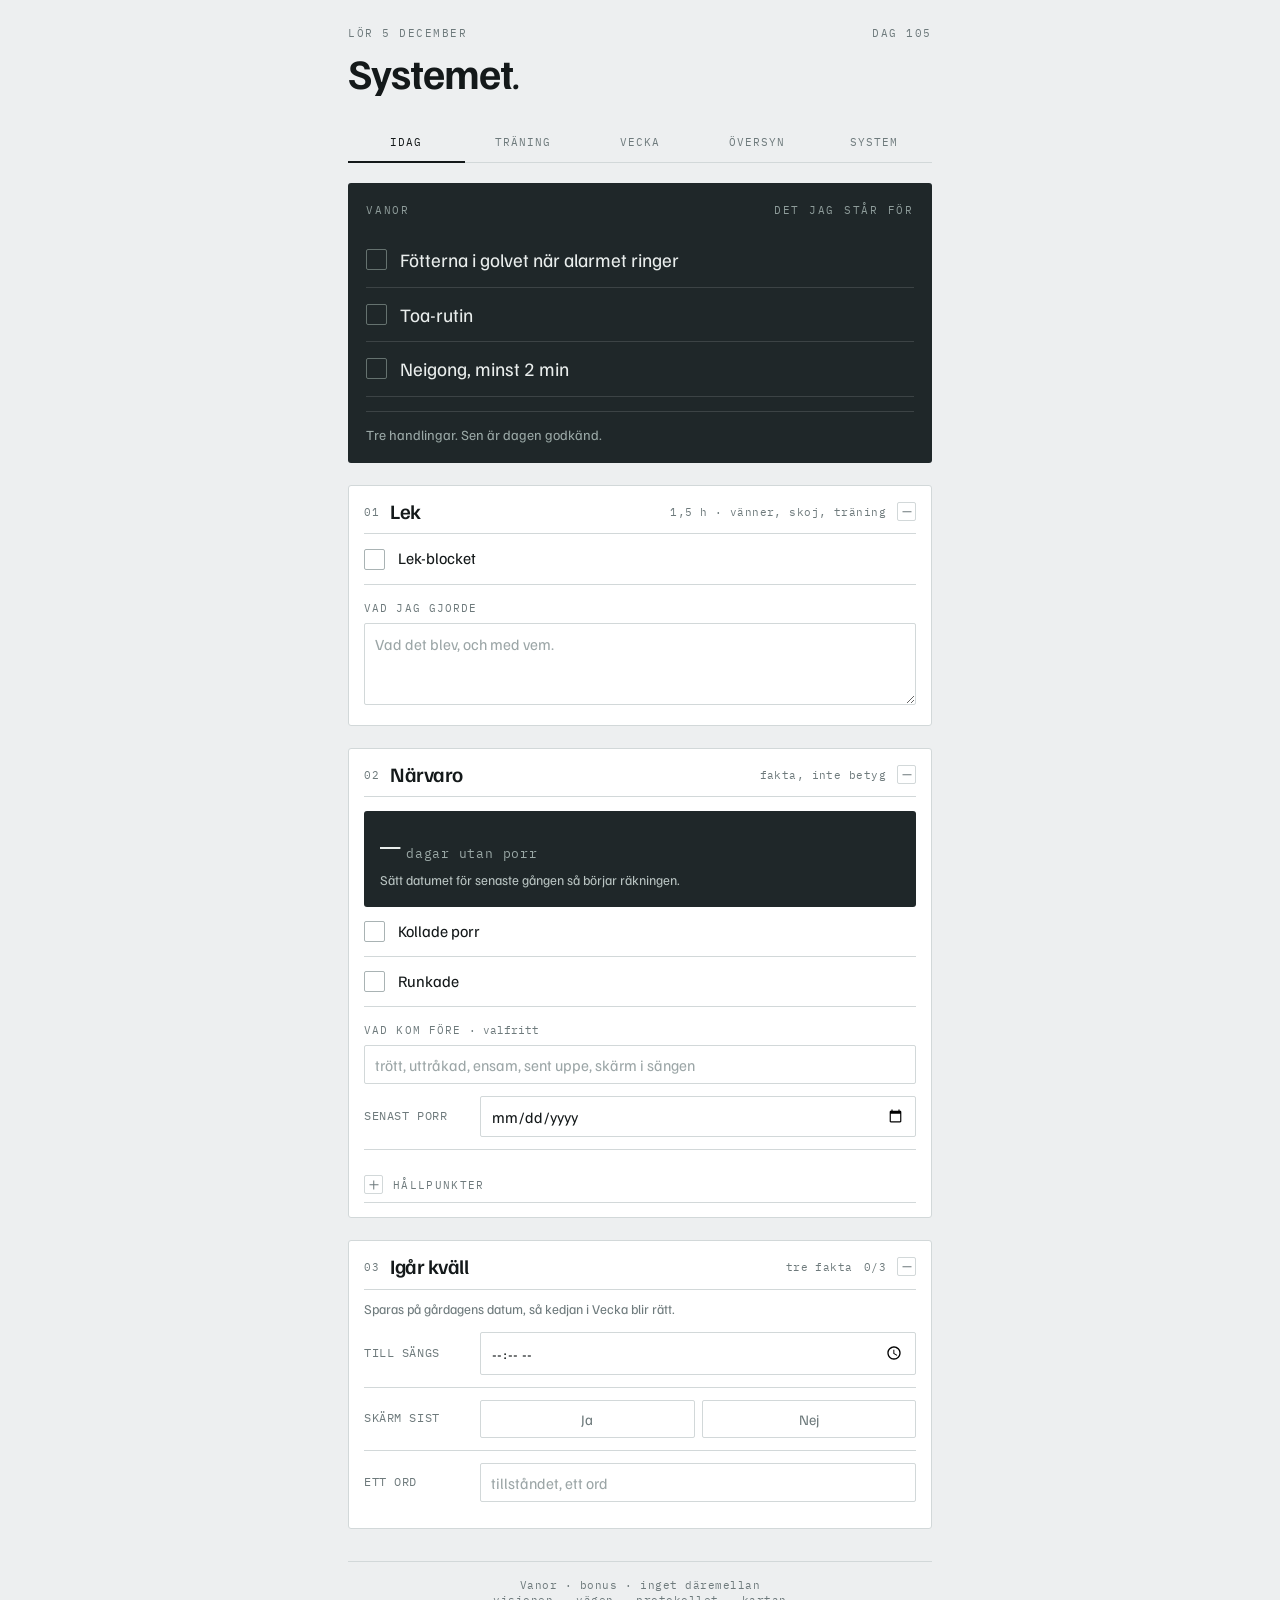
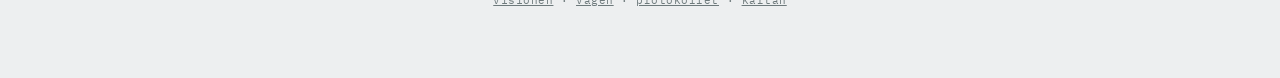
<file: index.html>
<!DOCTYPE html>
<html lang="sv">
<head>
<meta charset="utf-8">
<meta name="viewport" content="width=device-width, initial-scale=1, viewport-fit=cover">
<title>Systemet · enkel</title>
<meta name="apple-mobile-web-app-capable" content="yes">
<meta name="apple-mobile-web-app-status-bar-style" content="default">
<meta name="apple-mobile-web-app-title" content="Systemet">
<meta name="theme-color" content="#EDEFF0">
<link rel="apple-touch-icon" href="ikon-180.png">
<link rel="icon" href="ikon-180.png">
<link rel="manifest" href="manifest.json">
<link rel="preconnect" href="https://fonts.googleapis.com">
<link rel="preconnect" href="https://fonts.gstatic.com" crossorigin>
<link href="https://fonts.googleapis.com/css2?family=Familjen+Grotesk:ital,wght@0,400..700;1,400..700&family=IBM+Plex+Mono:wght@400;500&display=swap" rel="stylesheet">
<style>
:root{--paper:#EDEFF0;--ground:#1F2729;--ink:#14191A;--muted:#6E7A7C;
  --line:#D2D8D9;--pine:#2F5A4C;--pine-lit:#5FA98E}
*{box-sizing:border-box;-webkit-tap-highlight-color:transparent}
html,body{margin:0;padding:0}
body{background:var(--paper);color:var(--ink);font-family:"Familjen Grotesk",system-ui,sans-serif;
  font-size:16px;line-height:1.45;padding-bottom:60px;-webkit-font-smoothing:antialiased}
.wrap{max-width:620px;margin:0 auto;padding:0 18px}
header{padding:26px 0 12px}
.eyebrow{font-family:"IBM Plex Mono",monospace;font-size:11px;letter-spacing:.14em;text-transform:uppercase;
  color:var(--muted);display:flex;justify-content:space-between;align-items:baseline}
h1{font-size:clamp(30px,9vw,42px);line-height:.98;margin:10px 0 0;font-weight:700;letter-spacing:-.025em}
h1 em{font-style:italic;font-weight:400}
nav{display:flex;border-bottom:1px solid var(--line);margin-top:18px}
nav button{flex:1;background:none;border:0;padding:12px 2px;cursor:pointer;font-family:"IBM Plex Mono",monospace;
  font-size:11px;letter-spacing:.09em;text-transform:uppercase;color:var(--muted);
  border-bottom:2px solid transparent;margin-bottom:-1px}
nav button[aria-selected="true"]{color:var(--ink);border-bottom-color:var(--ink)}
body{transition:background-color .2s ease}
body.flik-trana nav button[aria-selected="true"]{color:#1E54C2;border-bottom-color:#1E54C2}
nav button:focus-visible{outline:2px solid var(--pine);outline-offset:-2px}

.golv{background:var(--ground);color:#E9EDEC;margin:20px 0 0;padding:20px 18px 18px;border-radius:3px;
  transition:box-shadow .35s ease}
.golv.klart{box-shadow:0 10px 0 -4px rgba(47,90,76,.55)}
.golv-lbl{font-family:"IBM Plex Mono",monospace;font-size:11px;letter-spacing:.16em;text-transform:uppercase;
  color:#8E9C9A;margin-bottom:14px;display:flex;justify-content:space-between}
.golv .item{border-color:rgba(255,255,255,.13)}
.golv .item label{color:#E9EDEC;font-size:19px}
.golv .box{border-color:#65726F}
.golv .item.on .box{background:var(--pine-lit);border-color:var(--pine-lit)}
.golv .item.on .box:after{border-color:var(--ground)}
.golv-status{margin-top:14px;padding-top:13px;border-top:1px solid rgba(255,255,255,.13);font-size:14px;color:#9AA8A6}
.golv-status.klart{color:var(--pine-lit)}
.golv-note{margin-top:8px;font-size:13.5px;color:#B9C4C2;line-height:1.4}

.block{margin-top:26px}
#tab-idag{counter-reset:blk}
#tab-idag .block{counter-increment:blk;background:#fff;border:1px solid var(--line);border-radius:3px;
  padding:0 15px 14px;margin-top:22px}
#tab-idag .block[data-open="false"]{padding-bottom:0;background:#F5F7F7}
.blk-h{display:flex;justify-content:space-between;align-items:baseline;padding-bottom:7px;
  border-bottom:1px solid var(--line);font-family:"IBM Plex Mono",monospace;font-size:11px;
  letter-spacing:.14em;text-transform:uppercase;color:var(--muted)}
button.blk-h{width:100%;background:none;border:0;border-bottom:1px solid var(--line);cursor:pointer;
  text-align:left;padding:15px 0 11px;align-items:center}
button.blk-h:focus-visible{outline:2px solid var(--pine);outline-offset:2px}
#tab-idag .block[data-open="false"] button.blk-h{border-bottom-color:transparent}
.blk-h .t{font-family:"Familjen Grotesk",sans-serif;font-size:20.5px;font-weight:600;letter-spacing:-.025em;
  text-transform:none;color:var(--ink);line-height:1.05}
#tab-idag .blk-h .t:before{content:counter(blk,decimal-leading-zero);font-family:"IBM Plex Mono",monospace;
  font-size:11px;font-weight:400;letter-spacing:.1em;color:var(--muted);margin-right:10px;vertical-align:3px}
.blk-h .meta{display:flex;align-items:center;gap:11px;flex:none}
.blk-h .note{letter-spacing:.04em;text-transform:none;font-size:11px}
.blurb{font-size:13.5px;color:var(--muted);margin:9px 0 2px;line-height:1.45}

.fold-h{display:flex;align-items:center;gap:10px;width:100%;background:none;border:0;padding:11px 0 8px;
  cursor:pointer;text-align:left;border-bottom:1px solid var(--line);font-family:"IBM Plex Mono",monospace;
  font-size:11px;letter-spacing:.12em;text-transform:uppercase;color:var(--muted)}
.pm{flex:none;width:19px;height:19px;border:1px solid var(--line);border-radius:2px;position:relative;background:#fff}
.pm:before,.pm:after{content:"";position:absolute;background:var(--muted);left:50%;top:50%;
  transform:translate(-50%,-50%)}
.pm:before{width:9px;height:1.5px}
.pm:after{width:1.5px;height:9px;transition:opacity .15s ease}
[aria-expanded="true"] .pm:after{opacity:0}
.fold-h .spc{flex:1}
.cnt{letter-spacing:.04em;text-transform:none;font-family:"IBM Plex Mono",monospace;font-size:11px;color:var(--muted)}
.fold-h:focus-visible{outline:2px solid var(--pine);outline-offset:2px}

.item{display:flex;align-items:center;gap:13px;padding:13px 0;border-bottom:1px solid var(--line);
  cursor:pointer;min-height:48px}
.item:last-child{border-bottom:0}
.box{flex:none;width:21px;height:21px;border:1.5px solid #A9B3B4;border-radius:2px;position:relative;
  transition:background .12s ease,border-color .12s ease}
.box:after{content:"";position:absolute;left:6.5px;top:2.5px;width:5px;height:10px;border:solid #fff;
  border-width:0 2px 2px 0;transform:rotate(42deg) scale(.5);opacity:0;
  transition:opacity .12s ease,transform .12s ease}
.item.on .box{background:var(--ink);border-color:var(--ink)}
.item.on .box:after{opacity:1;transform:rotate(42deg) scale(1)}
.item label{flex:1;cursor:pointer;font-size:16px}
.item.on label{color:var(--muted)}
.item:focus-visible{outline:2px solid var(--pine);outline-offset:2px}
.cap{font-family:"IBM Plex Mono",monospace;font-size:11px;color:var(--muted)}

.field{display:flex;align-items:center;gap:12px;padding:12px 0;border-bottom:1px solid var(--line)}
.field:last-child{border-bottom:0}
.field .lbl{flex:none;width:104px;font-family:"IBM Plex Mono",monospace;font-size:11.5px;letter-spacing:.05em;
  text-transform:uppercase;color:var(--muted)}
input[type=text],input[type=time],input[type=date],input[type=password],textarea{flex:1;width:100%;
  font-family:"Familjen Grotesk",sans-serif;font-size:15.5px;color:var(--ink);background:#fff;
  border:1px solid var(--line);border-radius:2px;padding:9px 10px}
textarea{resize:vertical;min-height:82px;line-height:1.45}
input:focus,textarea:focus{outline:0;border-color:var(--ink)}
input::placeholder,textarea::placeholder{color:#9CA6A7}
.obs{margin-top:16px}
.obs-l{font-family:"IBM Plex Mono",monospace;font-size:11px;letter-spacing:.1em;text-transform:uppercase;
  color:var(--muted);margin-bottom:6px}

.pair{display:flex;gap:7px;flex:1}
.pair button{flex:1;padding:9px 4px;border:1px solid var(--line);background:#fff;border-radius:2px;
  font-family:"Familjen Grotesk",sans-serif;font-size:14.5px;color:var(--muted);cursor:pointer}
.pair button[aria-pressed="true"]{background:var(--ink);border-color:var(--ink);color:#fff}

.chain{margin-top:8px;overflow-x:auto;-webkit-overflow-scrolling:touch}
table.wk{border-collapse:collapse;width:100%;min-width:400px}
table.wk th,table.wk td{font-family:"IBM Plex Mono",monospace;font-size:11px;text-align:center;padding:7px 2px;
  border-bottom:1px solid var(--line)}
table.wk th{color:var(--muted);font-weight:400;letter-spacing:.06em}
table.wk td.row-lbl,table.wk th.row-lbl{text-align:left;width:104px;color:var(--muted);letter-spacing:.04em;
  text-transform:uppercase;font-size:10px}
table.wk td.idag{background:rgba(47,90,76,.07)}
.dot{display:inline-block;width:11px;height:11px;border-radius:50%;border:1.5px solid #B4BDBE}
.dot.fill{background:var(--pine);border-color:var(--pine)}
.chain-key{font-size:12.5px;color:var(--muted);margin-top:11px;line-height:1.5}

.streck{background:var(--ground);color:#E9EDEC;border-radius:3px;padding:17px 16px;margin-top:14px}
.streck .n{font-family:"IBM Plex Mono",monospace;font-size:34px;letter-spacing:-.03em;line-height:1}
.streck .n small{font-size:13px;letter-spacing:.06em;color:#9AA8A6;margin-left:7px}
.streck .nasta{font-size:13.5px;color:#B9C4C2;margin-top:8px;line-height:1.45}
.fira{background:var(--pine);color:#fff;border-radius:3px;padding:13px 15px;margin-top:12px;font-size:15px;line-height:1.4}
.fira b{font-weight:600}
.mil{display:flex;gap:11px;padding:9px 0;border-bottom:1px solid var(--line);align-items:flex-start}
.mil:last-child{border-bottom:0}
.mil .d{font-family:"IBM Plex Mono",monospace;font-size:11px;color:var(--muted);flex:none;width:62px;padding-top:3px}
.mil .k{flex:none;width:14px;padding-top:2px;color:var(--pine)}
.mil .txt{flex:1;font-size:14px;line-height:1.45}
.mil .txt b{font-weight:600}
.mil.passerad .txt{color:var(--muted)}

.q{margin-top:20px}
.q-n{font-family:"IBM Plex Mono",monospace;font-size:11px;letter-spacing:.1em;color:var(--muted);text-transform:uppercase}
.q-t{font-size:16.5px;margin:4px 0 8px;line-height:1.35}
.btn{display:inline-block;width:100%;padding:13px;border:1px solid var(--ink);background:var(--ink);color:#fff;
  border-radius:2px;cursor:pointer;font-family:"Familjen Grotesk",sans-serif;font-size:15px}
.btn.ghost{background:none;color:var(--ink)}
.btn:active{opacity:.82}
.saved{font-family:"IBM Plex Mono",monospace;font-size:11px;color:var(--pine);text-align:center;margin-top:9px;
  min-height:15px;letter-spacing:.06em}
.princip{border-left:2px solid var(--ink);padding:2px 0 2px 14px;margin:16px 0;font-size:14.5px;line-height:1.5}
.princip b{font-weight:600}
.synkstat{margin-top:12px;padding-top:11px;border-top:1px solid var(--line);font-size:13px;
  color:var(--muted);line-height:1.5}
.synkstat b{font-weight:600;color:var(--ink)}
.logg{border:1px solid var(--line);background:#fff;border-radius:2px;padding:12px 13px;margin-top:11px}
.logg .dt{font-family:"IBM Plex Mono",monospace;font-size:10.5px;letter-spacing:.08em;color:var(--muted);
  text-transform:uppercase}
.logg p{margin:6px 0 0;font-size:14px;line-height:1.5;white-space:pre-wrap}
.hidden{display:none}
.lankknapp{display:block;margin:12px auto 0;background:none;border:0;padding:4px;cursor:pointer;font-family:"Familjen Grotesk",sans-serif;
  font-size:13px;color:var(--muted);text-decoration:underline;text-underline-offset:3px}
.err{font-size:13px;color:#8A4A3C;background:#F6E9E6;border:1px solid #E4CBC5;padding:10px 12px;border-radius:2px;
  margin-top:14px;line-height:1.45}
footer{margin-top:32px;padding-top:16px;border-top:1px solid var(--line);font-family:"IBM Plex Mono",monospace;
  font-size:10.5px;color:var(--muted);letter-spacing:.05em;text-align:center;padding-bottom:10px}
@media (prefers-reduced-motion:reduce){*{transition:none!important}}
</style>
<link rel="stylesheet" href="trana.css?v=3">
</head>
<body>
<div class="wrap">

<header>
  <div class="eyebrow"><span id="datum">—</span><span id="dagnr">—</span></div>
  <h1>Systemet<em>.</em></h1>
</header>

<nav role="tablist">
  <button role="tab" aria-selected="true" data-tab="idag">Idag</button>
  <button role="tab" aria-selected="false" data-tab="trana">Träning</button>
  <button role="tab" aria-selected="false" data-tab="vecka">Vecka</button>
  <button role="tab" aria-selected="false" data-tab="oversyn">Översyn</button>
  <button role="tab" aria-selected="false" data-tab="sys">System</button>
</nav>

<div id="fel" class="err hidden"></div>

<div id="tab-idag">

  <div class="golv" id="golvBox">
    <div class="golv-lbl"><span>Vanor</span><span>det jag står för</span></div>
    <div class="item" data-k="fotter" tabindex="0" role="checkbox" aria-checked="false">
      <span class="box"></span><label>Fötterna i golvet när alarmet ringer</label></div>
    <div class="item" data-k="toa" tabindex="0" role="checkbox" aria-checked="false">
      <span class="box"></span><label>Toa-rutin</label></div>
    <div class="item" data-k="neigong" tabindex="0" role="checkbox" aria-checked="false">
      <span class="box"></span><label>Neigong, minst 2 min</label></div>
    <div class="golv-status" id="golvStatus">Tre handlingar. Sen är dagen godkänd.</div>
    <div class="golv-note hidden" id="golvNote"></div>
  </div>

  <div class="block" data-blk="bLek">
    <button class="blk-h" data-fold="bLek" aria-expanded="true">
      <span class="t">Lek</span>
      <span class="meta"><span class="note">1,5 h · vänner, skoj, träning</span><span class="pm"></span></span></button>
    <div data-fold-body="bLek">
      <div class="item" data-k="lek" tabindex="0" role="checkbox" aria-checked="false">
        <span class="box"></span><label>Lek-blocket</label></div>
      <div class="obs"><div class="obs-l">Vad jag gjorde</div>
        <textarea id="lekVad" placeholder="Vad det blev, och med vem."></textarea></div>
    </div>
  </div>

  <div class="block" data-blk="bNarvaro">
    <button class="blk-h" data-fold="bNarvaro" aria-expanded="true">
      <span class="t">Närvaro</span>
      <span class="meta"><span class="note">fakta, inte betyg</span><span class="pm"></span></span></button>
    <div data-fold-body="bNarvaro">

      <div class="streck">
        <div class="n" id="streckN">—<small>dagar utan porr</small></div>
        <div class="nasta" id="streckNasta">Sätt datumet för senaste gången så börjar räkningen.</div>
      </div>
      <div class="fira hidden" id="fira"></div>

      <div class="item" data-k="porr" tabindex="0" role="checkbox" aria-checked="false">
        <span class="box"></span><label>Kollade porr</label></div>
      <div class="item" data-k="runk" tabindex="0" role="checkbox" aria-checked="false">
        <span class="box"></span><label>Runkade</label></div>
      <div class="field" id="narvRad"><span class="lbl">Hur</span><span class="pair">
        <button type="button" id="narvJa" aria-pressed="false">Närvarande</button>
        <button type="button" id="narvNej" aria-pressed="false">Ej närvarande</button></span></div>
      <div class="obs"><div class="obs-l">Vad kom före <span style="text-transform:none;letter-spacing:0">· valfritt</span></div>
        <input type="text" id="notering" placeholder="trött, uttråkad, ensam, sent uppe, skärm i sängen"></div>
      <div class="field"><span class="lbl">Senast porr</span><input type="date" id="porrSenast"></div>

      <button class="fold-h" data-fold="milstolpar" aria-expanded="false" style="margin-top:14px">
        <span class="pm"></span><span class="spc">Hållpunkter</span><span class="cnt" id="cntMil"></span></button>
      <div data-fold-body="milstolpar" class="hidden">
        <div id="milLista"></div>
        <div class="blurb" style="margin-top:12px">Det som cirkulerar som exakta veckoscheman över dopaminreceptorer
          är inte belagt hos människor. Det som är väl beskrivet är att sug, sömn och humör förändras över veckor,
          och att hållpunkter hjälper. Siffrorna här är något att fira, inte hjärnavbildning.</div>
      </div>
    </div>
  </div>

  <div class="block" data-blk="bFakta">
    <button class="blk-h" data-fold="bFakta" aria-expanded="true">
      <span class="t">Igår kväll</span>
      <span class="meta"><span class="note">tre fakta</span>
        <span class="cnt" id="cntFakta"></span><span class="pm"></span></span></button>
    <div data-fold-body="bFakta">
      <div class="blurb">Sparas på gårdagens datum, så kedjan i Vecka blir rätt.</div>
      <div class="field"><span class="lbl">Till sängs</span><input type="time" id="sang"></div>
      <div class="field"><span class="lbl">Skärm sist</span><span class="pair">
        <button type="button" id="skarmJa" aria-pressed="false">Ja</button>
        <button type="button" id="skarmNej" aria-pressed="false">Nej</button></span></div>
      <div class="field"><span class="lbl">Ett ord</span>
        <input type="text" id="ord" maxlength="24" placeholder="tillståndet, ett ord"></div>
    </div>
  </div>
</div>

<div id="tab-trana" class="hidden"></div>

<div id="tab-vecka" class="hidden">
  <div class="block" style="margin-top:22px">
    <div class="blk-h"><span>Kedjan</span><span class="note">kväll → morgon</span></div>
    <div class="blurb">Den enda korrelationen som betyder något just nu: vad kvällen gjorde med fötterna i golvet.</div>
    <div class="chain"><table class="wk" id="kedja"></table></div>
    <div class="chain-key">Fylld prick = gjort. Tom = inte gjort. Punkt = ingen data den dagen.</div>
  </div>
</div>

<div id="tab-oversyn" class="hidden">
  <div class="block" style="margin-top:22px">
    <div class="blk-h"><span>Översyn</span><span class="note" id="nastaText">—</span></div>
    <div class="blurb">Var fjortonde dag. Den enda platsen där något ändras — inte i stunden, inte en trög morgon.</div>

    <div class="q"><div class="q-n">01 · Hur gick det</div>
      <div class="q-t">Vad hände de här två veckorna?</div>
      <textarea id="o1" placeholder="Beskriv, betygsätt inte. Vad gjordes, vad gled, vad var lättare än väntat."></textarea></div>

    <div class="q"><div class="q-n">02 · Justering</div>
      <div class="q-t">Vad ska justeras, och hur testar du det?</div>
      <textarea id="o2" placeholder="Exempel: varannan morgon glömde jag borsta tänderna → jag lägger en påminnelse på telefonen kl 07:00 och testar en vecka.&#10;&#10;En justering i taget. Den ska vara en konkret handling, inte en föresats."></textarea>
      <div class="field" style="margin-top:10px"><span class="lbl">Testar till</span><input type="date" id="oTest"></div></div>

    <div class="q"><div class="q-n">03 · Lägga till</div>
      <div class="q-t">Ska något nytt in?</div>
      <textarea id="o3" placeholder="En ny vana i taget, under två minuter, staplad på ett befintligt ankare. Eller: nej, inget den här gången — det är ett lika bra svar."></textarea></div>

    <div class="princip"><b>Missen är information om en designbrist, inte en dom över dig.</b>
      Snoozet visade sig vara en vana utan definierad minsta handling. Leta efter samma sak här.</div>

    <div class="field" style="margin-top:16px"><span class="lbl">Nästa översyn</span><input type="date" id="nastaDatum"></div>
    <button class="btn" id="sparaOversyn" style="margin-top:14px">Spara översyn</button>
    <div class="saved" id="oSaved"></div>
  </div>

  <div class="block">
    <button class="fold-h" data-fold="logg" aria-expanded="false">
      <span class="pm"></span><span class="spc">Tidigare översyner</span><span class="cnt" id="cntLogg"></span></button>
    <div data-fold-body="logg" class="hidden"><div id="loggLista"></div></div>
  </div>
</div>

<div id="tab-sys" class="hidden">
  <div class="block" style="margin-top:22px">
    <div class="blk-h"><span>Principerna</span></div>
    <div class="princip"><b>Två kategorier, aldrig tre.</b> Allt är antingen en vana med en definierad minsta
      handling, eller äkta bonus. Så fort något känns som ett krav utan minsta handling — ge det en, eller släpp det.</div>
    <div class="princip"><b>Observera dagligen, ändra varannan vecka.</b> En dag är brus. Mönster syns först över tid.</div>
    <div class="princip"><b>Missa aldrig två gånger.</b> En dag är data. Två i rad är en riktning.</div>
  </div>

  <div class="block">
    <div class="blk-h"><span>Synk</span><span class="note">telefon ↔ dator</span></div>
    <div class="blurb">Fyll i samma adress och lösenord på varje enhet en gång. Sedan synkar appen av sig själv —
      ändringar slås ihop fält för fält, så inget behöver laddas upp eller ner. Datan krypteras här innan den skickas
      till din egen Google Drive, och lösenordet lämnar aldrig enheten. Lämnar du fälten tomma sparas allt bara lokalt.</div>
    <div class="field"><span class="lbl">Adress</span><input type="text" id="synkUrl" placeholder="https://script.google.com/macros/s/…/exec"></div>
    <div class="field"><span class="lbl">Lösenord</span><input type="password" id="synkFras" placeholder="samma på alla enheter"></div>
    <button class="btn ghost" id="synkNu" style="margin-top:12px">Synka nu</button>
    <div class="saved" id="synkSaved"></div>
    <div class="synkstat" id="synkStat"></div>
    <button class="lankknapp" id="synkErsatt">Fel i molnkopian? Ersätt den med den här enheten</button>
  </div>

  <div class="block">
    <div class="blk-h"><span>Inställningar</span></div>
    <div class="field"><span class="lbl">Dag 1 var</span><input type="date" id="startDatum"></div>
    <button class="btn ghost" id="sparaInst" style="margin-top:12px">Spara inställningar</button>
    <div class="saved" id="instSaved"></div>
  </div>

  <div class="block">
    <div class="blk-h"><span>Backup</span><span class="note">på den här enheten</span></div>
    <div class="blurb">CSV är för att titta på. JSON är den som kan läsas tillbaka.</div>
    <button class="btn" id="exportBtn" style="margin-top:8px">Ladda ner all data som CSV</button>
    <button class="btn ghost" id="jsonBtn" style="margin-top:8px">Ladda ner backup (JSON)</button>
    <button class="btn ghost" id="jsonImp" style="margin-top:8px">Läs tillbaka en backup</button>
    <input type="file" id="jsonFil" accept="application/json,.json" class="hidden">
    <div class="saved" id="expSaved"></div>
  </div>
</div>

<footer>Vanor · bonus · inget däremellan<br>
<a href="vision.html" style="color:var(--muted)">visionen</a> ·
<a href="vagen.html" style="color:var(--muted)">vägen</a> ·
<a href="protokoll.html" style="color:var(--muted)">protokollet</a> ·
<a href="karta.html" style="color:var(--muted)">kartan</a></footer>
</div>

<script src="trana.js?v=4"></script>
<script>
/* ---------- lagring ---------- */
const mem={},NYCK='enkel:';
const LS=(function(){try{const t=NYCK+'__probe';localStorage.setItem(t,'1');localStorage.removeItem(t);return localStorage;}catch(e){return null;}})();
const S={
  get(k){if(LS){const v=LS.getItem(NYCK+k);return v===null?null:v;}return mem[k]!==undefined?mem[k]:null;},
  set(k,v){mem[k]=v;if(LS){try{LS.setItem(NYCK+k,v);}catch(e){visaFel('Webbläsaren låter inte sidan spara.');}}else visaFel('Webbläsaren låter inte sidan spara.');},
  keys(p){if(LS){const o=[];for(let i=0;i<LS.length;i++){const k=LS.key(i);
    if(k&&k.indexOf(NYCK)===0&&k.slice(NYCK.length).indexOf(p)===0)o.push(k.slice(NYCK.length));}return o;}
    return Object.keys(mem).filter(x=>x.indexOf(p)===0);}
};
function visaFel(t){const f=document.getElementById('fel');
  f.textContent=t+' Det du skriver finns kvar på skärmen men försvinner vid omladdning. Prova ett vanligt fönster i stället för privat läge.';
  f.classList.remove('hidden');}

/* ---------- datum ---------- */
const idag=new Date();
const nk=d=>d.getFullYear()+'-'+String(d.getMonth()+1).padStart(2,'0')+'-'+String(d.getDate()).padStart(2,'0');
const IDAG=nk(idag);
const igarD=new Date(idag);igarD.setDate(igarD.getDate()-1);
const IGAR=nk(igarD);
const VD=['sön','mån','tis','ons','tor','fre','lör'];
const MN=['januari','februari','mars','april','maj','juni','juli','augusti','september','oktober','november','december'];
const dagarMellan=(a,b)=>Math.round((Date.parse(b+'T00:00:00Z')-Date.parse(a+'T00:00:00Z'))/86400000);

/* ---------- hållpunkter ---------- */
const MILSTOLPAR=[
 {d:3,t:'Tre dagar',s:'Brantast här. Sug och irritation brukar vara som mest påtagliga de första dygnen.'},
 {d:7,t:'En vecka',s:'Första riktiga hållpunkten. Sömnen är det som oftast märks först.'},
 {d:14,t:'Två veckor',s:'Impulsen kommer fortfarande. Det som brukar ändras är mellanrummet mellan impuls och handling.'},
 {d:21,t:'Tre veckor',s:'Ungefär här slutar det vara en pågående ansträngning och börjar bli en vardag.'},
 {d:30,t:'30 dagar',s:'Många beskriver en svacka runt den här punkten — lägre lust överlag, inte bara mot porr. Den brukar gå över. Det är inte ett tecken på att något gått sönder.'},
 {d:60,t:'60 dagar',s:'Tillräckligt långt för att du ska ha data: du vet nu vilka situationer som faktiskt drar.'},
 {d:90,t:'90 dagar',s:'Siffran som oftast nämns som "reboot". Den är folklore snarare än mätt neurovetenskap — men det är en bra sträcka att sikta mot.'},
 {d:180,t:'Ett halvår',s:'Här är det inte längre ett projekt.'},
 {d:365,t:'Ett år',s:''}
];

/* ---------- modell ---------- */
const TOM={fotter:false,toa:false,neigong:false,lek:false,lekVad:'',
  porr:false,runk:false,narvaro:null,notering:'',sang:'',skarm:null,ord:''};
const kopia=o=>JSON.parse(JSON.stringify(o));
let dag=kopia(TOM),igar=kopia(TOM);
let sys={start:'2026-08-23',porrSenast:'',forePorr:'',oversyn:{o1:'',o2:'',o3:'',test:''},logg:[],nasta:'',
  fold:{bLek:true,bNarvaro:true,bFakta:true,milstolpar:false,logg:false},synk:{url:'',fras:''}};
let igarVanor=null;
const esc=s=>String(s).replace(/[&<>"]/g,c=>({'&':'&amp;','<':'&lt;','>':'&gt;','"':'&quot;'}[c]));

function synkFranLank(){
  const m=(location.hash||'').match(/synk=([A-Za-z0-9_\-=]+)/);
  if(!m)return null;
  try{return atob(m[1].replace(/-/g,'+').replace(/_/g,'/'));}catch(e){return null;}}

function ladda(){
  const s=S.get('system');
  if(s){try{const q=JSON.parse(s);const f=Object.assign({},sys.fold,q.fold||{});
    sys=Object.assign(sys,q);sys.fold=f;sys.synk=Object.assign({url:'',fras:''},q.synk||{});
    if(!Array.isArray(sys.logg))sys.logg=[];}catch(e){}}
  const d=S.get('day:'+IDAG);dag=kopia(TOM);
  if(d){try{dag=Object.assign(kopia(TOM),JSON.parse(d));}catch(e){}}
  const g=S.get('day:'+IGAR);igar=kopia(TOM);
  if(g){try{igar=Object.assign(kopia(TOM),JSON.parse(g));}catch(e){}}
  igarVanor=g?!!(igar.fotter&&igar.toa&&igar.neigong):null;
  if(!sys.nasta){const n=new Date(idag);n.setDate(n.getDate()+14);sys.nasta=nk(n);}
  const franLank=synkFranLank();
  if(franLank&&franLank!==sys.synk.url){sys.synk.url=franLank;S.set('system',JSON.stringify(sys));}
  if(franLank)history.replaceState(null,'',location.pathname);
}

/* ---------- fällning ---------- */
function satt(f,open){
  const h=document.querySelector('[data-fold="'+f+'"]'),b=document.querySelector('[data-fold-body="'+f+'"]');
  if(!h||!b)return;
  h.setAttribute('aria-expanded',open?'true':'false');
  b.classList.toggle('hidden',!open);
  const blk=h.closest('.block');if(blk&&blk.dataset.blk===f)blk.dataset.open=open?'true':'false';}
document.querySelectorAll('[data-fold]').forEach(h=>{
  h.onclick=()=>{const f=h.dataset.fold,open=h.getAttribute('aria-expanded')!=='true';
    satt(f,open);sys.fold[f]=open;sparaSys(false);};});

/* ---------- sparning ---------- */
let t1=null,t2=null;
function rort(){S.set('meta',JSON.stringify({uppdaterad:Date.now()}));upptack();synkaSenare();}
function sparaDag(){clearTimeout(t1);t1=setTimeout(()=>{t1=null;S.set('day:'+IDAG,JSON.stringify(dag));rort();},250);}
function sparaIgar(){clearTimeout(t2);t2=setTimeout(()=>{t2=null;S.set('day:'+IGAR,JSON.stringify(igar));rort();},250);}
// skriver direkt det som väntar på att sparas, så synken alltid ser det senaste
function sparaPagaende(){
  if(t1){clearTimeout(t1);t1=null;S.set('day:'+IDAG,JSON.stringify(dag));}
  if(t2){clearTimeout(t2);t2=null;S.set('day:'+IGAR,JSON.stringify(igar));}}
function sparaSys(rorDatan){S.set('system',JSON.stringify(sys));if(rorDatan!==false)rort();}
function kvittera(id,t){const e=document.getElementById(id);e.textContent=t;setTimeout(()=>{if(e.textContent===t)e.textContent='';},2800);}

/* ---------- rita ---------- */
function rita(){
  const dnr=dagarMellan(sys.start,IDAG)+1;
  document.getElementById('datum').textContent=VD[idag.getDay()]+' '+idag.getDate()+' '+MN[idag.getMonth()];
  document.getElementById('dagnr').textContent=(isNaN(dnr)||dnr<1)?'':'dag '+dnr;
  document.querySelectorAll('.item[data-k]').forEach(el=>{
    const on=!!dag[el.dataset.k];el.classList.toggle('on',on);el.setAttribute('aria-checked',on?'true':'false');});
  const klart=dag.fotter&&dag.toa&&dag.neigong;
  document.getElementById('golvBox').classList.toggle('klart',klart);
  const st=document.getElementById('golvStatus');
  st.classList.toggle('klart',klart);
  st.textContent=klart?'Dagen är godkänd. Allt härifrån är bonus.':'Tre handlingar. Sen är dagen godkänd.';
  const note=document.getElementById('golvNote');
  if(igarVanor===false&&!klart){
    note.textContent='Igår blev vanorna inte gjorda. Då är idag den som räknas — missa aldrig två gånger.';
    note.classList.remove('hidden');}else note.classList.add('hidden');

  document.getElementById('lekVad').value=dag.lekVad||'';
  document.getElementById('notering').value=dag.notering||'';
  document.getElementById('narvRad').classList.toggle('hidden',!dag.runk);
  document.getElementById('narvJa').setAttribute('aria-pressed',dag.narvaro===true?'true':'false');
  document.getElementById('narvNej').setAttribute('aria-pressed',dag.narvaro===false?'true':'false');
  document.getElementById('porrSenast').value=sys.porrSenast||'';
  document.getElementById('sang').value=igar.sang||'';
  document.getElementById('ord').value=igar.ord||'';
  document.getElementById('skarmJa').setAttribute('aria-pressed',igar.skarm===true?'true':'false');
  document.getElementById('skarmNej').setAttribute('aria-pressed',igar.skarm===false?'true':'false');
  document.getElementById('cntFakta').textContent=[igar.sang,igar.skarm!=null?'x':'',igar.ord].filter(Boolean).length+'/3';
  ritaStreck();
}

function ritaStreck(){
  const n=document.getElementById('streckN'),nasta=document.getElementById('streckNasta'),
        fira=document.getElementById('fira'),lista=document.getElementById('milLista');
  let d=null;
  if(sys.porrSenast){const x=dagarMellan(sys.porrSenast,IDAG);if(!isNaN(x)&&x>=0)d=x;}
  if(d===null){
    n.innerHTML='—<small>dagar utan porr</small>';
    nasta.textContent='Sätt datumet för senaste gången så börjar räkningen.';
    fira.classList.add('hidden');
    document.getElementById('cntMil').textContent='';
  }else{
    n.innerHTML=d+'<small>'+(d===1?'dag':'dagar')+' utan porr</small>';
    const nm=MILSTOLPAR.find(m=>m.d>d);
    nasta.textContent=nm?('Nästa hållpunkt: '+nm.t.toLowerCase()+', om '+(nm.d-d)+' '+((nm.d-d)===1?'dag':'dagar')+'.')
      :'Bortom sista hållpunkten.';
    const traff=MILSTOLPAR.find(m=>m.d===d);
    if(traff){fira.innerHTML='<b>Idag: '+esc(traff.t)+'.</b> '+esc(traff.s||'Fira det.');fira.classList.remove('hidden');}
    else fira.classList.add('hidden');
    document.getElementById('cntMil').textContent=MILSTOLPAR.filter(m=>m.d<=d).length+'/'+MILSTOLPAR.length;
  }
  lista.innerHTML=MILSTOLPAR.map(m=>{
    const passerad=(d!==null&&d>=m.d);
    return '<div class="mil'+(passerad?' passerad':'')+'"><span class="d">'+m.d+' d</span>'+
      '<span class="k">'+(passerad?'✓':'')+'</span>'+
      '<span class="txt"><b>'+esc(m.t)+'</b>'+(m.s?' — '+esc(m.s):'')+'</span></div>';}).join('');
}

/* ---------- interaktion ---------- */
document.querySelectorAll('.item[data-k]').forEach(el=>{
  const v=()=>{
    const k=el.dataset.k;
    dag[k]=!dag[k];
    if(k==='porr'){
      if(dag.porr){sys.forePorr=sys.porrSenast;sys.porrSenast=IDAG;}
      else if(sys.porrSenast===IDAG){sys.porrSenast=sys.forePorr||'';}
      sparaSys();
    }
    if(k==='runk'&&!dag.runk)dag.narvaro=null;
    sparaDag();rita();};
  el.addEventListener('click',v);
  el.addEventListener('keydown',e=>{if(e.key===' '||e.key==='Enter'){e.preventDefault();v();}});});

['lekVad','notering'].forEach(id=>{
  document.getElementById(id).oninput=e=>{dag[id]=e.target.value;sparaDag();};});
document.getElementById('narvJa').onclick=()=>{dag.narvaro=dag.narvaro===true?null:true;sparaDag();rita();};
document.getElementById('narvNej').onclick=()=>{dag.narvaro=dag.narvaro===false?null:false;sparaDag();rita();};
document.getElementById('porrSenast').onchange=e=>{sys.porrSenast=e.target.value;sparaSys();ritaStreck();};
document.getElementById('sang').oninput=e=>{igar.sang=e.target.value;sparaIgar();rita();};
document.getElementById('ord').oninput=e=>{igar.ord=e.target.value;sparaIgar();rita();};
document.getElementById('skarmJa').onclick=()=>{igar.skarm=igar.skarm===true?null:true;sparaIgar();rita();};
document.getElementById('skarmNej').onclick=()=>{igar.skarm=igar.skarm===false?null:false;sparaIgar();rita();};

document.querySelectorAll('nav button').forEach(b=>{
  b.onclick=()=>{document.querySelectorAll('nav button').forEach(x=>x.setAttribute('aria-selected','false'));
    b.setAttribute('aria-selected','true');
    ['idag','trana','vecka','oversyn','sys'].forEach(t=>
      document.getElementById('tab-'+t).classList.toggle('hidden',t!==b.dataset.tab));
    document.body.classList.toggle('flik-trana',b.dataset.tab==='trana');   // Träning har egen färg
    if(b.dataset.tab==='trana'&&window.Trana)Trana.rita();
    if(b.dataset.tab==='vecka')ritaVecka();
    if(b.dataset.tab==='oversyn')ritaOversyn();
    if(b.dataset.tab==='sys')ritaSys();
    window.scrollTo(0,0);};});

/* ---------- vecka ---------- */
function ritaVecka(){
  const dagar=[];
  for(let i=6;i>=0;i--){
    const d=new Date(idag);d.setDate(d.getDate()-i);const k=nk(d);
    let data=k===IDAG?dag:(k===IGAR?igar:null);
    if(!data){const r=S.get('day:'+k);if(r){try{data=JSON.parse(r);}catch(e){}}}
    dagar.push({d,k,data});}
  const huvud='<tr><th class="row-lbl"></th>'+dagar.map(x=>
    '<th'+(x.k===IDAG?' class="idag"':'')+'>'+VD[x.d.getDay()]+'<br>'+x.d.getDate()+'</th>').join('')+'</tr>';
  const rad=(l,fn)=>'<tr><td class="row-lbl">'+l+'</td>'+dagar.map(x=>
    '<td'+(x.k===IDAG?' class="idag"':'')+'>'+(x.data?fn(x.data):'·')+'</td>').join('')+'</tr>';
  const prick=v=>'<span class="dot'+(v?' fill':'')+'"></span>';
  document.getElementById('kedja').innerHTML=huvud
    +rad('Till sängs',d=>d.sang||'·')
    +rad('Skärm sist',d=>d.skarm===true?'ja':(d.skarm===false?'nej':'·'))
    +rad('Fötterna i golvet',d=>prick(d.fotter))
    +rad('Toa-rutin',d=>prick(d.toa))
    +rad('Neigong',d=>prick(d.neigong))
    +rad('Lek',d=>prick(d.lek))
    +'<tr><td class="row-lbl">Träning</td>'+dagar.map(x=>'<td'+(x.k===IDAG?' class="idag"':'')+'>'+
      ((window.Trana&&Trana.passPa(x.k))||'—')+'</td>').join('')+'</tr>'
    +rad('Porr',d=>d.porr?'ja':'—')
    +rad('Runk',d=>d.runk?(d.narvaro===false?'ej närv':'närv'):'—')
    +rad('Ett ord',d=>d.ord?esc(d.ord):'·');
}

/* ---------- översyn ---------- */
function ritaOversyn(){
  document.getElementById('o1').value=sys.oversyn.o1||'';
  document.getElementById('o2').value=sys.oversyn.o2||'';
  document.getElementById('o3').value=sys.oversyn.o3||'';
  document.getElementById('oTest').value=sys.oversyn.test||'';
  document.getElementById('nastaDatum').value=sys.nasta||'';
  const kvar=dagarMellan(IDAG,sys.nasta);
  document.getElementById('nastaText').textContent=isNaN(kvar)?'':
    (kvar>0?kvar+' dagar kvar':(kvar===0?'idag':'försenad '+(-kvar)+' d'));
  document.getElementById('cntLogg').textContent=sys.logg.length?sys.logg.length+' st':'';
  document.getElementById('loggLista').innerHTML=sys.logg.length?sys.logg.slice().reverse().map(l=>
    '<div class="logg"><div class="dt">'+esc(l.datum)+(l.test?' · testar till '+esc(l.test):'')+'</div>'+
    (l.o1?'<p>'+esc(l.o1)+'</p>':'')+(l.o2?'<p><b>Justering:</b> '+esc(l.o2)+'</p>':'')+
    (l.o3?'<p><b>Nytt:</b> '+esc(l.o3)+'</p>':'')+'</div>').join('')
    :'<div class="blurb">Inga sparade översyner än.</div>';
}
document.getElementById('sparaOversyn').onclick=()=>{
  const o={o1:document.getElementById('o1').value,o2:document.getElementById('o2').value,
           o3:document.getElementById('o3').value,test:document.getElementById('oTest').value};
  sys.oversyn=o;
  const n=document.getElementById('nastaDatum').value;if(n)sys.nasta=n;
  if(o.o1.trim()||o.o2.trim()||o.o3.trim())
    sys.logg.push({datum:IDAG,o1:o.o1,o2:o.o2,o3:o.o3,test:o.test});
  sparaSys();ritaOversyn();kvittera('oSaved','Sparad i loggen');};

/* ---------- system ---------- */
function noteraSynk(vad,info){
  S.set('synkstatus',JSON.stringify({tid:Date.now(),vad:vad,info:info||''}));}
function tidText(t){
  const d=new Date(t);
  const idagD=nk(d)===nk(new Date());
  return (idagD?'idag':VD[d.getDay()]+' '+d.getDate()+' '+MN[d.getMonth()].slice(0,3))+' '+
    String(d.getHours()).padStart(2,'0')+':'+String(d.getMinutes()).padStart(2,'0');}

function ritaSys(){
  document.getElementById('startDatum').value=sys.start;
  document.getElementById('synkUrl').value=sys.synk.url||'';
  document.getElementById('synkFras').value=sys.synk.fras||'';
  ritaSynkStatus();
}
// Bara statusraden — fälten rörs inte, så inget du håller på att skriva skrivs över.
function ritaSynkStatus(){
  const el=document.getElementById('synkStat');if(!el)return;
  const dagar=S.keys('day:').length;
  let st=null;try{st=JSON.parse(S.get('synkstatus')||'null');}catch(e){}
  let rad='<b>'+dagar+'</b> '+(dagar===1?'dag':'dagar')+' finns i appen på den här enheten.';
  if(!sys.synk.url&&!sys.synk.fras)rad+='<br>Synken är av — allt sparas bara här.';
  else if(!sys.synk.fras)rad+='<br><b>Adressen är ifylld.</b> Skriv lösenordet så synkar appen av sig själv.';
  else if(!sys.synk.url)rad+='<br>Fyll i adressen så synkar appen av sig själv.';
  else if(st&&st.tid&&st.vad!=='fel')rad+='<br>Synkad '+tidText(st.tid)+'. Ändringar skickas och hämtas av sig själva.';
  else if(st&&st.tid&&st.info==='losen')rad+='<br><b>Kan inte läsa molnkopian</b> ('+tidText(st.tid)+
    '). Är lösenordet samma som på dina andra enheter?';
  else if(st&&st.tid)rad+='<br>Ingen kontakt med molnet '+tidText(st.tid)+
    '. Allt sparas här och skickas när nätet är tillbaka.';
  else rad+='<br>Synkar…';
  el.innerHTML=rad;
}
document.getElementById('sparaInst').onclick=()=>{
  const sd=document.getElementById('startDatum').value;if(sd)sys.start=sd;
  sparaSys();rita();kvittera('instSaved','Sparade');};

/* ---------- kryptering ---------- */
const b64=b=>{let s='';const a=new Uint8Array(b);for(let i=0;i<a.length;i++)s+=String.fromCharCode(a[i]);return btoa(s);};
const ab=s=>{const t=atob(s),a=new Uint8Array(t.length);for(let i=0;i<t.length;i++)a[i]=t.charCodeAt(i);return a;};
async function nyckel(fras,salt){
  const km=await crypto.subtle.importKey('raw',new TextEncoder().encode(fras),'PBKDF2',false,['deriveKey']);
  return crypto.subtle.deriveKey({name:'PBKDF2',salt,iterations:150000,hash:'SHA-256'},km,
    {name:'AES-GCM',length:256},false,['encrypt','decrypt']);}
// Nyckeln tar en stund att räkna fram, så den sparas i minnet medan sidan är öppen.
const nycklar=new Map();
async function nyckelFor(fras,salt64){
  const k=fras+'|'+salt64;
  if(!nycklar.has(k))nycklar.set(k,await nyckel(fras,ab(salt64)));
  return nycklar.get(k);}
let minSalt=null;
async function kryptera(txt,fras){
  if(!minSalt||minSalt.fras!==fras)minSalt={fras,s:b64(crypto.getRandomValues(new Uint8Array(16)))};
  const iv=crypto.getRandomValues(new Uint8Array(12));
  const k=await nyckelFor(fras,minSalt.s);
  const ct=await crypto.subtle.encrypt({name:'AES-GCM',iv},k,new TextEncoder().encode(txt));
  return minSalt.s+'.'+b64(iv)+'.'+b64(ct);}
async function dekryptera(str,fras){
  const p=str.split('.');if(p.length!==3)throw new Error('format');
  const k=await nyckelFor(fras,p[0]);
  const pt=await crypto.subtle.decrypt({name:'AES-GCM',iv:ab(p[1])},k,ab(p[2]));
  return new TextDecoder().decode(pt);}

/* ---------- backup ---------- */
function helaState(){
  // synk-inställningarna följer aldrig med upp — lösenordet stannar på enheten
  let sysUt=S.get('system');
  try{const q=JSON.parse(sysUt||'{}');delete q.synk;sysUt=JSON.stringify(q);}catch(e){}
  const ut={uppdaterad:Date.now(),system:sysUt,dagar:{}};
  try{const m=JSON.parse(S.get('meta')||'{}');if(m.uppdaterad)ut.uppdaterad=m.uppdaterad;}catch(e){}
  S.keys('day:').forEach(k=>{ut.dagar[k]=S.get(k);});
  const tr=S.get('trana');if(tr)ut.trana=tr;
  return ut;}
function skrivState(o){
  if(o.system){
    // fält för fält, så en delvis fil bara ändrar det den nämner
    let q=null;try{q=JSON.parse(o.system);}catch(e){}
    if(q){let lokal={};try{lokal=JSON.parse(S.get('system')||'{}');}catch(e){}
      const ny=Object.assign(lokal,q);
      ny.synk=sys.synk;              // synk-inställningarna är alltid enhetens egna
      S.set('system',JSON.stringify(ny));}
    else S.set('system',o.system);}
  for(const k in o.dagar){if(/^day:\d{4}-\d{2}-\d{2}$/.test(k))S.set(k,o.dagar[k]);}
  if(typeof o.trana==='string'){
    // träningen har egen tidsstämpel — den nyaste versionen vinner, inte den som kom sist
    const lokal=S.get('trana');
    const ny=window.Trana?Trana.valjNyast(lokal,o.trana):(lokal||o.trana);
    if(ny&&ny!==lokal)S.set('trana',ny);}
  S.set('meta',JSON.stringify({uppdaterad:o.uppdaterad||Date.now()}));}

/* ---------- synk: automatisk, fält för fält ---------- */
// Varje fält på varje dag, varje fält i System och träningen är egna "poster" med en
// tidsstämpel för när de senast ändrades. Vid synk vinner den nyaste versionen av varje
// post. Inget skrivs över i klump, så ingen enhet behöver fråga — det sker av sig självt.
// Kryssar du en vana på telefonen och skriver en anteckning på datorn samma dag blir
// båda kvar.
const SYSFALT=['start','porrSenast','forePorr','oversyn','nasta','logg'];
const SYSDEF={start:'2026-08-23',porrSenast:'',forePorr:'',oversyn:{o1:'',o2:'',o3:'',test:''},logg:[]};
const DAGNYCKEL=/^day:\d{4}-\d{2}-\d{2}$/;
const hash=s=>{let h=5381;for(let i=0;i<s.length;i++)h=((h<<5)+h+s.charCodeAt(i))|0;
  return (h>>>0).toString(36)+'.'+s.length.toString(36);};

// Ett fält som bara har sitt grundvärde räknas inte som en ändring. Annars skulle en ny
// dag på datorn (allt tomt) kunna vinna över det du kryssade i på telefonen.
function arStandard(k,v){
  const i=k.indexOf('|');
  if(i>0){const f=k.slice(i+1);return Object.prototype.hasOwnProperty.call(TOM,f)&&JSON.stringify(TOM[f])===v;}
  if(k==='sys.nasta')return true;   // räknas fram automatiskt när den saknas
  if(k.indexOf('sys.')===0){const f=k.slice(4);return Object.prototype.hasOwnProperty.call(SYSDEF,f)&&JSON.stringify(SYSDEF[f])===v;}
  return false;}

function lokalaPoster(){
  const p={};
  S.keys('day:').forEach(k=>{
    if(!DAGNYCKEL.test(k))return;
    let o=null;try{o=JSON.parse(S.get(k));}catch(e){}
    if(o&&typeof o==='object')for(const f in o)p[k+'|'+f]=JSON.stringify(o[f]);});
  const tr=S.get('trana');if(tr)p.trana=tr;
  let q={};try{q=JSON.parse(S.get('system')||'{}')||{};}catch(e){}
  SYSFALT.forEach(f=>{if(q[f]!==undefined)p['sys.'+f]=JSON.stringify(q[f]);});
  return p;}

// Jämför med de senast kända versionerna. Det som ändrats här får tidsstämpel nu.
let kanda=null;
function upptack(){
  const p=lokalaPoster(),nu=Date.now();let andrat=false;
  if(!kanda){try{kanda=JSON.parse(S.get('synkkanda')||'null');}catch(e){kanda=null;}}
  if(!kanda){
    // Första gången med automatisk synk: spara en orörd kopia av allt, och ge det som
    // redan finns tiden för den senaste ändringen på den här enheten.
    let bas=0;try{bas=JSON.parse(S.get('meta')||'{}').uppdaterad||0;}catch(e){}
    if(!S.get('fore-autosynk'))S.set('fore-autosynk',JSON.stringify(helaState()));
    kanda={};for(const k in p)kanda[k]={t:arStandard(k,p[k])?0:bas,h:hash(p[k])};
    andrat=true;
  }else{
    for(const k in p){
      const h=hash(p[k]);
      if(!kanda[k]){kanda[k]={t:arStandard(k,p[k])?0:nu,h};andrat=true;}
      else if(kanda[k].h!==h){kanda[k]={t:nu,h};andrat=true;}}
  }
  if(andrat)S.set('synkkanda',JSON.stringify(kanda));
  return p;}

// Molnkopian, både det nya formatet (med tidsstämplar) och det gamla.
function fjarrPoster(o){
  const p={},st=o.stamplar||{},bas=o.uppdaterad||0;
  const tid=(k,v)=>typeof st[k]==='number'?st[k]:(arStandard(k,v)?0:bas);
  for(const k in (o.dagar||{})){
    if(!DAGNYCKEL.test(k))continue;
    let d=null;try{d=JSON.parse(o.dagar[k]);}catch(e){}
    if(d&&typeof d==='object')for(const f in d){const kk=k+'|'+f,v=JSON.stringify(d[f]);p[kk]={v,t:tid(kk,v)};}}
  if(typeof o.trana==='string')p.trana={v:o.trana,t:tid('trana',o.trana)};
  let q=null;try{q=o.system?JSON.parse(o.system):null;}catch(e){}
  if(q)SYSFALT.forEach(f=>{if(q[f]!==undefined){const kk='sys.'+f,v=JSON.stringify(q[f]);p[kk]={v,t:tid(kk,v)};}});
  return p;}

// Samma form som förut, så att en äldre flik som ligger öppen fortfarande kan läsa den.
function byggMoln(p){
  const ut={v:2,uppdaterad:Date.now(),dagar:{},stamplar:{}},dagar={},sysUt={};
  for(const k in p){
    ut.stamplar[k]=kanda[k]?kanda[k].t:0;
    const i=k.indexOf('|');
    if(i>0){const d=k.slice(0,i);(dagar[d]=dagar[d]||{})[k.slice(i+1)]=JSON.parse(p[k]);}
    else if(k==='trana')ut.trana=p[k];
    else if(k.indexOf('sys.')===0)sysUt[k.slice(4)]=JSON.parse(p[k]);}
  for(const d in dagar)ut.dagar[d]=JSON.stringify(dagar[d]);
  ut.system=JSON.stringify(sysUt);
  return ut;}

function skrivPost(k,v){
  const i=k.indexOf('|');
  if(i>0){const d=k.slice(0,i);let o={};try{o=JSON.parse(S.get(d)||'{}')||{};}catch(e){}
    o[k.slice(i+1)]=JSON.parse(v);S.set(d,JSON.stringify(o));return;}
  if(k==='trana'){S.set('trana',v);return;}
  let q={};try{q=JSON.parse(S.get('system')||'{}')||{};}catch(e){}
  q[k.slice(4)]=JSON.parse(v);S.set('system',JSON.stringify(q));}

// Översynerna slås ihop i stället för att den ena listan vinner.
function slaIhopLogg(a,b){
  let x=[],y=[];try{x=JSON.parse(a)||[];}catch(e){}try{y=JSON.parse(b)||[];}catch(e){}
  const sett=new Set(),ut=[];
  x.concat(y).forEach(l=>{const s=JSON.stringify(l);if(!sett.has(s)){sett.add(s);ut.push(l);}});
  ut.sort((m,n)=>String(m.datum||'').localeCompare(String(n.datum||'')));
  return JSON.stringify(ut);}

// Avgör post för post vad den här enheten ska ta emot, och om molnet behöver det här.
function slaIhop(lok,fj){
  const ny={};let upp=false;
  new Set(Object.keys(lok).concat(Object.keys(fj))).forEach(k=>{
    const L=lok[k],R=fj[k],Lt=kanda[k]?kanda[k].t:0;
    if(R===undefined){upp=true;return;}
    if(L===undefined){ny[k]=R;return;}
    if(L===R.v){if(R.t>Lt)kanda[k].t=R.t;return;}
    if(k==='sys.logg'){const u=slaIhopLogg(L,R.v);if(u!==L)ny[k]={v:u,t:Math.max(Lt,R.t)};if(u!==R.v)upp=true;return;}
    if(R.t>Lt)ny[k]=R;else upp=true;});
  return {ny,upp};}

// Det som kom från molnet visas direkt — ingen omladdning.
function ritaOm(nya){
  ladda();rita();
  const vald=document.querySelector('nav button[aria-selected="true"]'),flik=vald?vald.dataset.tab:'';
  if(flik==='vecka')ritaVecka();
  const iOversyn=document.activeElement&&document.getElementById('tab-oversyn').contains(document.activeElement);
  if(flik==='oversyn'&&!iOversyn&&nya.some(k=>k.indexOf('sys.')===0))ritaOversyn();
  if(nya.indexOf('trana')>=0&&window.Trana&&Trana.lasOm)Trana.lasOm();}

function natt(url,init){
  const c=new AbortController(),t=setTimeout(()=>c.abort(),20000);
  return fetch(url,Object.assign({signal:c.signal,cache:'no-store'},init||{})).finally(()=>clearTimeout(t));}
async function skickaMoln(p){
  const data=await kryptera(JSON.stringify(byggMoln(p)),sys.synk.fras);
  let r;try{r=await natt(sys.synk.url,{method:'POST',headers:{'Content-Type':'text/plain;charset=utf-8'},
    body:JSON.stringify({data})});}catch(e){throw 'natt';}
  if(!r.ok)throw 'natt';}

let synkPagar=false,synkIgen=false,synkTimer=null;
async function synka(manuell){
  if(!sys.synk.url||!sys.synk.fras){if(manuell)synkSaknas();return;}
  if(!window.crypto||!crypto.subtle){if(manuell)kvittera('synkSaved','Kryptering kräver https');return;}
  if(synkPagar){synkIgen=true;return;}
  synkPagar=true;clearTimeout(synkTimer);
  try{
    let o=null;
    try{const j=await (await natt(sys.synk.url)).json();
      if(j&&j.data){try{o=JSON.parse(await dekryptera(j.data,sys.synk.fras));}catch(e){throw 'losen';}}
    }catch(e){throw e==='losen'?e:'natt';}
    // Härifrån till uppskicket finns ingen väntan, så inget du skriver hinner komma emellan.
    sparaPagaende();
    const lok=upptack(),{ny,upp}=slaIhop(lok,o?fjarrPoster(o):{}),nya=Object.keys(ny);
    nya.forEach(k=>{skrivPost(k,ny[k].v);kanda[k]={t:ny[k].t,h:hash(ny[k].v)};});
    S.set('synkkanda',JSON.stringify(kanda));
    if(nya.length)ritaOm(nya);
    if(upp)await skickaMoln(lokalaPoster());
    noteraSynk('ok');
    if(manuell)kvittera('synkSaved',upp||nya.length?'Synkad':'Allt var redan synkat');
  }catch(e){
    noteraSynk('fel',e==='losen'?'losen':'natt');
    if(manuell)kvittera('synkSaved',e==='losen'?'Kan inte läsa molnet — fel lösenord?':'Ingen kontakt med molnet just nu');
  }finally{
    synkPagar=false;ritaSynkStatus();
    if(synkIgen){synkIgen=false;synkaSenare(300);}
  }
}
function synkaSenare(ms){
  if(!sys.synk.url||!sys.synk.fras)return;
  clearTimeout(synkTimer);synkTimer=setTimeout(()=>synka(false),ms==null?1500:ms);}

function lasSynkFalt(){
  const u=document.getElementById('synkUrl'),f=document.getElementById('synkFras');
  if(!u||!f)return;
  const nu=u.value.trim(),nf=f.value;
  if(nu!==sys.synk.url||nf!==sys.synk.fras){sys.synk.url=nu;sys.synk.fras=nf;sparaSys(false);}}
function synkSaknas(){
  if(!sys.synk.url){kvittera('synkSaved','Fyll i adressen först');return true;}
  if(!sys.synk.fras){kvittera('synkSaved','Fyll i lösenordet först');return true;}
  return false;}

document.getElementById('synkNu').onclick=()=>{lasSynkFalt();if(!synkSaknas())synka(true);};
// Nödutgång: den här enhetens version gäller, t.ex. efter byte av lösenord.
document.getElementById('synkErsatt').onclick=async()=>{
  lasSynkFalt();if(synkSaknas())return;
  if(!confirm('Den här enhetens data blir den som gäller och ersätter det som ligger uppe. '+
    'Dina andra enheter hämtar den sedan. Fortsätta?'))return;
  sparaPagaende();
  const p=upptack(),nu=Date.now();
  for(const k in p)kanda[k]={t:nu,h:hash(p[k])};
  S.set('synkkanda',JSON.stringify(kanda));
  try{await skickaMoln(p);noteraSynk('ok');kvittera('synkSaved','Molnkopian är ersatt');}
  catch(e){kvittera('synkSaved','Kunde inte skicka upp — försök igen');}
  ritaSynkStatus();};

// Fyller du i båda fälten börjar appen synka av sig själv. Ingen knapp att komma ihåg.
let autoTimer=null,senastProvad='';
function kanskeAutoSynka(){
  const u=document.getElementById('synkUrl').value.trim(),f=document.getElementById('synkFras').value;
  if(!/^https:\/\/script\.google\.com\/macros\/s\/.+\/exec$/.test(u)||!f)return;
  const kombo=u+'|'+f;
  if(kombo===senastProvad)return;
  clearTimeout(autoTimer);
  autoTimer=setTimeout(()=>{senastProvad=kombo;lasSynkFalt();synka(false);},1200);}
['synkUrl','synkFras'].forEach(id=>{
  document.getElementById(id).addEventListener('input',kanskeAutoSynka);});

/* ---------- export ---------- */
function laddaNer(namn,innehall,typ){
  const blob=new Blob([innehall],{type:typ});
  const a=document.createElement('a');a.href=URL.createObjectURL(blob);
  a.download=namn;document.body.appendChild(a);a.click();a.remove();
  setTimeout(()=>URL.revokeObjectURL(a.href),1500);}

const KOL=[['datum','datum'],['fotter','vana_fotterna'],['toa','vana_toarutin'],['neigong','vana_neigong'],
  ['lek','lek'],['lekVad','lek_vad'],
  ['porr','porr'],['runk','runk'],['narvaro','runk_narvarande'],['notering','vad_kom_fore'],
  ['sang','till_sangs'],['skarm','skarm_sist'],['ord','ett_ord']];

document.getElementById('exportBtn').onclick=()=>{
  S.set('day:'+IDAG,JSON.stringify(dag));S.set('day:'+IGAR,JSON.stringify(igar));
  const keys=S.keys('day:').sort();
  const rader=[KOL.map(k=>k[1]).join(',')];
  keys.forEach(key=>{
    let o;try{o=JSON.parse(S.get(key));}catch(e){return;}
    o.datum=key.replace('day:','');
    rader.push(KOL.map(k=>{let v=o[k[0]];
      if(v===true)v='ja';else if(v===false)v='nej';else if(v==null)v='';
      return '"'+String(v).replace(/"/g,'""')+'"';}).join(','));});
  laddaNer('systemet-enkel-'+IDAG+'.csv',"﻿"+rader.join('\n'),'text/csv;charset=utf-8');
  kvittera('expSaved',(rader.length-1)+' dagar exporterade');};

document.getElementById('jsonBtn').onclick=()=>{
  S.set('day:'+IDAG,JSON.stringify(dag));S.set('day:'+IGAR,JSON.stringify(igar));
  const ut=helaState();ut.v=1;
  laddaNer('systemet-enkel-backup-'+IDAG+'.json',JSON.stringify(ut,null,1),'application/json');
  kvittera('expSaved',Object.keys(ut.dagar).length+' dagar säkrade');};
document.getElementById('jsonImp').onclick=()=>document.getElementById('jsonFil').click();
document.getElementById('jsonFil').onchange=e=>{
  const f=e.target.files&&e.target.files[0];e.target.value='';if(!f)return;
  const rd=new FileReader();
  rd.onload=()=>{
    let o;try{o=JSON.parse(rd.result);}catch(err){kvittera('expSaved','Filen gick inte att läsa');return;}
    if(!o||!o.dagar){kvittera('expSaved','Fel filformat');return;}
    const n=Object.keys(o.dagar).length;
    if(!confirm('Läser tillbaka '+n+' dagar. Dagar med samma datum skrivs över. Fortsätt?'))return;
    skrivState(o);kvittera('expSaved',n+' dagar inlästa — laddar om');
    setTimeout(()=>location.reload(),900);};
  rd.readAsText(f);};

/* ---------- start ---------- */
ladda();
upptack();   // tidsstämplar för det som finns, innan något hinner ändras
Object.keys(sys.fold).forEach(f=>satt(f,sys.fold[f]));
rita();ritaSys();
if(window.Trana)Trana.mount({rot:document.getElementById('tab-trana'),
  las:()=>S.get('trana'),skriv:v=>{S.set('trana',v);rort();},
  vidImport:()=>document.querySelector('nav button[data-tab="trana"]').click()});
else document.getElementById('tab-trana').innerHTML='<div class="err">Träningsdelen kunde inte laddas. Kontrollera nätet och ladda om sidan.</div>';

// Synken sköter sig själv: när appen öppnas, strax efter varje ändring, varje minut
// medan den syns, när nätet kommer tillbaka, och när du lägger undan den.
synka(false);
setInterval(()=>{if(document.visibilityState==='visible')synka(false);},60000);
window.addEventListener('online',()=>synka(false));
window.addEventListener('pagehide',()=>synka(false));
document.addEventListener('visibilitychange',()=>{
  if(document.visibilityState!=='visible'){synka(false);return;}
  if(nk(new Date())!==IDAG){location.reload();return;}   // dygnet har vänt
  synka(false);});
</script>
</body>
</html>
</file>
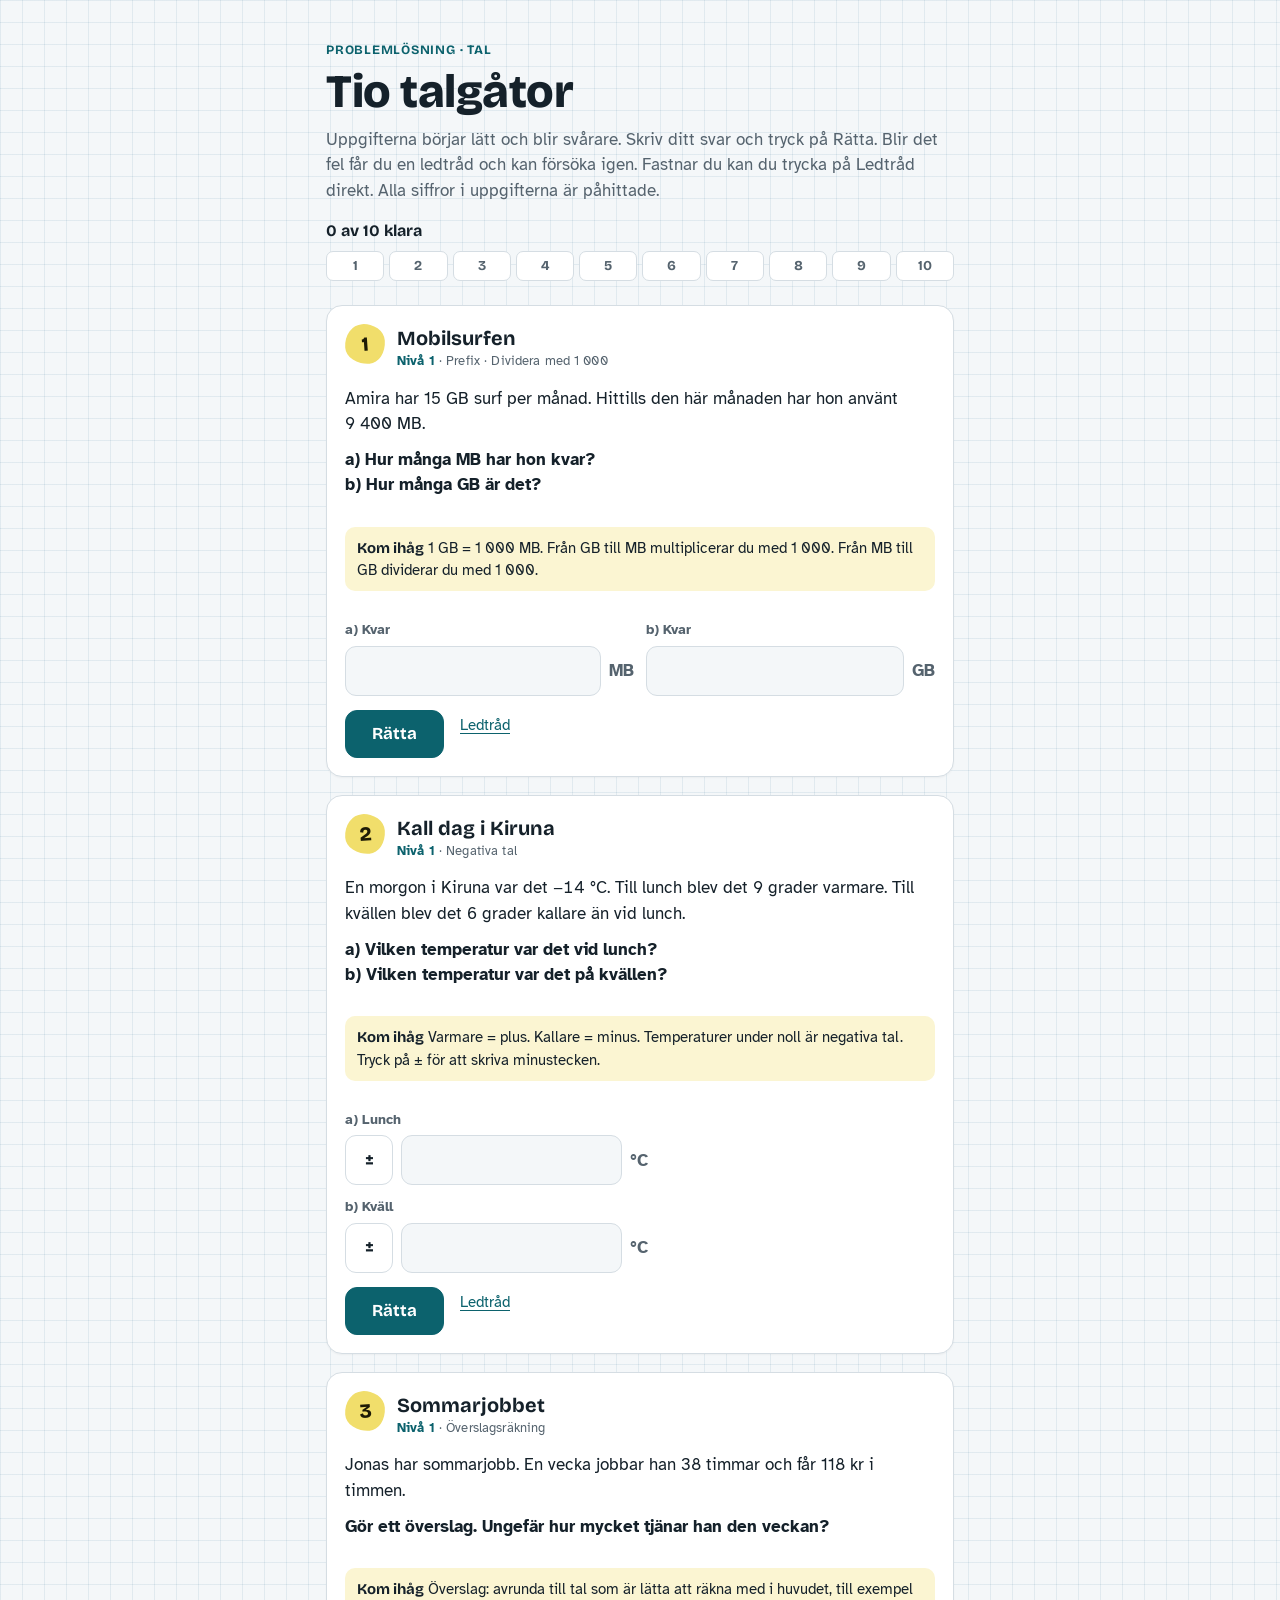
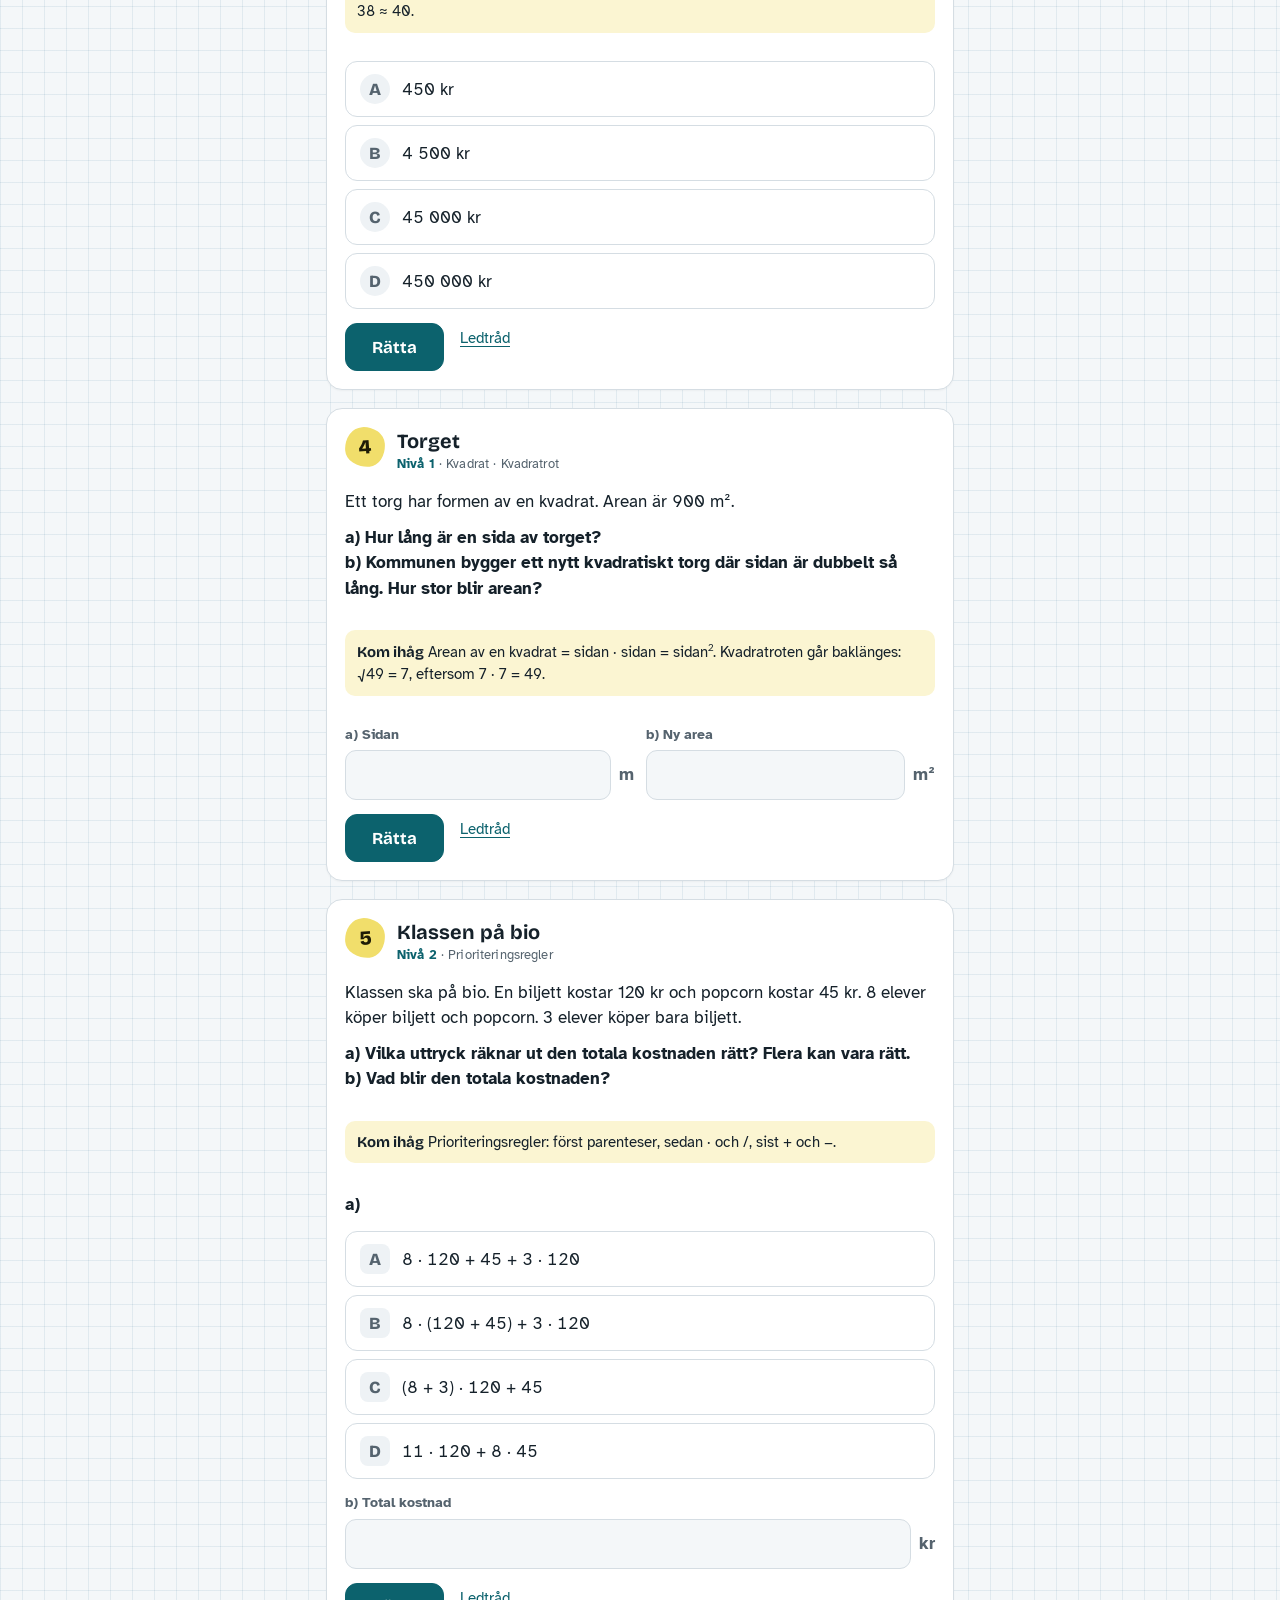
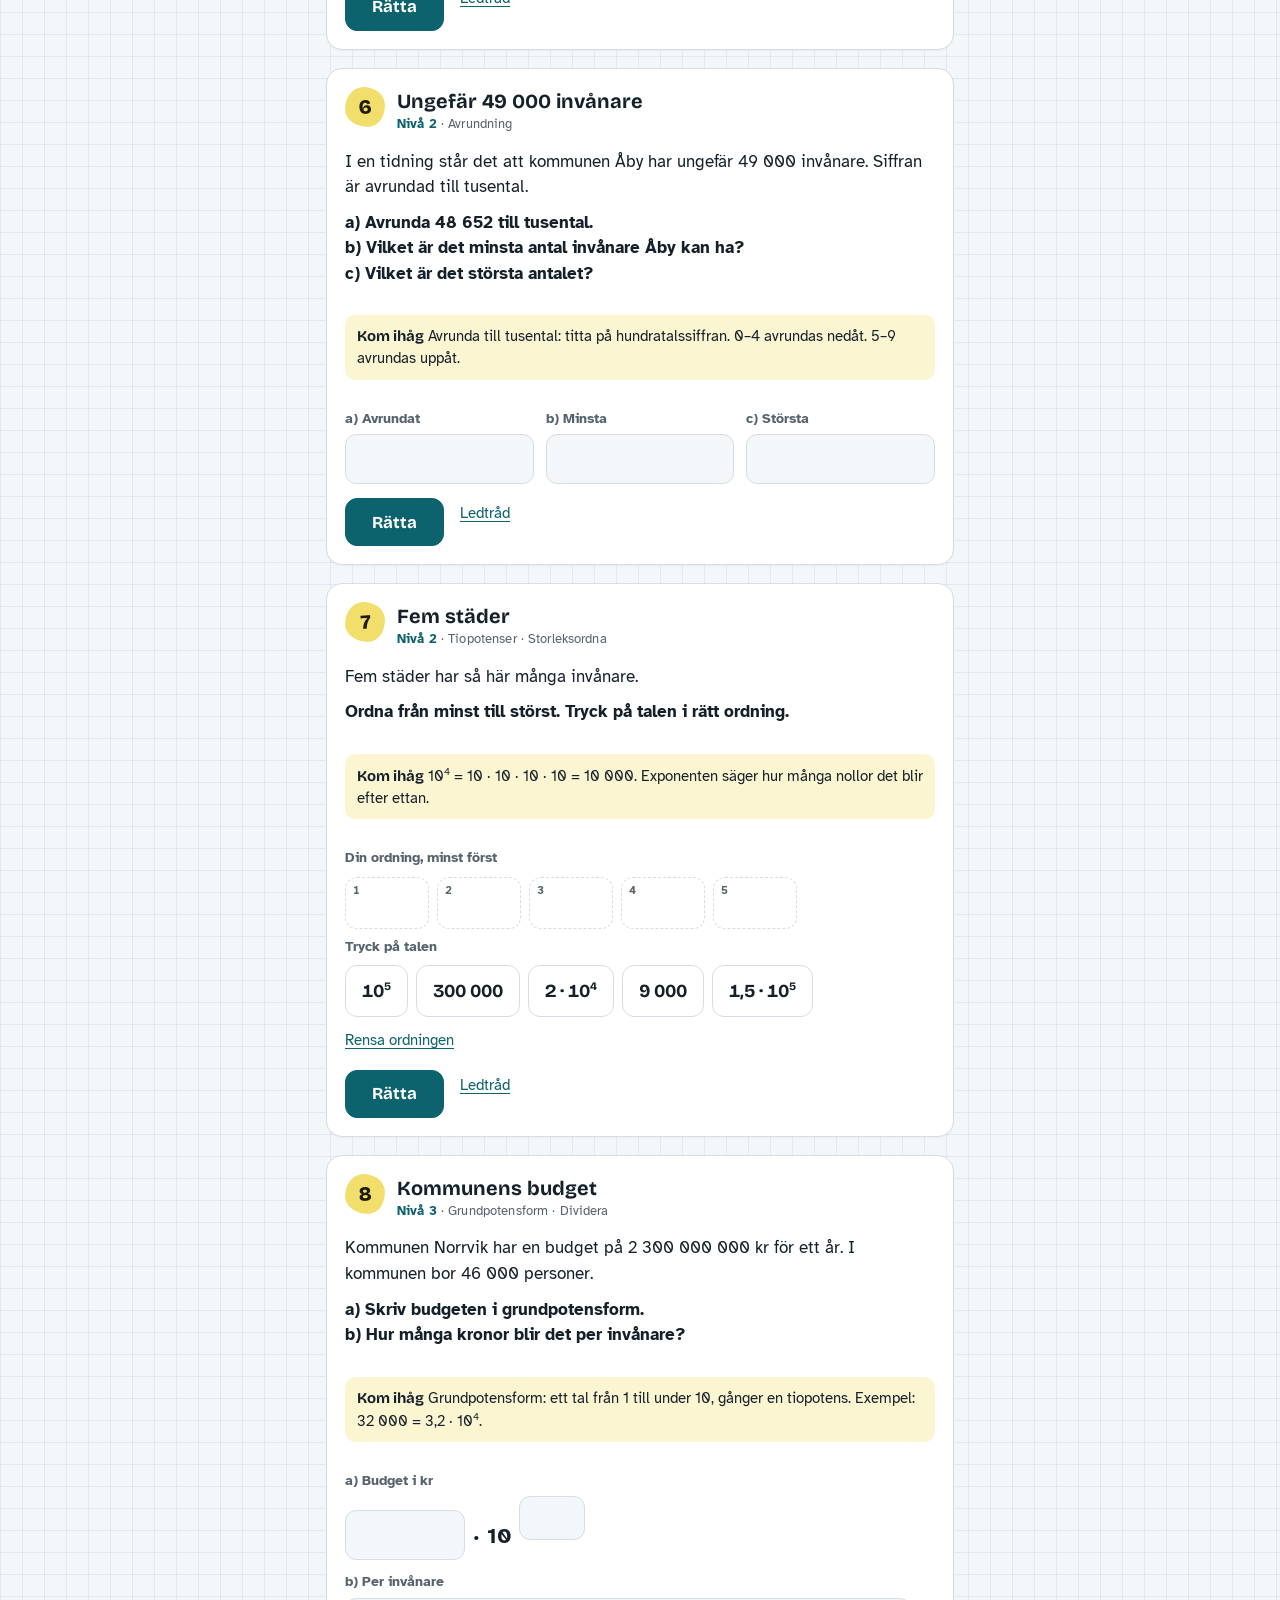
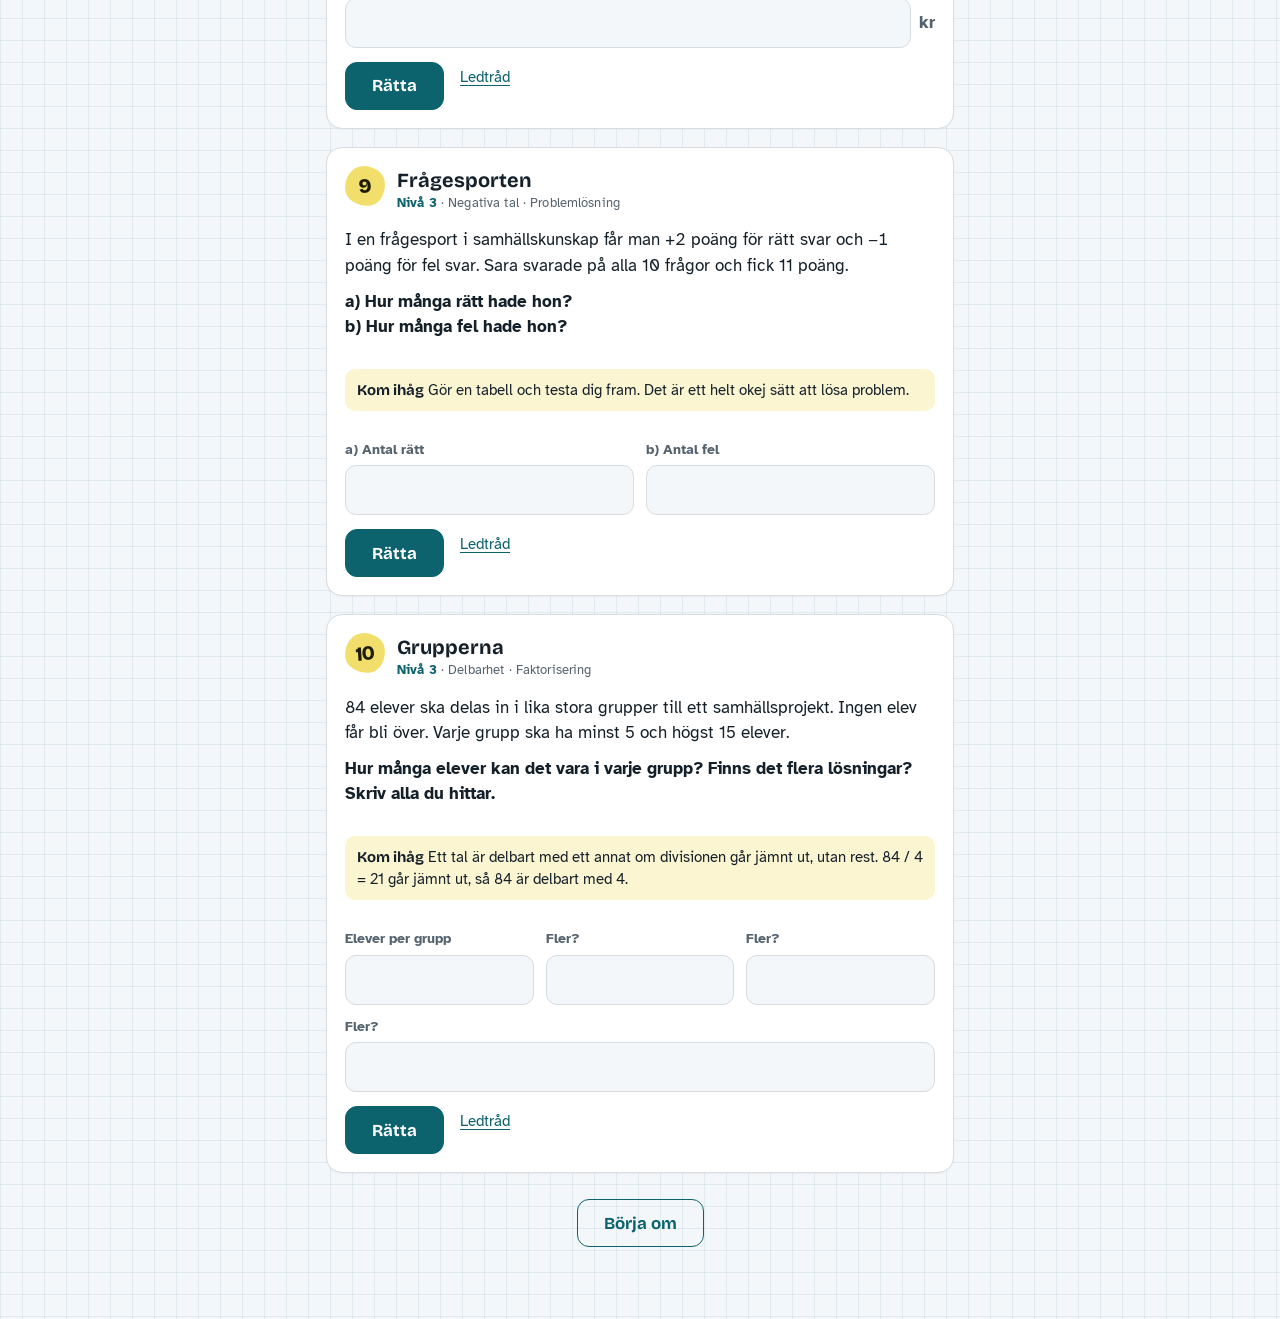
<file: matte/index.html>
<!doctype html>
<html lang="sv">
<head>
<meta charset="utf-8">
<meta name="viewport" content="width=device-width,initial-scale=1,viewport-fit=cover">
<meta name="robots" content="noindex">
<title>Tio talgåtor</title>
<link rel="preconnect" href="https://fonts.googleapis.com">
<link rel="preconnect" href="https://fonts.gstatic.com" crossorigin>
<link rel="stylesheet" href="https://fonts.googleapis.com/css2?family=Atkinson+Hyperlegible:wght@400;700&family=Bricolage+Grotesque:opsz,wght@12..96,600..800&display=swap">
<style>
/* Layout: en kolumn med uppgiftskort på rutat mattepapper, max ca 660px bred */
:root{
  --paper:#F4F7F9; --grid:rgba(31,98,135,.09); --card:#FFFFFF; --ink:#15212A; --muted:#55636E; --line:#D5DDE3;
  --accent:#0C626D; --accent-ink:#FFFFFF; --accent-soft:#E1EFF0;
  --mark:#F1DE6B; --mark-ink:#1E1B06; --mark-soft:#FBF5D2;
  --ok:#1C7042; --ok-bg:#E2F2E8; --part:#7E5200; --part-bg:#FAEED1; --bad:#9E303B; --bad-bg:#FAE4E6; --note-bg:#EEF2F5;
  --display:"Bricolage Grotesque","Atkinson Hyperlegible",system-ui,-apple-system,"Segoe UI",sans-serif;
  --body:"Atkinson Hyperlegible",system-ui,-apple-system,"Segoe UI",sans-serif;
}
@media (prefers-color-scheme: dark){
  :root:not([data-theme="light"]){
    --paper:#11181D; --grid:rgba(140,190,220,.07); --card:#1A242B; --ink:#E7EDF1; --muted:#9BA9B3; --line:#2D3B44;
    --accent:#56B9C3; --accent-ink:#082024; --accent-soft:#173438;
    --mark:#E3D065; --mark-ink:#1E1B06; --mark-soft:#2E2B17;
    --ok:#74D29C; --ok-bg:#16301F; --part:#EFC26A; --part-bg:#372B11; --bad:#F2969E; --bad-bg:#3A1D21; --note-bg:#202C34;
    color-scheme:dark;
  }
}
:root[data-theme="dark"]{
  --paper:#11181D; --grid:rgba(140,190,220,.07); --card:#1A242B; --ink:#E7EDF1; --muted:#9BA9B3; --line:#2D3B44;
  --accent:#56B9C3; --accent-ink:#082024; --accent-soft:#173438;
  --mark:#E3D065; --mark-ink:#1E1B06; --mark-soft:#2E2B17;
  --ok:#74D29C; --ok-bg:#16301F; --part:#EFC26A; --part-bg:#372B11; --bad:#F2969E; --bad-bg:#3A1D21; --note-bg:#202C34;
  color-scheme:dark;
}
*{box-sizing:border-box}
[hidden]{display:none!important}
body{
  background-color:var(--paper); color:var(--ink);
  background-image:linear-gradient(var(--grid) 1px,transparent 1px),linear-gradient(90deg,var(--grid) 1px,transparent 1px);
  background-size:22px 22px;
  font-family:var(--body); font-size:17px; line-height:1.5;
  -webkit-text-size-adjust:100%;
}
.wrap{max-width:660px; margin:0 auto; padding-left:max(16px,env(safe-area-inset-left,0px)); padding-right:max(16px,env(safe-area-inset-right,0px)); padding-block:28px 56px; display:flex; flex-direction:column; gap:18px}
.m,input,.chip,.slot{font-variant-numeric:tabular-nums}
.sr{position:absolute;width:1px;height:1px;overflow:hidden;clip:rect(0 0 0 0);white-space:nowrap}
:focus-visible{outline:3px solid var(--accent); outline-offset:2px}

.top{display:flex; flex-direction:column; gap:10px; padding-block:4px 6px}
.eyebrow{font-family:var(--display); font-weight:700; color:var(--accent); letter-spacing:.06em; text-transform:uppercase; font-size:.8rem; margin:0}
h1{font-family:var(--display); font-weight:800; font-size:clamp(2.1rem,8vw,2.9rem); line-height:1.02; margin:0; letter-spacing:-.01em; text-wrap:balance}
.intro{margin:0; color:var(--muted); max-width:58ch}
.progress{display:flex; flex-direction:column; gap:8px; margin-top:6px}
.progress-text{font-family:var(--display); font-weight:700; font-size:1rem; margin:0}
.segs{display:grid; grid-template-columns:repeat(10,1fr); gap:5px}
.seg{display:flex; align-items:center; justify-content:center; height:30px; border-radius:7px; background:var(--card); border:1.5px solid var(--line); color:var(--muted); font-family:var(--display); font-weight:700; font-size:.85rem; text-decoration:none}
.seg.right{background:var(--ok-bg); border-color:var(--ok); color:var(--ok)}
.seg.partial{border-color:var(--part); color:var(--part)}

.card{background:var(--card); border:1px solid var(--line); border-radius:16px; padding:18px; display:flex; flex-direction:column; gap:14px; scroll-margin-top:16px; box-shadow:0 1px 2px rgba(0,0,0,.04)}
.card.is-right{border-color:var(--ok)}
.head{display:flex; align-items:flex-start; gap:12px}
.num{flex:none; width:40px; height:40px; display:flex; align-items:center; justify-content:center; background:var(--mark); color:var(--mark-ink); font-family:var(--display); font-weight:800; font-size:1.25rem; border-radius:46% 54% 42% 58% / 55% 45% 55% 45%; transform:rotate(-4deg)}
.head-text{flex:1; min-width:0}
h2{font-family:var(--display); font-weight:700; font-size:1.25rem; line-height:1.2; margin:2px 0 2px; text-wrap:balance}
.tags{margin:0; font-size:.82rem; color:var(--muted); letter-spacing:.01em}
.lvl{font-weight:700; color:var(--accent)}
.done{flex:none; font-family:var(--display); font-weight:700; font-size:.8rem; color:var(--ok); background:var(--ok-bg); border-radius:999px; padding:4px 10px; margin-top:6px}
.q p{margin:0 0 .6em}
.q p:last-child{margin-bottom:0}
.ask{font-weight:700}
.remember{background:var(--mark-soft); border-radius:10px; padding:10px 12px; font-size:.93rem}
.remember b{font-family:var(--display); font-weight:700; margin-right:4px}
.remember sup,.how-body sup{font-size:.7em}

.ans{display:flex; flex-direction:column; gap:14px}
.part-label{font-weight:700; margin:0}
.fields{display:flex; flex-wrap:wrap; gap:12px}
.field{display:flex; flex-direction:column; gap:5px; flex:1 1 140px; min-width:0}
.flabel{font-size:.85rem; color:var(--muted); font-weight:700; margin:0}
.inrow{display:flex; align-items:center; gap:8px}
.unit{flex:none; font-weight:700; color:var(--muted)}
input{width:100%; min-width:0; height:50px; font:inherit; font-size:1.15rem; color:var(--ink); background:var(--paper); border:1.5px solid var(--line); border-radius:11px; padding:0 14px}
input:focus{border-color:var(--accent); outline:none; box-shadow:0 0 0 3px var(--accent-soft)}
.neg{flex:none; width:48px; height:50px; border-radius:11px; border:1.5px solid var(--line); background:var(--card); color:var(--ink); font-family:var(--display); font-weight:800; font-size:1.05rem; cursor:pointer}
.field.wide,.field.has-neg{flex-basis:100%}
.field.has-neg input{max-width:12em}
.gpf-row{display:flex; align-items:flex-start; gap:8px}
.gpf-row .gm{width:6.5em; flex:none; margin-top:14px}
.gpf-row .times{font-size:1.35rem; font-weight:700; margin-top:24px; white-space:nowrap}
.gpf-row .ge{width:3.6em; flex:none; height:44px; text-align:center; padding:0 6px}

.choices{display:flex; flex-direction:column; gap:8px}
.choice{display:flex; align-items:center; gap:12px; width:100%; text-align:left; font:inherit; color:var(--ink); background:var(--card); border:1.5px solid var(--line); border-radius:12px; padding:12px 14px; cursor:pointer}
.choice .letter{flex:none; width:30px; height:30px; border-radius:50%; display:flex; align-items:center; justify-content:center; font-family:var(--display); font-weight:800; background:var(--note-bg); color:var(--muted)}
.choice.multi .letter{border-radius:8px}
.choice[aria-checked="true"]{border-color:var(--accent); background:var(--accent-soft)}
.choice[aria-checked="true"] .letter{background:var(--accent); color:var(--accent-ink)}

.order{display:flex; flex-direction:column; gap:8px}
.slots,.pool{display:flex; flex-wrap:wrap; gap:8px}
.slot{position:relative; min-width:84px; height:52px; border-radius:12px; display:flex; align-items:center; justify-content:center; padding:0 14px 0 22px}
.slot.empty{border:1.5px dashed var(--line); background:transparent}
.pos{position:absolute; left:7px; top:4px; font-size:.7rem; font-weight:700; color:var(--muted)}
.chip{font-family:var(--display); font-weight:700; font-size:1.15rem; color:var(--ink); background:var(--card); border:1.5px solid var(--line); border-radius:12px; min-height:52px; padding:0 16px; cursor:pointer; white-space:nowrap}
.slot.chip{background:var(--accent-soft); border-color:var(--accent)}
.chip sup{font-size:.62em; line-height:0}
.pool-empty{margin:0; font-size:.88rem; color:var(--muted)}
.link-btn{align-self:flex-start; font:inherit; font-size:.95rem; color:var(--accent); background:none; border:0; padding:4px 0; text-decoration:underline; text-underline-offset:3px; cursor:pointer}

.actions{display:flex; gap:16px; flex-wrap:wrap; align-items:center}
.btn{font-family:var(--display); font-weight:700; font-size:1.05rem; height:48px; padding:0 26px; border-radius:12px; border:1.5px solid var(--accent); cursor:pointer}
.btn.primary{background:var(--accent); color:var(--accent-ink)}
.btn.ghost{background:transparent; color:var(--accent)}
.hintbox{background:var(--note-bg); border-radius:12px; padding:10px 14px; margin:0; font-size:.97rem}
.hintbox b{font-family:var(--display)}
.fb{border-radius:12px; padding:12px 14px; display:flex; flex-direction:column; gap:4px; background:var(--note-bg)}
.fb p{margin:0}
.fb-title{font-family:var(--display); font-weight:800; font-size:1.1rem}
.fb.right{background:var(--ok-bg)} .fb.right .fb-title{color:var(--ok)}
.fb.partial{background:var(--part-bg)} .fb.partial .fb-title{color:var(--part)}
.fb.wrong{background:var(--bad-bg)} .fb.wrong .fb-title{color:var(--bad)}
.fb-msg{white-space:pre-line}
.how{border-top:1px solid var(--line); padding-top:12px}
.how summary{font-family:var(--display); font-weight:700; color:var(--accent); cursor:pointer; list-style:none; display:flex; align-items:center; gap:8px; min-height:32px}
.how summary::-webkit-details-marker{display:none}
.how summary::before{content:"+"; display:inline-flex; width:22px; height:22px; align-items:center; justify-content:center; border:1.5px solid var(--accent); border-radius:6px; font-size:1rem; line-height:1}
.how[open] summary::before{content:"−"}
.how-body{padding-top:8px}
.how-body p,.how-body ol,.how-body ul{margin:0 0 .6em}
.how-body ol{padding-left:1.3em}
.how-body li{margin-bottom:.3em}
.how-body ul.plain{list-style:none; padding:0}
.how-body .tip{background:var(--note-bg); border-radius:10px; padding:10px 12px; font-size:.95rem}
.tbl{overflow-x:auto; margin:0 0 .6em}
.tbl table{border-collapse:collapse; font-variant-numeric:tabular-nums; font-size:.95rem}
.tbl th,.tbl td{border-bottom:1px solid var(--line); padding:5px 10px; text-align:right; white-space:nowrap}
.tbl th{font-size:.8rem; color:var(--muted)}
.tbl tr.hit td{background:var(--ok-bg); font-weight:700}

.finish{text-align:center; display:flex; flex-direction:column; gap:12px; align-items:center; padding-block:8px}
.finish p{margin:0}
.allDone{font-family:var(--display); font-weight:800; font-size:1.4rem; color:var(--ok)}
.confirm{display:flex; flex-direction:column; gap:10px; align-items:center}
@media (prefers-reduced-motion: no-preference){html{scroll-behavior:smooth}}
</style>
</head>
<body>

<div class="wrap">
  <header class="top">
    <p class="eyebrow">Problemlösning · Tal</p>
    <h1>Tio talgåtor</h1>
    <p class="intro">Uppgifterna börjar lätt och blir svårare. Skriv ditt svar och tryck på Rätta. Blir det fel får du en ledtråd och kan försöka igen. Fastnar du kan du trycka på Ledtråd direkt. Alla siffror i uppgifterna är påhittade.</p>
    <div class="progress">
      <p class="progress-text" id="progress-text">0 av 10 klara</p>
      <nav class="segs" id="segs" aria-label="Uppgifter"></nav>
    </div>
  </header>

  <main id="list" style="display:flex;flex-direction:column;gap:18px"></main>

  <footer class="finish">
    <p class="allDone" id="all-done" hidden>Alla tio klara. Snyggt jobbat!</p>
    <button type="button" class="btn ghost" id="reset-btn">Börja om</button>
    <div class="confirm" id="confirm" hidden>
      <p>Alla svar raderas. Vill du börja om?</p>
      <div class="actions"><button type="button" class="btn primary" id="reset-yes">Ja, börja om</button><button type="button" class="btn ghost" id="reset-no">Avbryt</button></div>
    </div>
  </footer>
</div>

<script>
// LOGIC START
const eq=(a,b)=>Math.abs(a-b)<=1e-9*Math.max(1,Math.abs(a),Math.abs(b));
const isBlank=v=>v==null||String(v).trim()==='';
function fmt(x){
  if(!isFinite(x)) return String(x);
  const neg=x<0; x=Math.abs(x);
  let s=String(Math.round(x*1e6)/1e6);
  if(s.includes('e')) s=x.toLocaleString('en-US',{useGrouping:false,maximumFractionDigits:6});
  let [i,d]=s.split('.');
  if(i.length>=4) i=i.replace(/\B(?=(\d{3})+(?!\d))/g,' ');
  return (neg?'−':'')+i+(d?','+d:'');
}
function parseNum(raw){
  if(raw==null) return NaN;
  const s=String(raw).trim().replace(/[\s   ]/g,'').replace(/[−–]/g,'-').replace(',','.');
  if(!/^-?(\d+(\.\d*)?|\.\d+)$/.test(s)) return NaN;
  return parseFloat(s);
}
const andJoin=a=>a.length<2?a.join(''):a.slice(0,-1).join(', ')+' och '+a[a.length-1];
const R=()=>({status:'right'});
const P=m=>({status:'partial',msg:m});
const W=m=>({status:'wrong',msg:m||''});
const E=m=>({status:'empty',msg:m||'Skriv ett svar först.'});

// En deluppgift med ett tal som svar
function numPart(label,raw,correct,errs){
  const pre=label?label+') ':'';
  if(isBlank(raw)) return {ok:false,blank:true,msg:pre+'Inte ifylld än.'};
  const x=parseNum(raw);
  if(isNaN(x)) return {ok:false,msg:pre+'Skriv ett tal, till exempel 12 eller 4,5.'};
  if(eq(x,correct)) return {ok:true,msg:label?pre+'Rätt!':''};
  return {ok:false,msg:pre+((errs&&errs(x))||'Inte rätt än.')};
}
function gpfPart(label,mRaw,eRaw,value,mant){
  const pre=label+') ';
  if(isBlank(mRaw)&&isBlank(eRaw)) return {ok:false,blank:true,msg:pre+'Inte ifylld än.'};
  if(isBlank(mRaw)||isBlank(eRaw)) return {ok:false,msg:pre+'Fyll i båda rutorna: talet framför och exponenten.'};
  const m=parseNum(mRaw),e=parseNum(eRaw);
  if(isNaN(m)||isNaN(e)) return {ok:false,msg:pre+'Skriv tal i båda rutorna.'};
  if(!Number.isInteger(e)) return {ok:false,msg:pre+'Exponenten ska vara ett heltal.'};
  if(eq(m*Math.pow(10,e),value)){
    if(m>=1&&m<10) return {ok:true,msg:pre+'Rätt!'};
    return {ok:false,msg:pre+'Värdet stämmer! Men i grundpotensform ska talet framför tiopotensen vara minst 1 och mindre än 10.'};
  }
  if(eq(m,mant)) return {ok:false,msg:pre+`${fmt(mant)} stämmer, men exponenten är fel. Räkna hur många steg decimaltecknet flyttas.`};
  return {ok:false,msg:pre+'Inte rätt än.'};
}
function combine(parts){
  if(parts.every(p=>p.blank)) return E();
  const okN=parts.filter(p=>p.ok).length;
  const msg=parts.map(p=>p.msg).filter(Boolean).join('\n');
  if(okN===parts.length) return R();
  return okN?P(msg):W(msg);
}
function checkList(vals,answers,why){
  const raw=vals.map(x=>String(x??'').trim()).filter(Boolean);
  if(!raw.length) return E();
  const nums=[];
  for(const r of raw){const n=parseNum(r);if(isNaN(n)||!Number.isInteger(n)) return E(`”${r}” är inte ett heltal. Skriv ett heltal i varje ruta.`);if(!nums.includes(n)) nums.push(n)}
  const found=nums.filter(n=>answers.includes(n)),wrong=nums.filter(n=>!answers.includes(n));
  const msgs=wrong.map(why);
  if(!wrong.length&&found.length===answers.length) return R();
  if(found.length===answers.length) return P([...msgs,'Ta bort det svaret. Resten stämmer, och du har hittat alla lösningar.'].join('\n'));
  if(found.length) return P([`${andJoin(found.map(fmt))} stämmer!`,...msgs,'Det finns fler lösningar att hitta.'].join('\n'));
  return W(msgs.join('\n'));
}
const roundK=n=>Math.floor((n+500)/1000)*1000;
function townPart(label,raw,target,isMin){
  const pre=label+') ';
  if(isBlank(raw)) return {ok:false,blank:true,msg:pre+'Inte ifylld än.'};
  const x=parseNum(raw);
  if(isNaN(x)) return {ok:false,msg:pre+'Skriv ett tal.'};
  if(!Number.isInteger(x)) return {ok:false,msg:pre+'Antalet invånare är ett heltal.'};
  if(x===target) return {ok:true,msg:pre+'Rätt!'};
  const r=roundK(x);
  if(r!==49000) return {ok:false,msg:pre+`${fmt(x)} avrundas till ${fmt(r)}, inte 49 000.`};
  return {ok:false,msg:pre+`${fmt(x)} avrundas till 49 000, men det finns ett ${isMin?'mindre':'större'} tal som också gör det.`};
}

const PROBLEMS=[
{id:1,level:1,title:'Mobilsurfen',tags:'Prefix · Dividera med 1 000',
 q:`<p>Amira har 15&nbsp;GB surf per månad. Hittills den här månaden har hon använt 9&nbsp;400&nbsp;MB.</p><p class="ask">a) Hur många MB har hon kvar?<br>b) Hur många GB är det?</p>`,
 remember:'1 GB = 1&nbsp;000 MB. Från GB till MB multiplicerar du med 1&nbsp;000. Från MB till GB dividerar du med 1&nbsp;000.',
 fields:[{key:'a',label:'a) Kvar',unit:'MB'},{key:'b',label:'b) Kvar',unit:'GB'}],
 hint:'Gör om 15 GB till MB först, så att båda talen har samma enhet.',
 check(v){return combine([
  numPart('a',v.a,5600,x=>eq(x,9385)?'Du drog bort 15 från 9 400. Gör först om 15 GB till MB.':eq(x,5.6)?'Det är svaret i GB. Här ska svaret vara i MB.':''),
  numPart('b',v.b,5.6,x=>eq(x,5600)?'Det är antalet MB. Dela med 1 000 för att få GB.':(eq(x,0.56)||eq(x,56)||eq(x,0.056))?'Kolla decimaltecknet. Att dela med 1 000 är att flytta decimaltecknet tre steg åt vänster.':'')
 ])},
 solution:`<ol><li>15&nbsp;GB = 15 · 1&nbsp;000&nbsp;MB = 15&nbsp;000&nbsp;MB</li><li>15&nbsp;000 − 9&nbsp;400 = 5&nbsp;600&nbsp;MB kvar</li><li>5&nbsp;600&nbsp;MB = 5&nbsp;600 / 1&nbsp;000&nbsp;GB = 5,6&nbsp;GB</li></ol><p class="tip">Dela med 1&nbsp;000: flytta decimaltecknet tre steg åt vänster. 5&nbsp;600,0 → 5,6</p>`},

{id:2,level:1,title:'Kall dag i Kiruna',tags:'Negativa tal',
 q:`<p>En morgon i Kiruna var det <span class="m">−14&nbsp;°C</span>. Till lunch blev det 9 grader varmare. Till kvällen blev det 6 grader kallare än vid lunch.</p><p class="ask">a) Vilken temperatur var det vid lunch?<br>b) Vilken temperatur var det på kvällen?</p>`,
 remember:'Varmare = plus. Kallare = minus. Temperaturer under noll är negativa tal. Tryck på ± för att skriva minustecken.',
 fields:[{key:'a',label:'a) Lunch',unit:'°C',neg:true},{key:'b',label:'b) Kväll',unit:'°C',neg:true}],
 hint:'Tänk på en termometer. Varmare betyder uppåt (+). Kallare betyder nedåt (−).',
 check(v){return combine([
  numPart('a',v.a,-5,x=>eq(x,5)?'Rätt siffra, men från −14 går du bara 9 steg uppåt på termometern. Kommer du förbi 0?':(eq(x,-23)||eq(x,23))?'Varmare betyder att temperaturen går upp. Räkna −14 + 9.':''),
  numPart('b',v.b,-11,x=>(eq(x,1)||eq(x,-1))?'Kallare betyder att temperaturen går ner. Räkna −5 − 6.':eq(x,-20)?'Utgå från temperaturen vid lunch, inte på morgonen.':eq(x,11)?'Rätt siffror, men kolla tecknet. Under noll skrivs med minus.':'')
 ])},
 solution:`<ol><li>Lunch: −14 + 9 = −5. Från −14 går du 9 steg uppåt. Du kommer inte ända upp till 0, så det blir −5&nbsp;°C.</li><li>Kväll: −5 − 6 = −11. Från −5 går du 6 steg nedåt, så det blir −11&nbsp;°C.</li></ol><p class="tip">Kontroll: −14 + 9 − 6 = −11 ✓</p>`},

{id:3,level:1,title:'Sommarjobbet',tags:'Överslagsräkning',
 q:`<p>Jonas har sommarjobb. En vecka jobbar han 38 timmar och får 118&nbsp;kr i timmen.</p><p class="ask">Gör ett överslag. Ungefär hur mycket tjänar han den veckan?</p>`,
 remember:'Överslag: avrunda till tal som är lätta att räkna med i huvudet, till exempel 38 ≈ 40.',
 options:[{label:'450 kr',why:'För lite. Redan 40 timmar · 100 kr blir 4 000 kr.'},{label:'4&nbsp;500 kr'},{label:'45&nbsp;000 kr',why:'För mycket. Överslag: 40 · 120 = 4 800 kr.'},{label:'450&nbsp;000 kr',why:'Alldeles för mycket. Överslag: 40 · 120 = 4 800 kr.'}],
 correct:[1],
 hint:'Avrunda 38 till 40 och 118 till 120. Räkna sedan 40 · 120.',
 check(v){
  if(v.choice==null) return E('Välj ett av svaren först.');
  if(v.choice===1) return R();
  return W(this.options[v.choice].why);
 },
 solution:`<ol><li>Avrunda: 38 ≈ 40 och 118 ≈ 120.</li><li>40 · 120: räkna 4 · 12 = 48 och lägg till två nollor. Det blir 4&nbsp;800.</li><li>Närmast 4&nbsp;800 är <b>4&nbsp;500&nbsp;kr</b>.</li></ol><p class="tip">Exakt: 38 · 118 = 4&nbsp;484&nbsp;kr. Överslaget hjälper dig se att svaret är ungefär 4 – 5 tusen, inte 45 tusen.</p>`},

{id:4,level:1,title:'Torget',tags:'Kvadrat · Kvadratrot',
 q:`<p>Ett torg har formen av en kvadrat. Arean är <span class="m">900&nbsp;m²</span>.</p><p class="ask">a) Hur lång är en sida av torget?<br>b) Kommunen bygger ett nytt kvadratiskt torg där sidan är dubbelt så lång. Hur stor blir arean?</p>`,
 remember:'Arean av en kvadrat = sidan · sidan = sidan<sup>2</sup>. Kvadratroten går baklänges: √49 = 7, eftersom 7 · 7 = 49.',
 fields:[{key:'a',label:'a) Sidan',unit:'m'},{key:'b',label:'b) Ny area',unit:'m²'}],
 hint:'Vilket tal gånger sig självt blir 900? Testa med tal som slutar på 0.',
 check(v){return combine([
  numPart('a',v.a,30,x=>eq(x,450)?'Du delade med 2. Sidan gånger sidan ska bli 900.':eq(x,225)?'Du delade med 4. Här är 900 arean, så sidan gånger sidan ska bli 900.':eq(x,300)?'Testa: 300 · 300 = 90 000. För stort.':eq(x,3)?'Testa: 3 · 3 = 9. För litet.':''),
  numPart('b',v.b,3600,x=>eq(x,1800)?'Arean blir mer än dubbelt så stor när sidan dubblas. Räkna ny sida · ny sida.':eq(x,60)?'Det är den nya sidan. Arean är sidan · sidan.':'')
 ])},
 solution:`<ol><li>a) √900 = 30, eftersom 30 · 30 = 900. Sidan är 30&nbsp;m.</li><li>b) Ny sida: 2 · 30 = 60&nbsp;m. Ny area: 60 · 60 = 3&nbsp;600&nbsp;m².</li></ol><p class="tip">När sidan blir dubbelt så lång blir arean fyra gånger så stor: 4 · 900 = 3&nbsp;600.</p>`},

{id:5,level:2,title:'Klassen på bio',tags:'Prioriteringsregler',
 q:`<p>Klassen ska på bio. En biljett kostar 120&nbsp;kr och popcorn kostar 45&nbsp;kr. 8 elever köper biljett och popcorn. 3 elever köper bara biljett.</p><p class="ask">a) Vilka uttryck räknar ut den totala kostnaden rätt? Flera kan vara rätt.<br>b) Vad blir den totala kostnaden?</p>`,
 remember:'Prioriteringsregler: först parenteser, sedan · och /, sist + och −.',
 options:[{label:'8 · 120 + 45 + 3 · 120',why:'A blir 1 365 kr. Där räknas popcorn bara en gång, eftersom · räknas före +.'},{label:'8 · (120 + 45) + 3 · 120'},{label:'(8 + 3) · 120 + 45',why:'C blir 1 365 kr. Där räknas popcorn också bara en gång.'},{label:'11 · 120 + 8 · 45'}],
 multi:true,correct:[1,3],
 fields:[{key:'b',label:'b) Total kostnad',unit:'kr'}],
 hint:'Räkna ut vad varje uttryck blir. Utan parenteser räknas · före +.',
 check(v){
  const sel=v.choices||[];let a;
  if(!sel.length) a={ok:false,blank:true,msg:'a) Inte ifylld än.'};
  else{
   const wrongSel=sel.filter(i=>!this.correct.includes(i)),missing=this.correct.filter(i=>!sel.includes(i));
   if(!wrongSel.length&&!missing.length) a={ok:true,msg:'a) Rätt!'};
   else{const m=wrongSel.map(i=>this.options[i].why);if(missing.length===2)m.push('Inget av de rätta uttrycken är valt än.');else if(missing.length)m.push('Det finns ett rätt uttryck till.');a={ok:false,msg:'a) '+m.join(' ')}}
  }
  return combine([a,numPart('b',v.b,1680,x=>eq(x,1365)?'Så blir det om bara en elev köper popcorn.':eq(x,1815)?'Så blir det om alla 11 köper popcorn, men bara 8 gör det.':eq(x,165)?'Det är vad en elev med popcorn betalar. Räkna med alla elever.':'')]);
 },
 solution:`<ol><li>8 elever betalar 120 + 45 = 165&nbsp;kr var: 8 · (120 + 45) = 8 · 165 = 1&nbsp;320&nbsp;kr.</li><li>3 elever betalar 120&nbsp;kr var: 3 · 120 = 360&nbsp;kr.</li><li>Totalt: 1&nbsp;320 + 360 = 1&nbsp;680&nbsp;kr.</li></ol>
 <p><b>B</b> räknar precis så. <b>D</b> räknar på ett annat sätt: alla 11 köper biljett (11 · 120 = 1&nbsp;320) och 8 köper popcorn (8 · 45 = 360). Det blir också 1&nbsp;680&nbsp;kr.</p>
 <p><b>A</b> och <b>C</b> räknar bara popcorn en gång. Utan parentes räknas · före +, så 45 multipliceras inte med 8.</p>`},

{id:6,level:2,title:'Ungefär 49 000 invånare',tags:'Avrundning',
 q:`<p>I en tidning står det att kommunen Åby har ungefär 49&nbsp;000 invånare. Siffran är avrundad till tusental.</p><p class="ask">a) Avrunda 48&nbsp;652 till tusental.<br>b) Vilket är det minsta antal invånare Åby kan ha?<br>c) Vilket är det största antalet?</p>`,
 remember:'Avrunda till tusental: titta på hundratalssiffran. 0–4 avrundas nedåt. 5–9 avrundas uppåt.',
 fields:[{key:'a',label:'a) Avrundat',mode:'numeric'},{key:'b',label:'b) Minsta',mode:'numeric'},{key:'c',label:'c) Största',mode:'numeric'}],
 hint:'Testa några tal: vad avrundas 48 499 till? 48 500? 49 499? 49 500?',
 check(v){return combine([
  numPart('a',v.a,49000,x=>eq(x,48000)?'Hundratalssiffran i 48 652 är 6. Då avrundar man uppåt.':eq(x,48700)?'Det är avrundat till hundratal. Avrunda till tusental.':eq(x,50000)?'Det är avrundat till tiotusental. Avrunda till tusental.':''),
  townPart('b',v.b,48500,true),townPart('c',v.c,49499,false)
 ])},
 solution:`<ol><li>a) Hundratalssiffran i 48&nbsp;652 är 6, så vi avrundar uppåt: 49&nbsp;000.</li><li>b) Det minsta tal som avrundas uppåt till 49&nbsp;000 har hundratalssiffran 5: 48&nbsp;500. (48&nbsp;499 avrundas nedåt till 48&nbsp;000.)</li><li>c) Det största tal som avrundas nedåt till 49&nbsp;000 är 49&nbsp;499. (49&nbsp;500 avrundas uppåt till 50&nbsp;000.)</li></ol><p class="tip">När en siffra är avrundad kan det riktiga värdet ligga en bit över eller under.</p>`},

{id:7,level:2,title:'Fem städer',tags:'Tiopotenser · Storleksordna',
 q:`<p>Fem städer har så här många invånare.</p><p class="ask">Ordna från minst till störst. Tryck på talen i rätt ordning.</p>`,
 remember:'10<sup>4</sup> = 10 · 10 · 10 · 10 = 10&nbsp;000. Exponenten säger hur många nollor det blir efter ettan.',
 items:[{label:'10<sup>5</sup>',aria:'10 upphöjt till 5',v:100000},{label:'300&nbsp;000',aria:'300 000',v:300000},{label:'2 · 10<sup>4</sup>',aria:'2 gånger 10 upphöjt till 4',v:20000},{label:'9&nbsp;000',aria:'9 000',v:9000},{label:'1,5 · 10<sup>5</sup>',aria:'1,5 gånger 10 upphöjt till 5',v:150000}],
 hint:'Skriv om alla tal som vanliga tal först. Till exempel 10⁵ = 100 000.',
 check(v){
  const o=v.order||[];
  if(o.length<this.items.length) return E('Placera alla fem talen först.');
  const right=this.items.map((_,i)=>i).sort((a,b)=>this.items[a].v-this.items[b].v);
  const k=o.filter((x,i)=>x===right[i]).length;
  return k===5?R():W(`${k} av 5 står på rätt plats.`);
 },
 solution:`<p>Skriv om alla som vanliga tal:</p><ul class="plain"><li>10<sup>5</sup> = 100&nbsp;000 (en etta och fem nollor)</li><li>2 · 10<sup>4</sup> = 2 · 10&nbsp;000 = 20&nbsp;000</li><li>1,5 · 10<sup>5</sup> = 1,5 · 100&nbsp;000 = 150&nbsp;000</li></ul><p>Ordning: 9&nbsp;000 &lt; 2 · 10<sup>4</sup> &lt; 10<sup>5</sup> &lt; 1,5 · 10<sup>5</sup> &lt; 300&nbsp;000</p>`},

{id:8,level:3,title:'Kommunens budget',tags:'Grundpotensform · Dividera',
 q:`<p>Kommunen Norrvik har en budget på 2&nbsp;300&nbsp;000&nbsp;000&nbsp;kr för ett år. I kommunen bor 46&nbsp;000 personer.</p><p class="ask">a) Skriv budgeten i grundpotensform.<br>b) Hur många kronor blir det per invånare?</p>`,
 remember:'Grundpotensform: ett tal från 1 till under 10, gånger en tiopotens. Exempel: 32&nbsp;000 = 3,2 · 10<sup>4</sup>.',
 fields:[{key:'a',label:'a) Budget i kr',type:'gpf'},{key:'b',label:'b) Per invånare',unit:'kr'}],
 hint:'a) Flytta decimaltecknet tills du får ett tal mellan 1 och 10, och räkna stegen. b) Ta bort lika många nollor från båda talen innan du delar.',
 check(v){return combine([
  gpfPart('a',v.a_m,v.a_e,2300000000,2.3),
  numPart('b',v.b,50000,x=>[5,50,500,5000,500000,5000000].some(t=>eq(x,t))?'Siffran 5 stämmer, men antalet nollor är fel. Kontrollera: 46 000 · ditt svar ska bli 2 300 000 000.':'')
 ])},
 solution:`<ol><li>a) Flytta decimaltecknet så att det blir ett tal mellan 1 och 10: 2,3. Decimaltecknet flyttades 9 steg, så 2&nbsp;300&nbsp;000&nbsp;000 = 2,3 · 10<sup>9</sup>.</li><li>b) 2&nbsp;300&nbsp;000&nbsp;000 / 46&nbsp;000. Ta bort tre nollor i båda talen (det är samma sak som att dela båda med 1&nbsp;000): 2&nbsp;300&nbsp;000 / 46.</li><li>46 · 5 = 230, så 2&nbsp;300&nbsp;000 / 46 = 50&nbsp;000.</li></ol><p>Svar: 50&nbsp;000&nbsp;kr per invånare.</p><p class="tip">Kontroll: 50&nbsp;000 · 46&nbsp;000 = 2&nbsp;300&nbsp;000&nbsp;000 ✓</p>`},

{id:9,level:3,title:'Frågesporten',tags:'Negativa tal · Problemlösning',
 q:`<p>I en frågesport i samhällskunskap får man <span class="m">+2</span> poäng för rätt svar och <span class="m">−1</span> poäng för fel svar. Sara svarade på alla 10 frågor och fick 11 poäng.</p><p class="ask">a) Hur många rätt hade hon?<br>b) Hur många fel hade hon?</p>`,
 remember:'Gör en tabell och testa dig fram. Det är ett helt okej sätt att lösa problem.',
 fields:[{key:'a',label:'a) Antal rätt',mode:'numeric'},{key:'b',label:'b) Antal fel',mode:'numeric'}],
 hint:'Testa: om hon har 6 rätt har hon 4 fel. Då blir poängen 6 · 2 − 4. Är det 11?',
 check(v){return combine([
  numPart('a',v.a,7,r=>(!Number.isInteger(r)||r<0||r>10)?'Antalet rätt måste vara ett heltal från 0 till 10.':`Med ${r} rätt och ${10-r} fel blir det ${2*r} − ${10-r} = ${fmt(3*r-10)} poäng, inte 11.`),
  numPart('b',v.b,3,x=>'Rätt och fel ska tillsammans bli 10 frågor, och poängen ska bli 11.')
 ])},
 solution:`<p>Gör en tabell. Rätt ger 2 poäng var, och varje fel drar bort 1 poäng.</p>
 <div class="tbl"><table><thead><tr><th>Rätt</th><th>Fel</th><th>Uträkning</th><th>Poäng</th></tr></thead><tbody>
 <tr><td>0</td><td>10</td><td>0 − 10</td><td>−10</td></tr>
 <tr><td>5</td><td>5</td><td>10 − 5</td><td>5</td></tr>
 <tr><td>6</td><td>4</td><td>12 − 4</td><td>8</td></tr>
 <tr class="hit"><td>7</td><td>3</td><td>14 − 3</td><td>11</td></tr>
 <tr><td>8</td><td>2</td><td>16 − 2</td><td>14</td></tr></tbody></table></div>
 <p>Svar: 7 rätt och 3 fel.</p><p class="tip">Mönster: varje gång ett fel byts mot ett rätt ökar poängen med 3. Från 5 poäng (5 rätt) behövs två byten till för att nå 11.</p>`},

{id:10,level:3,title:'Grupperna',tags:'Delbarhet · Faktorisering',
 q:`<p>84 elever ska delas in i lika stora grupper till ett samhällsprojekt. Ingen elev får bli över. Varje grupp ska ha minst 5 och högst 15 elever.</p><p class="ask">Hur många elever kan det vara i varje grupp? Finns det flera lösningar? Skriv alla du hittar.</p>`,
 remember:'Ett tal är delbart med ett annat om divisionen går jämnt ut, utan rest. 84 / 4 = 21 går jämnt ut, så 84 är delbart med 4.',
 fields:[{key:'f1',label:'Elever per grupp',mode:'numeric'},{key:'f2',label:'Fler?',mode:'numeric'},{key:'f3',label:'Fler?',mode:'numeric'},{key:'f4',label:'Fler?',mode:'numeric'}],
 hint:'Testa att dela 84 med 5, 6, 7 och så vidare upp till 15. Vilka går jämnt ut?',
 check(v){return checkList([v.f1,v.f2,v.f3,v.f4],[6,7,12,14],n=>{
  if(n<5||n>15) return `${fmt(n)} elever per grupp går inte. Det ska vara minst 5 och högst 15.`;
  const q=Math.floor(84/n),r=84%n;
  return `84 / ${n} = ${q} med rest ${r}. Då blir ${r} ${r===1?'elev':'elever'} över.`;
 })},
 solution:`<ol><li>Faktorisera 84 med ett faktorträd: 84 = 2 · 42 = 2 · 2 · 21 = 2 · 2 · 3 · 7. Alla faktorerna är primtal.</li><li>Kombinera faktorerna till tal mellan 5 och 15: 2 · 3 = 6, 7, 2 · 2 · 3 = 12 och 2 · 7 = 14.</li><li>Kontrollera: 84 / 6 = 14 grupper, 84 / 7 = 12 grupper, 84 / 12 = 7 grupper, 84 / 14 = 6 grupper.</li></ol><p>Svar: 6, 7, 12 eller 14 elever per grupp. Det finns fyra lösningar.</p><p class="tip">5, 8, 9, 10, 11, 13 och 15 går inte jämnt upp i 84.</p>`}
];
// LOGIC END

const KEY='talgator-v2';
function load(){try{const s=JSON.parse(localStorage.getItem(KEY)||'{}');return (s&&typeof s==='object')?s:{}}catch(e){return {}}}
function save(){try{localStorage.setItem(KEY,JSON.stringify(S))}catch(e){}}
let S=load();
const st=id=>S[id]||(S[id]={v:{},status:'',msg:'',tried:false,hint:false});
const list=document.getElementById('list');
const fid=(p,k)=>`u${p.id}-${k}`;
const inAttrs='autocomplete="off" autocorrect="off" spellcheck="false" enterkeyhint="done"';

function fieldHTML(p,f){
  if(f.type==='gpf') return `<div class="field wide"><span class="flabel">${f.label}</span><div class="gpf-row"><input id="${fid(p,f.key+'_m')}" class="gm" data-key="${f.key}_m" inputmode="decimal" ${inAttrs} aria-label="${f.label}, talet framför tiopotensen"><span class="times">· 10</span><input id="${fid(p,f.key+'_e')}" class="ge" data-key="${f.key}_e" inputmode="numeric" ${inAttrs} aria-label="${f.label}, exponent"></div></div>`;
  return `<div class="field${f.neg?' has-neg':''}"><label class="flabel" for="${fid(p,f.key)}">${f.label}</label><div class="inrow">${f.neg?`<button type="button" class="neg" data-neg="${f.key}" aria-label="Byt tecken, plus eller minus">±</button>`:''}<input id="${fid(p,f.key)}" data-key="${f.key}" inputmode="${f.mode||'decimal'}" ${inAttrs}>${f.unit?`<span class="unit">${f.unit}</span>`:''}</div></div>`;
}
function answerHTML(p){
  let h='';
  if(p.options) h+=`${p.fields?'<p class="part-label">a)</p>':''}<div class="choices" role="${p.multi?'group':'radiogroup'}" aria-label="Svarsalternativ">${p.options.map((o,i)=>`<button type="button" class="choice${p.multi?' multi':''}" role="${p.multi?'checkbox':'radio'}" aria-checked="false" data-choice="${i}"><span class="letter">${'ABCD'[i]}</span><span class="m">${o.label}</span></button>`).join('')}</div>`;
  if(p.items) h+=`<div class="order"><p class="flabel">Din ordning, minst först</p><div class="slots" data-role="slots"></div><p class="flabel">Tryck på talen</p><div class="pool" data-role="pool"></div><button type="button" class="link-btn" data-act="clear-order">Rensa ordningen</button></div>`;
  if(p.fields) h+=`<div class="fields">${p.fields.map(f=>fieldHTML(p,f)).join('')}</div>`;
  return h;
}

function buildCard(p){
  const art=document.createElement('article');
  art.className='card';art.id='u'+p.id;
  art.innerHTML=`<header class="head"><span class="num" aria-hidden="true">${p.id}</span><div class="head-text"><h2><span class="sr">Uppgift ${p.id}: </span>${p.title}</h2><p class="tags"><span class="lvl">Nivå ${p.level}</span> · ${p.tags}</p></div><span class="done" hidden>Klar</span></header>
  <div class="q">${p.q}</div>
  <p class="remember"><b>Kom ihåg</b>${p.remember}</p>
  <div class="ans">${answerHTML(p)}</div>
  <div class="actions"><button type="button" class="btn primary" data-act="check">Rätta</button><button type="button" class="link-btn" data-act="hint">Ledtråd</button></div>
  <p class="hintbox" hidden><b>Ledtråd: </b><span class="hint-t"></span></p>
  <div class="fb" aria-live="polite" hidden><p class="fb-title"></p><p class="fb-msg"></p></div>
  <details class="how" hidden><summary>Så kan du tänka</summary><div class="how-body">${p.solution}</div></details>`;
  art.querySelector('.hint-t').textContent=p.hint;
  const s=st(p.id);
  art.querySelectorAll('input[data-key]').forEach(inp=>{
    inp.value=s.v[inp.dataset.key]??'';
    inp.addEventListener('input',()=>{s.v[inp.dataset.key]=inp.value;edited(art,p)});
    inp.addEventListener('keydown',e=>{if(e.key==='Enter'){e.preventDefault();inp.blur();doCheck(art,p)}});
  });
  art.addEventListener('click',e=>{
    const t=e.target.closest('button');if(!t||!art.contains(t)) return;
    const d=t.dataset;
    if(d.act==='check') return doCheck(art,p);
    if(d.act==='hint'){s.hint=!s.hint;save();return paint(art,p)}
    if(d.choice!=null){const i=+d.choice;if(p.multi){const c=s.v.choices=s.v.choices||[];const k=c.indexOf(i);k<0?c.push(i):c.splice(k,1)}else s.v.choice=i;return edited(art,p)}
    if(d.pick!=null){(s.v.order=s.v.order||[]).push(+d.pick);return edited(art,p)}
    if(d.slot!=null){s.v.order.splice(+d.slot,1);return edited(art,p)}
    if(d.act==='clear-order'){s.v.order=[];return edited(art,p)}
    if(d.neg){const cur=String(s.v[d.neg]||'').trim();const nv=/^[-−–]/.test(cur)?cur.replace(/^[-−–]\s*/,''):'−'+cur;s.v[d.neg]=nv;const inp=art.querySelector(`input[data-key="${d.neg}"]`);inp.value=nv;return edited(art,p)}
  });
  paint(art,p);
  return art;
}
function edited(art,p){const s=st(p.id);s.status='';s.msg='';save();paint(art,p);updateProgress()}
function doCheck(art,p){
  const s=st(p.id),res=p.check.call(p,s.v),wasRight=s.status==='right';
  s.status=res.status;s.msg=res.msg||'';
  if(res.status!=='empty') s.tried=true;
  save();paint(art,p);updateProgress();
  if(res.status==='right'&&!wasRight) art.querySelector('.how').open=true;
}
function paint(art,p){
  const s=st(p.id);
  if(p.options) art.querySelectorAll('.choice').forEach(b=>{const i=+b.dataset.choice;b.setAttribute('aria-checked',String(p.multi?(s.v.choices||[]).includes(i):s.v.choice===i))});
  if(p.items){
    const ord=s.v.order||[];
    art.querySelector('[data-role=slots]').innerHTML=p.items.map((_,k)=>{const i=ord[k];return i==null?`<span class="slot empty"><span class="pos">${k+1}</span></span>`:`<button type="button" class="slot chip" data-slot="${k}" aria-label="Plats ${k+1}: ${p.items[i].aria}. Tryck för att ta bort."><span class="pos">${k+1}</span>${p.items[i].label}</button>`}).join('');
    const left=p.items.map((_,i)=>i).filter(i=>!ord.includes(i));
    art.querySelector('[data-role=pool]').innerHTML=left.length?left.map(i=>`<button type="button" class="chip" data-pick="${i}" aria-label="${p.items[i].aria}">${p.items[i].label}</button>`).join(''):`<p class="pool-empty">Alla tal är placerade. Tryck på ett tal ovan om du vill flytta det.</p>`;
  }
  const fb=art.querySelector('.fb');
  if(!s.status) fb.hidden=true;
  else{
    fb.hidden=false;fb.className='fb '+s.status;
    const titles={right:'Rätt!',partial:'Nästan!',wrong:'Inte riktigt än',empty:''};
    const ti=fb.querySelector('.fb-title');ti.textContent=titles[s.status];ti.hidden=!titles[s.status];
    const mm=fb.querySelector('.fb-msg');mm.textContent=s.msg;mm.hidden=!s.msg;
  }
  const showHint=s.hint||s.status==='wrong';
  art.querySelector('.hintbox').hidden=!showHint||s.status==='right';
  art.querySelector('[data-act=hint]').textContent=s.hint?'Dölj ledtråd':'Ledtråd';
  art.querySelector('.how').hidden=!s.tried;
  art.querySelector('.done').hidden=s.status!=='right';
  art.classList.toggle('is-right',s.status==='right');
}
function updateProgress(){
  const n=PROBLEMS.filter(p=>st(p.id).status==='right').length;
  document.getElementById('progress-text').textContent=`${n} av 10 klara`;
  document.getElementById('segs').innerHTML=PROBLEMS.map(p=>{const s=st(p.id).status;return `<a class="seg ${s==='right'?'right':s==='partial'?'partial':''}" href="#u${p.id}" aria-label="Uppgift ${p.id}${s==='right'?', klar':''}">${p.id}</a>`}).join('');
  document.getElementById('all-done').hidden=n<10;
}
function renderAll(){list.innerHTML='';PROBLEMS.forEach(p=>list.appendChild(buildCard(p)));updateProgress()}
const resetBtn=document.getElementById('reset-btn'),confirmBox=document.getElementById('confirm');
resetBtn.addEventListener('click',()=>{confirmBox.hidden=false;resetBtn.hidden=true});
document.getElementById('reset-no').addEventListener('click',()=>{confirmBox.hidden=true;resetBtn.hidden=false});
document.getElementById('reset-yes').addEventListener('click',()=>{S={};save();confirmBox.hidden=true;resetBtn.hidden=false;renderAll();window.scrollTo(0,0)});
renderAll();
</script>
</body>
</html>
</file>
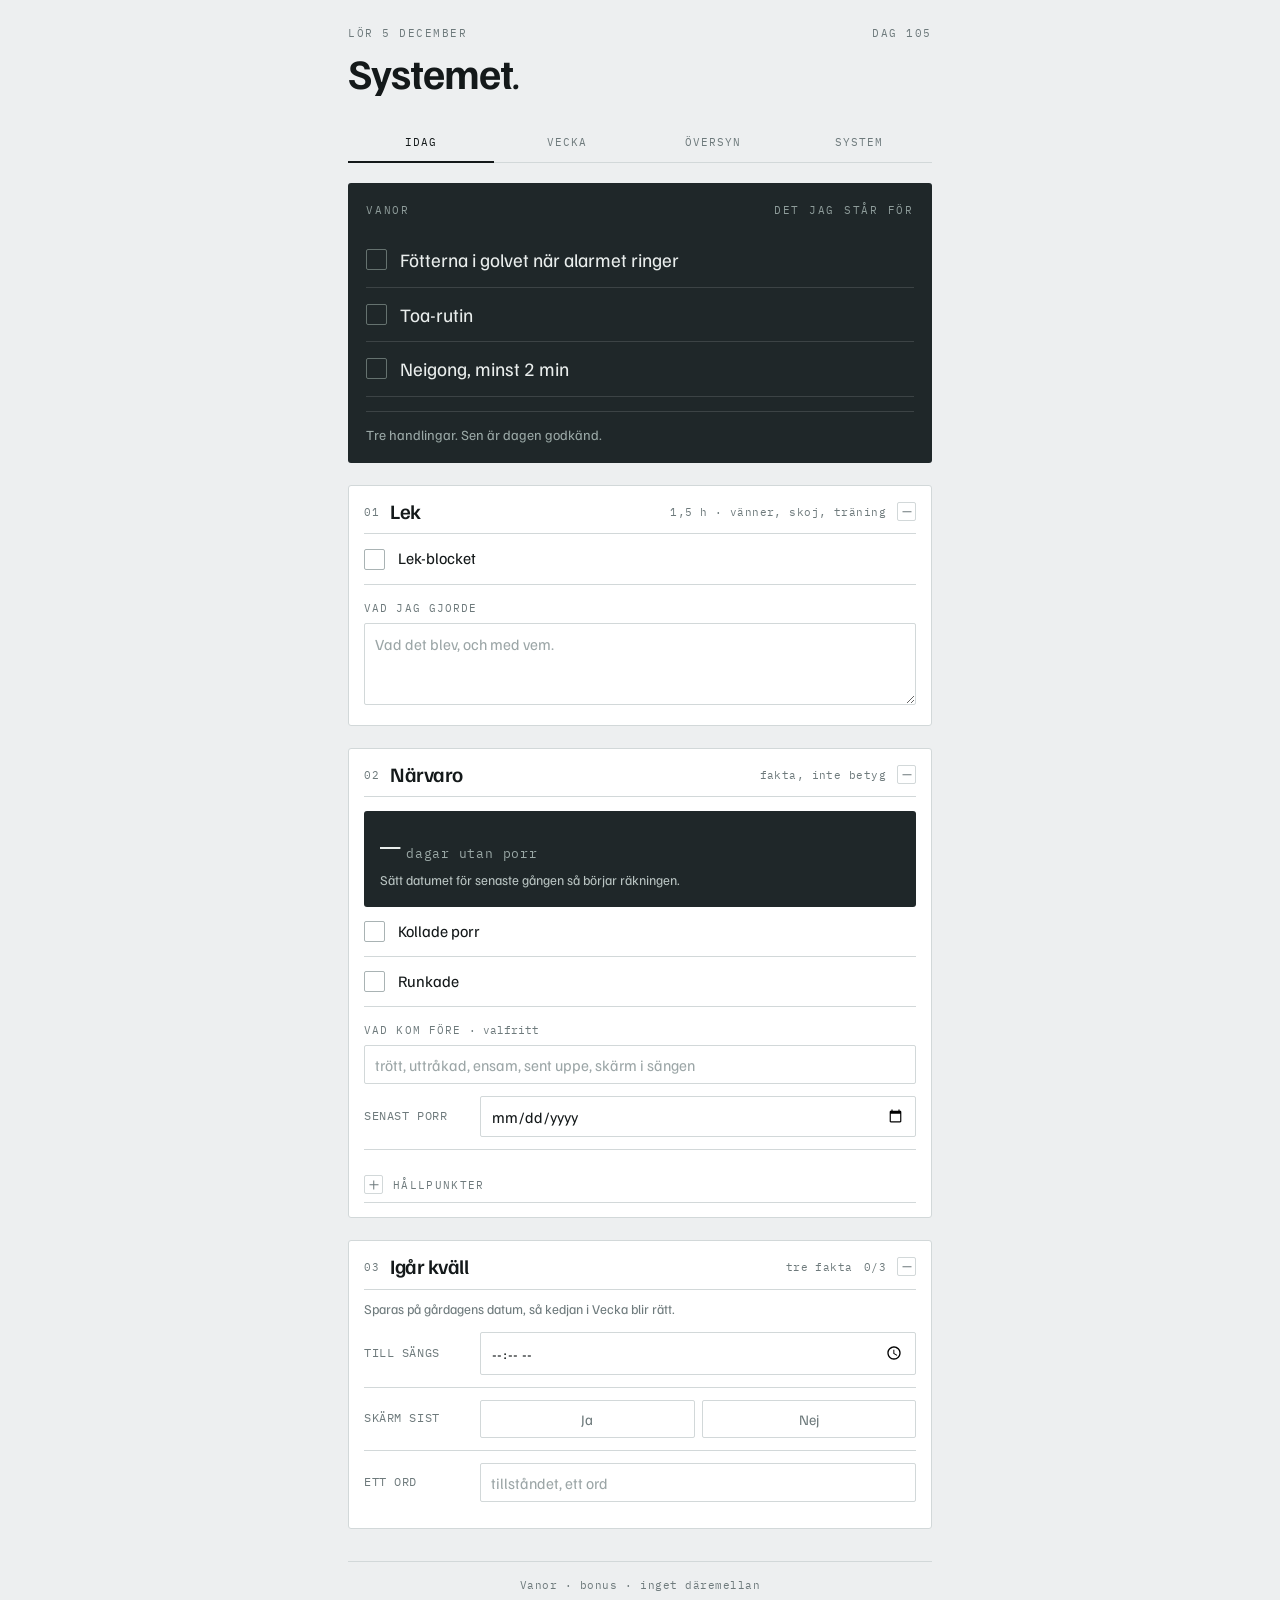
<file: enkel.html>
<!DOCTYPE html>
<html lang="sv">
<head>
<meta charset="utf-8">
<meta name="viewport" content="width=device-width, initial-scale=1, viewport-fit=cover">
<title>Systemet · enkel</title>
<link rel="preconnect" href="https://fonts.googleapis.com">
<link rel="preconnect" href="https://fonts.gstatic.com" crossorigin>
<link href="https://fonts.googleapis.com/css2?family=Familjen+Grotesk:ital,wght@0,400..700;1,400..700&family=IBM+Plex+Mono:wght@400;500&display=swap" rel="stylesheet">
<style>
:root{--paper:#EDEFF0;--ground:#1F2729;--ink:#14191A;--muted:#6E7A7C;
  --line:#D2D8D9;--pine:#2F5A4C;--pine-lit:#5FA98E}
*{box-sizing:border-box;-webkit-tap-highlight-color:transparent}
html,body{margin:0;padding:0}
body{background:var(--paper);color:var(--ink);font-family:"Familjen Grotesk",system-ui,sans-serif;
  font-size:16px;line-height:1.45;padding-bottom:60px;-webkit-font-smoothing:antialiased}
.wrap{max-width:620px;margin:0 auto;padding:0 18px}
header{padding:26px 0 12px}
.eyebrow{font-family:"IBM Plex Mono",monospace;font-size:11px;letter-spacing:.14em;text-transform:uppercase;
  color:var(--muted);display:flex;justify-content:space-between;align-items:baseline}
h1{font-size:clamp(30px,9vw,42px);line-height:.98;margin:10px 0 0;font-weight:700;letter-spacing:-.025em}
h1 em{font-style:italic;font-weight:400}
nav{display:flex;border-bottom:1px solid var(--line);margin-top:18px}
nav button{flex:1;background:none;border:0;padding:12px 2px;cursor:pointer;font-family:"IBM Plex Mono",monospace;
  font-size:11px;letter-spacing:.09em;text-transform:uppercase;color:var(--muted);
  border-bottom:2px solid transparent;margin-bottom:-1px}
nav button[aria-selected="true"]{color:var(--ink);border-bottom-color:var(--ink)}
nav button:focus-visible{outline:2px solid var(--pine);outline-offset:-2px}

.golv{background:var(--ground);color:#E9EDEC;margin:20px 0 0;padding:20px 18px 18px;border-radius:3px;
  transition:box-shadow .35s ease}
.golv.klart{box-shadow:0 10px 0 -4px rgba(47,90,76,.55)}
.golv-lbl{font-family:"IBM Plex Mono",monospace;font-size:11px;letter-spacing:.16em;text-transform:uppercase;
  color:#8E9C9A;margin-bottom:14px;display:flex;justify-content:space-between}
.golv .item{border-color:rgba(255,255,255,.13)}
.golv .item label{color:#E9EDEC;font-size:19px}
.golv .box{border-color:#65726F}
.golv .item.on .box{background:var(--pine-lit);border-color:var(--pine-lit)}
.golv .item.on .box:after{border-color:var(--ground)}
.golv-status{margin-top:14px;padding-top:13px;border-top:1px solid rgba(255,255,255,.13);font-size:14px;color:#9AA8A6}
.golv-status.klart{color:var(--pine-lit)}
.golv-note{margin-top:8px;font-size:13.5px;color:#B9C4C2;line-height:1.4}

.block{margin-top:26px}
#tab-idag{counter-reset:blk}
#tab-idag .block{counter-increment:blk;background:#fff;border:1px solid var(--line);border-radius:3px;
  padding:0 15px 14px;margin-top:22px}
#tab-idag .block[data-open="false"]{padding-bottom:0;background:#F5F7F7}
.blk-h{display:flex;justify-content:space-between;align-items:baseline;padding-bottom:7px;
  border-bottom:1px solid var(--line);font-family:"IBM Plex Mono",monospace;font-size:11px;
  letter-spacing:.14em;text-transform:uppercase;color:var(--muted)}
button.blk-h{width:100%;background:none;border:0;border-bottom:1px solid var(--line);cursor:pointer;
  text-align:left;padding:15px 0 11px;align-items:center}
button.blk-h:focus-visible{outline:2px solid var(--pine);outline-offset:2px}
#tab-idag .block[data-open="false"] button.blk-h{border-bottom-color:transparent}
.blk-h .t{font-family:"Familjen Grotesk",sans-serif;font-size:20.5px;font-weight:600;letter-spacing:-.025em;
  text-transform:none;color:var(--ink);line-height:1.05}
#tab-idag .blk-h .t:before{content:counter(blk,decimal-leading-zero);font-family:"IBM Plex Mono",monospace;
  font-size:11px;font-weight:400;letter-spacing:.1em;color:var(--muted);margin-right:10px;vertical-align:3px}
.blk-h .meta{display:flex;align-items:center;gap:11px;flex:none}
.blk-h .note{letter-spacing:.04em;text-transform:none;font-size:11px}
.blurb{font-size:13.5px;color:var(--muted);margin:9px 0 2px;line-height:1.45}

.fold-h{display:flex;align-items:center;gap:10px;width:100%;background:none;border:0;padding:11px 0 8px;
  cursor:pointer;text-align:left;border-bottom:1px solid var(--line);font-family:"IBM Plex Mono",monospace;
  font-size:11px;letter-spacing:.12em;text-transform:uppercase;color:var(--muted)}
.pm{flex:none;width:19px;height:19px;border:1px solid var(--line);border-radius:2px;position:relative;background:#fff}
.pm:before,.pm:after{content:"";position:absolute;background:var(--muted);left:50%;top:50%;
  transform:translate(-50%,-50%)}
.pm:before{width:9px;height:1.5px}
.pm:after{width:1.5px;height:9px;transition:opacity .15s ease}
[aria-expanded="true"] .pm:after{opacity:0}
.fold-h .spc{flex:1}
.cnt{letter-spacing:.04em;text-transform:none;font-family:"IBM Plex Mono",monospace;font-size:11px;color:var(--muted)}
.fold-h:focus-visible{outline:2px solid var(--pine);outline-offset:2px}

.item{display:flex;align-items:center;gap:13px;padding:13px 0;border-bottom:1px solid var(--line);
  cursor:pointer;min-height:48px}
.item:last-child{border-bottom:0}
.box{flex:none;width:21px;height:21px;border:1.5px solid #A9B3B4;border-radius:2px;position:relative;
  transition:background .12s ease,border-color .12s ease}
.box:after{content:"";position:absolute;left:6.5px;top:2.5px;width:5px;height:10px;border:solid #fff;
  border-width:0 2px 2px 0;transform:rotate(42deg) scale(.5);opacity:0;
  transition:opacity .12s ease,transform .12s ease}
.item.on .box{background:var(--ink);border-color:var(--ink)}
.item.on .box:after{opacity:1;transform:rotate(42deg) scale(1)}
.item label{flex:1;cursor:pointer;font-size:16px}
.item.on label{color:var(--muted)}
.item:focus-visible{outline:2px solid var(--pine);outline-offset:2px}
.cap{font-family:"IBM Plex Mono",monospace;font-size:11px;color:var(--muted)}

.field{display:flex;align-items:center;gap:12px;padding:12px 0;border-bottom:1px solid var(--line)}
.field:last-child{border-bottom:0}
.field .lbl{flex:none;width:104px;font-family:"IBM Plex Mono",monospace;font-size:11.5px;letter-spacing:.05em;
  text-transform:uppercase;color:var(--muted)}
input[type=text],input[type=time],input[type=date],input[type=password],textarea{flex:1;width:100%;
  font-family:"Familjen Grotesk",sans-serif;font-size:15.5px;color:var(--ink);background:#fff;
  border:1px solid var(--line);border-radius:2px;padding:9px 10px}
textarea{resize:vertical;min-height:82px;line-height:1.45}
input:focus,textarea:focus{outline:0;border-color:var(--ink)}
input::placeholder,textarea::placeholder{color:#9CA6A7}
.obs{margin-top:16px}
.obs-l{font-family:"IBM Plex Mono",monospace;font-size:11px;letter-spacing:.1em;text-transform:uppercase;
  color:var(--muted);margin-bottom:6px}

.pair{display:flex;gap:7px;flex:1}
.pair button{flex:1;padding:9px 4px;border:1px solid var(--line);background:#fff;border-radius:2px;
  font-family:"Familjen Grotesk",sans-serif;font-size:14.5px;color:var(--muted);cursor:pointer}
.pair button[aria-pressed="true"]{background:var(--ink);border-color:var(--ink);color:#fff}

.chain{margin-top:8px;overflow-x:auto;-webkit-overflow-scrolling:touch}
table.wk{border-collapse:collapse;width:100%;min-width:400px}
table.wk th,table.wk td{font-family:"IBM Plex Mono",monospace;font-size:11px;text-align:center;padding:7px 2px;
  border-bottom:1px solid var(--line)}
table.wk th{color:var(--muted);font-weight:400;letter-spacing:.06em}
table.wk td.row-lbl,table.wk th.row-lbl{text-align:left;width:104px;color:var(--muted);letter-spacing:.04em;
  text-transform:uppercase;font-size:10px}
table.wk td.idag{background:rgba(47,90,76,.07)}
.dot{display:inline-block;width:11px;height:11px;border-radius:50%;border:1.5px solid #B4BDBE}
.dot.fill{background:var(--pine);border-color:var(--pine)}
.chain-key{font-size:12.5px;color:var(--muted);margin-top:11px;line-height:1.5}

.streck{background:var(--ground);color:#E9EDEC;border-radius:3px;padding:17px 16px;margin-top:14px}
.streck .n{font-family:"IBM Plex Mono",monospace;font-size:34px;letter-spacing:-.03em;line-height:1}
.streck .n small{font-size:13px;letter-spacing:.06em;color:#9AA8A6;margin-left:7px}
.streck .nasta{font-size:13.5px;color:#B9C4C2;margin-top:8px;line-height:1.45}
.fira{background:var(--pine);color:#fff;border-radius:3px;padding:13px 15px;margin-top:12px;font-size:15px;line-height:1.4}
.fira b{font-weight:600}
.mil{display:flex;gap:11px;padding:9px 0;border-bottom:1px solid var(--line);align-items:flex-start}
.mil:last-child{border-bottom:0}
.mil .d{font-family:"IBM Plex Mono",monospace;font-size:11px;color:var(--muted);flex:none;width:62px;padding-top:3px}
.mil .k{flex:none;width:14px;padding-top:2px;color:var(--pine)}
.mil .txt{flex:1;font-size:14px;line-height:1.45}
.mil .txt b{font-weight:600}
.mil.passerad .txt{color:var(--muted)}

.q{margin-top:20px}
.q-n{font-family:"IBM Plex Mono",monospace;font-size:11px;letter-spacing:.1em;color:var(--muted);text-transform:uppercase}
.q-t{font-size:16.5px;margin:4px 0 8px;line-height:1.35}
.btn{display:inline-block;width:100%;padding:13px;border:1px solid var(--ink);background:var(--ink);color:#fff;
  border-radius:2px;cursor:pointer;font-family:"Familjen Grotesk",sans-serif;font-size:15px}
.btn.ghost{background:none;color:var(--ink)}
.btn:active{opacity:.82}
.saved{font-family:"IBM Plex Mono",monospace;font-size:11px;color:var(--pine);text-align:center;margin-top:9px;
  min-height:15px;letter-spacing:.06em}
.princip{border-left:2px solid var(--ink);padding:2px 0 2px 14px;margin:16px 0;font-size:14.5px;line-height:1.5}
.princip b{font-weight:600}
.logg{border:1px solid var(--line);background:#fff;border-radius:2px;padding:12px 13px;margin-top:11px}
.logg .dt{font-family:"IBM Plex Mono",monospace;font-size:10.5px;letter-spacing:.08em;color:var(--muted);
  text-transform:uppercase}
.logg p{margin:6px 0 0;font-size:14px;line-height:1.5;white-space:pre-wrap}
.hidden{display:none}
.err{font-size:13px;color:#8A4A3C;background:#F6E9E6;border:1px solid #E4CBC5;padding:10px 12px;border-radius:2px;
  margin-top:14px;line-height:1.45}
footer{margin-top:32px;padding-top:16px;border-top:1px solid var(--line);font-family:"IBM Plex Mono",monospace;
  font-size:10.5px;color:var(--muted);letter-spacing:.05em;text-align:center;padding-bottom:10px}
@media (prefers-reduced-motion:reduce){*{transition:none!important}}
</style>
</head>
<body>
<div class="wrap">

<header>
  <div class="eyebrow"><span id="datum">—</span><span id="dagnr">—</span></div>
  <h1>Systemet<em>.</em></h1>
</header>

<nav role="tablist">
  <button role="tab" aria-selected="true" data-tab="idag">Idag</button>
  <button role="tab" aria-selected="false" data-tab="vecka">Vecka</button>
  <button role="tab" aria-selected="false" data-tab="oversyn">Översyn</button>
  <button role="tab" aria-selected="false" data-tab="sys">System</button>
</nav>

<div id="fel" class="err hidden"></div>

<div id="tab-idag">

  <div class="golv" id="golvBox">
    <div class="golv-lbl"><span>Vanor</span><span>det jag står för</span></div>
    <div class="item" data-k="fotter" tabindex="0" role="checkbox" aria-checked="false">
      <span class="box"></span><label>Fötterna i golvet när alarmet ringer</label></div>
    <div class="item" data-k="toa" tabindex="0" role="checkbox" aria-checked="false">
      <span class="box"></span><label>Toa-rutin</label></div>
    <div class="item" data-k="neigong" tabindex="0" role="checkbox" aria-checked="false">
      <span class="box"></span><label>Neigong, minst 2 min</label></div>
    <div class="golv-status" id="golvStatus">Tre handlingar. Sen är dagen godkänd.</div>
    <div class="golv-note hidden" id="golvNote"></div>
  </div>

  <div class="block" data-blk="bLek">
    <button class="blk-h" data-fold="bLek" aria-expanded="true">
      <span class="t">Lek</span>
      <span class="meta"><span class="note">1,5 h · vänner, skoj, träning</span><span class="pm"></span></span></button>
    <div data-fold-body="bLek">
      <div class="item" data-k="lek" tabindex="0" role="checkbox" aria-checked="false">
        <span class="box"></span><label>Lek-blocket</label></div>
      <div class="obs"><div class="obs-l">Vad jag gjorde</div>
        <textarea id="lekVad" placeholder="Vad det blev, och med vem."></textarea></div>
    </div>
  </div>

  <div class="block" data-blk="bNarvaro">
    <button class="blk-h" data-fold="bNarvaro" aria-expanded="true">
      <span class="t">Närvaro</span>
      <span class="meta"><span class="note">fakta, inte betyg</span><span class="pm"></span></span></button>
    <div data-fold-body="bNarvaro">

      <div class="streck">
        <div class="n" id="streckN">—<small>dagar utan porr</small></div>
        <div class="nasta" id="streckNasta">Sätt datumet för senaste gången så börjar räkningen.</div>
      </div>
      <div class="fira hidden" id="fira"></div>

      <div class="item" data-k="porr" tabindex="0" role="checkbox" aria-checked="false">
        <span class="box"></span><label>Kollade porr</label></div>
      <div class="item" data-k="runk" tabindex="0" role="checkbox" aria-checked="false">
        <span class="box"></span><label>Runkade</label></div>
      <div class="field" id="narvRad"><span class="lbl">Hur</span><span class="pair">
        <button type="button" id="narvJa" aria-pressed="false">Närvarande</button>
        <button type="button" id="narvNej" aria-pressed="false">Ej närvarande</button></span></div>
      <div class="obs"><div class="obs-l">Vad kom före <span style="text-transform:none;letter-spacing:0">· valfritt</span></div>
        <input type="text" id="notering" placeholder="trött, uttråkad, ensam, sent uppe, skärm i sängen"></div>
      <div class="field"><span class="lbl">Senast porr</span><input type="date" id="porrSenast"></div>

      <button class="fold-h" data-fold="milstolpar" aria-expanded="false" style="margin-top:14px">
        <span class="pm"></span><span class="spc">Hållpunkter</span><span class="cnt" id="cntMil"></span></button>
      <div data-fold-body="milstolpar" class="hidden">
        <div id="milLista"></div>
        <div class="blurb" style="margin-top:12px">Det som cirkulerar som exakta veckoscheman över dopaminreceptorer
          är inte belagt hos människor. Det som är väl beskrivet är att sug, sömn och humör förändras över veckor,
          och att hållpunkter hjälper. Siffrorna här är något att fira, inte hjärnavbildning.</div>
      </div>
    </div>
  </div>

  <div class="block" data-blk="bFakta">
    <button class="blk-h" data-fold="bFakta" aria-expanded="true">
      <span class="t">Igår kväll</span>
      <span class="meta"><span class="note">tre fakta</span>
        <span class="cnt" id="cntFakta"></span><span class="pm"></span></span></button>
    <div data-fold-body="bFakta">
      <div class="blurb">Sparas på gårdagens datum, så kedjan i Vecka blir rätt.</div>
      <div class="field"><span class="lbl">Till sängs</span><input type="time" id="sang"></div>
      <div class="field"><span class="lbl">Skärm sist</span><span class="pair">
        <button type="button" id="skarmJa" aria-pressed="false">Ja</button>
        <button type="button" id="skarmNej" aria-pressed="false">Nej</button></span></div>
      <div class="field"><span class="lbl">Ett ord</span>
        <input type="text" id="ord" maxlength="24" placeholder="tillståndet, ett ord"></div>
    </div>
  </div>
</div>

<div id="tab-vecka" class="hidden">
  <div class="block" style="margin-top:22px">
    <div class="blk-h"><span>Kedjan</span><span class="note">kväll → morgon</span></div>
    <div class="blurb">Den enda korrelationen som betyder något just nu: vad kvällen gjorde med fötterna i golvet.</div>
    <div class="chain"><table class="wk" id="kedja"></table></div>
    <div class="chain-key">Fylld prick = gjort. Tom = inte gjort. Punkt = ingen data den dagen.</div>
  </div>
</div>

<div id="tab-oversyn" class="hidden">
  <div class="block" style="margin-top:22px">
    <div class="blk-h"><span>Översyn</span><span class="note" id="nastaText">—</span></div>
    <div class="blurb">Var fjortonde dag. Den enda platsen där något ändras — inte i stunden, inte en trög morgon.</div>

    <div class="q"><div class="q-n">01 · Hur gick det</div>
      <div class="q-t">Vad hände de här två veckorna?</div>
      <textarea id="o1" placeholder="Beskriv, betygsätt inte. Vad gjordes, vad gled, vad var lättare än väntat."></textarea></div>

    <div class="q"><div class="q-n">02 · Justering</div>
      <div class="q-t">Vad ska justeras, och hur testar du det?</div>
      <textarea id="o2" placeholder="Exempel: varannan morgon glömde jag borsta tänderna → jag lägger en påminnelse på telefonen kl 07:00 och testar en vecka.&#10;&#10;En justering i taget. Den ska vara en konkret handling, inte en föresats."></textarea>
      <div class="field" style="margin-top:10px"><span class="lbl">Testar till</span><input type="date" id="oTest"></div></div>

    <div class="q"><div class="q-n">03 · Lägga till</div>
      <div class="q-t">Ska något nytt in?</div>
      <textarea id="o3" placeholder="En ny vana i taget, under två minuter, staplad på ett befintligt ankare. Eller: nej, inget den här gången — det är ett lika bra svar."></textarea></div>

    <div class="princip"><b>Missen är information om en designbrist, inte en dom över dig.</b>
      Snoozet visade sig vara en vana utan definierad minsta handling. Leta efter samma sak här.</div>

    <div class="field" style="margin-top:16px"><span class="lbl">Nästa översyn</span><input type="date" id="nastaDatum"></div>
    <button class="btn" id="sparaOversyn" style="margin-top:14px">Spara översyn</button>
    <div class="saved" id="oSaved"></div>
  </div>

  <div class="block">
    <button class="fold-h" data-fold="logg" aria-expanded="false">
      <span class="pm"></span><span class="spc">Tidigare översyner</span><span class="cnt" id="cntLogg"></span></button>
    <div data-fold-body="logg" class="hidden"><div id="loggLista"></div></div>
  </div>
</div>

<div id="tab-sys" class="hidden">
  <div class="block" style="margin-top:22px">
    <div class="blk-h"><span>Principerna</span></div>
    <div class="princip"><b>Två kategorier, aldrig tre.</b> Allt är antingen en vana med en definierad minsta
      handling, eller äkta bonus. Så fort något känns som ett krav utan minsta handling — ge det en, eller släpp det.</div>
    <div class="princip"><b>Observera dagligen, ändra varannan vecka.</b> En dag är brus. Mönster syns först över tid.</div>
    <div class="princip"><b>Missa aldrig två gånger.</b> En dag är data. Två i rad är en riktning.</div>
  </div>

  <div class="block">
    <div class="blk-h"><span>Synk</span><span class="note">telefon ↔ dator</span></div>
    <div class="blurb">Datan krypteras i den här webbläsaren innan den skickas, och lagras i din egen Google Drive.
      Lösenordet lämnar aldrig enheten — tappar du det går datan inte att läsa. Se SYNK.md för uppsättningen.
      Lämnar du fälten tomma sparas allt bara lokalt.</div>
    <div class="field"><span class="lbl">Adress</span><input type="text" id="synkUrl" placeholder="https://script.google.com/macros/s/…/exec"></div>
    <div class="field"><span class="lbl">Lösenord</span><input type="password" id="synkFras" placeholder="samma på alla enheter"></div>
    <button class="btn ghost" id="synkSpara" style="margin-top:12px">Spara och skicka upp</button>
    <button class="btn ghost" id="synkHamta" style="margin-top:8px">Hämta ner nu</button>
    <div class="saved" id="synkSaved"></div>
  </div>

  <div class="block">
    <div class="blk-h"><span>Inställningar</span></div>
    <div class="field"><span class="lbl">Dag 1 var</span><input type="date" id="startDatum"></div>
    <button class="btn ghost" id="sparaInst" style="margin-top:12px">Spara inställningar</button>
    <div class="saved" id="instSaved"></div>
  </div>

  <div class="block">
    <div class="blk-h"><span>Backup</span><span class="note">på den här enheten</span></div>
    <div class="blurb">CSV är för att titta på. JSON är den som kan läsas tillbaka.</div>
    <button class="btn" id="exportBtn" style="margin-top:8px">Ladda ner all data som CSV</button>
    <button class="btn ghost" id="jsonBtn" style="margin-top:8px">Ladda ner backup (JSON)</button>
    <button class="btn ghost" id="jsonImp" style="margin-top:8px">Läs tillbaka en backup</button>
    <input type="file" id="jsonFil" accept="application/json,.json" class="hidden">
    <div class="saved" id="expSaved"></div>
  </div>
</div>

<footer>Vanor · bonus · inget däremellan</footer>
</div>

<script>
/* ---------- lagring ---------- */
const mem={},NYCK='enkel:';
const LS=(function(){try{const t=NYCK+'__probe';localStorage.setItem(t,'1');localStorage.removeItem(t);return localStorage;}catch(e){return null;}})();
const S={
  get(k){if(LS){const v=LS.getItem(NYCK+k);return v===null?null:v;}return mem[k]!==undefined?mem[k]:null;},
  set(k,v){mem[k]=v;if(LS){try{LS.setItem(NYCK+k,v);}catch(e){visaFel('Webbläsaren låter inte sidan spara.');}}else visaFel('Webbläsaren låter inte sidan spara.');},
  keys(p){if(LS){const o=[];for(let i=0;i<LS.length;i++){const k=LS.key(i);
    if(k&&k.indexOf(NYCK)===0&&k.slice(NYCK.length).indexOf(p)===0)o.push(k.slice(NYCK.length));}return o;}
    return Object.keys(mem).filter(x=>x.indexOf(p)===0);}
};
function visaFel(t){const f=document.getElementById('fel');
  f.textContent=t+' Det du skriver finns kvar på skärmen men försvinner vid omladdning. Prova ett vanligt fönster i stället för privat läge.';
  f.classList.remove('hidden');}

/* ---------- datum ---------- */
const idag=new Date();
const nk=d=>d.getFullYear()+'-'+String(d.getMonth()+1).padStart(2,'0')+'-'+String(d.getDate()).padStart(2,'0');
const IDAG=nk(idag);
const igarD=new Date(idag);igarD.setDate(igarD.getDate()-1);
const IGAR=nk(igarD);
const VD=['sön','mån','tis','ons','tor','fre','lör'];
const MN=['januari','februari','mars','april','maj','juni','juli','augusti','september','oktober','november','december'];
const dagarMellan=(a,b)=>Math.round((Date.parse(b+'T00:00:00Z')-Date.parse(a+'T00:00:00Z'))/86400000);

/* ---------- hållpunkter ---------- */
const MILSTOLPAR=[
 {d:3,t:'Tre dagar',s:'Brantast här. Sug och irritation brukar vara som mest påtagliga de första dygnen.'},
 {d:7,t:'En vecka',s:'Första riktiga hållpunkten. Sömnen är det som oftast märks först.'},
 {d:14,t:'Två veckor',s:'Impulsen kommer fortfarande. Det som brukar ändras är mellanrummet mellan impuls och handling.'},
 {d:21,t:'Tre veckor',s:'Ungefär här slutar det vara en pågående ansträngning och börjar bli en vardag.'},
 {d:30,t:'30 dagar',s:'Många beskriver en svacka runt den här punkten — lägre lust överlag, inte bara mot porr. Den brukar gå över. Det är inte ett tecken på att något gått sönder.'},
 {d:60,t:'60 dagar',s:'Tillräckligt långt för att du ska ha data: du vet nu vilka situationer som faktiskt drar.'},
 {d:90,t:'90 dagar',s:'Siffran som oftast nämns som "reboot". Den är folklore snarare än mätt neurovetenskap — men det är en bra sträcka att sikta mot.'},
 {d:180,t:'Ett halvår',s:'Här är det inte längre ett projekt.'},
 {d:365,t:'Ett år',s:''}
];

/* ---------- modell ---------- */
const TOM={fotter:false,toa:false,neigong:false,lek:false,lekVad:'',
  porr:false,runk:false,narvaro:null,notering:'',sang:'',skarm:null,ord:''};
const kopia=o=>JSON.parse(JSON.stringify(o));
let dag=kopia(TOM),igar=kopia(TOM);
let sys={start:'2026-08-23',porrSenast:'',forePorr:'',oversyn:{o1:'',o2:'',o3:'',test:''},logg:[],nasta:'',
  fold:{bLek:true,bNarvaro:true,bFakta:true,milstolpar:false,logg:false},synk:{url:'',fras:''}};
let igarVanor=null;
const esc=s=>String(s).replace(/[&<>"]/g,c=>({'&':'&amp;','<':'&lt;','>':'&gt;','"':'&quot;'}[c]));

function ladda(){
  const s=S.get('system');
  if(s){try{const q=JSON.parse(s);const f=Object.assign({},sys.fold,q.fold||{});
    sys=Object.assign(sys,q);sys.fold=f;sys.synk=Object.assign({url:'',fras:''},q.synk||{});
    if(!Array.isArray(sys.logg))sys.logg=[];}catch(e){}}
  const d=S.get('day:'+IDAG);dag=kopia(TOM);
  if(d){try{dag=Object.assign(kopia(TOM),JSON.parse(d));}catch(e){}}
  const g=S.get('day:'+IGAR);igar=kopia(TOM);
  if(g){try{igar=Object.assign(kopia(TOM),JSON.parse(g));}catch(e){}}
  igarVanor=g?!!(igar.fotter&&igar.toa&&igar.neigong):null;
  if(!sys.nasta){const n=new Date(idag);n.setDate(n.getDate()+14);sys.nasta=nk(n);}
}

/* ---------- fällning ---------- */
function satt(f,open){
  const h=document.querySelector('[data-fold="'+f+'"]'),b=document.querySelector('[data-fold-body="'+f+'"]');
  if(!h||!b)return;
  h.setAttribute('aria-expanded',open?'true':'false');
  b.classList.toggle('hidden',!open);
  const blk=h.closest('.block');if(blk&&blk.dataset.blk===f)blk.dataset.open=open?'true':'false';}
document.querySelectorAll('[data-fold]').forEach(h=>{
  h.onclick=()=>{const f=h.dataset.fold,open=h.getAttribute('aria-expanded')!=='true';
    satt(f,open);sys.fold[f]=open;sparaSys();};});

/* ---------- sparning ---------- */
let t1=null,t2=null;
function rort(){S.set('meta',JSON.stringify({uppdaterad:Date.now()}));synkaSenare();}
function sparaDag(){clearTimeout(t1);t1=setTimeout(()=>{S.set('day:'+IDAG,JSON.stringify(dag));rort();},250);}
function sparaIgar(){clearTimeout(t2);t2=setTimeout(()=>{S.set('day:'+IGAR,JSON.stringify(igar));rort();},250);}
function sparaSys(){S.set('system',JSON.stringify(sys));rort();}
function kvittera(id,t){const e=document.getElementById(id);e.textContent=t;setTimeout(()=>{if(e.textContent===t)e.textContent='';},2800);}

/* ---------- rita ---------- */
function rita(){
  const dnr=dagarMellan(sys.start,IDAG)+1;
  document.getElementById('datum').textContent=VD[idag.getDay()]+' '+idag.getDate()+' '+MN[idag.getMonth()];
  document.getElementById('dagnr').textContent=(isNaN(dnr)||dnr<1)?'':'dag '+dnr;
  document.querySelectorAll('.item[data-k]').forEach(el=>{
    const on=!!dag[el.dataset.k];el.classList.toggle('on',on);el.setAttribute('aria-checked',on?'true':'false');});
  const klart=dag.fotter&&dag.toa&&dag.neigong;
  document.getElementById('golvBox').classList.toggle('klart',klart);
  const st=document.getElementById('golvStatus');
  st.classList.toggle('klart',klart);
  st.textContent=klart?'Dagen är godkänd. Allt härifrån är bonus.':'Tre handlingar. Sen är dagen godkänd.';
  const note=document.getElementById('golvNote');
  if(igarVanor===false&&!klart){
    note.textContent='Igår blev vanorna inte gjorda. Då är idag den som räknas — missa aldrig två gånger.';
    note.classList.remove('hidden');}else note.classList.add('hidden');

  document.getElementById('lekVad').value=dag.lekVad||'';
  document.getElementById('notering').value=dag.notering||'';
  document.getElementById('narvRad').classList.toggle('hidden',!dag.runk);
  document.getElementById('narvJa').setAttribute('aria-pressed',dag.narvaro===true?'true':'false');
  document.getElementById('narvNej').setAttribute('aria-pressed',dag.narvaro===false?'true':'false');
  document.getElementById('porrSenast').value=sys.porrSenast||'';
  document.getElementById('sang').value=igar.sang||'';
  document.getElementById('ord').value=igar.ord||'';
  document.getElementById('skarmJa').setAttribute('aria-pressed',igar.skarm===true?'true':'false');
  document.getElementById('skarmNej').setAttribute('aria-pressed',igar.skarm===false?'true':'false');
  document.getElementById('cntFakta').textContent=[igar.sang,igar.skarm!=null?'x':'',igar.ord].filter(Boolean).length+'/3';
  ritaStreck();
}

function ritaStreck(){
  const n=document.getElementById('streckN'),nasta=document.getElementById('streckNasta'),
        fira=document.getElementById('fira'),lista=document.getElementById('milLista');
  let d=null;
  if(sys.porrSenast){const x=dagarMellan(sys.porrSenast,IDAG);if(!isNaN(x)&&x>=0)d=x;}
  if(d===null){
    n.innerHTML='—<small>dagar utan porr</small>';
    nasta.textContent='Sätt datumet för senaste gången så börjar räkningen.';
    fira.classList.add('hidden');
    document.getElementById('cntMil').textContent='';
  }else{
    n.innerHTML=d+'<small>'+(d===1?'dag':'dagar')+' utan porr</small>';
    const nm=MILSTOLPAR.find(m=>m.d>d);
    nasta.textContent=nm?('Nästa hållpunkt: '+nm.t.toLowerCase()+', om '+(nm.d-d)+' '+((nm.d-d)===1?'dag':'dagar')+'.')
      :'Bortom sista hållpunkten.';
    const traff=MILSTOLPAR.find(m=>m.d===d);
    if(traff){fira.innerHTML='<b>Idag: '+esc(traff.t)+'.</b> '+esc(traff.s||'Fira det.');fira.classList.remove('hidden');}
    else fira.classList.add('hidden');
    document.getElementById('cntMil').textContent=MILSTOLPAR.filter(m=>m.d<=d).length+'/'+MILSTOLPAR.length;
  }
  lista.innerHTML=MILSTOLPAR.map(m=>{
    const passerad=(d!==null&&d>=m.d);
    return '<div class="mil'+(passerad?' passerad':'')+'"><span class="d">'+m.d+' d</span>'+
      '<span class="k">'+(passerad?'✓':'')+'</span>'+
      '<span class="txt"><b>'+esc(m.t)+'</b>'+(m.s?' — '+esc(m.s):'')+'</span></div>';}).join('');
}

/* ---------- interaktion ---------- */
document.querySelectorAll('.item[data-k]').forEach(el=>{
  const v=()=>{
    const k=el.dataset.k;
    dag[k]=!dag[k];
    if(k==='porr'){
      if(dag.porr){sys.forePorr=sys.porrSenast;sys.porrSenast=IDAG;}
      else if(sys.porrSenast===IDAG){sys.porrSenast=sys.forePorr||'';}
      sparaSys();
    }
    if(k==='runk'&&!dag.runk)dag.narvaro=null;
    sparaDag();rita();};
  el.addEventListener('click',v);
  el.addEventListener('keydown',e=>{if(e.key===' '||e.key==='Enter'){e.preventDefault();v();}});});

['lekVad','notering'].forEach(id=>{
  document.getElementById(id).oninput=e=>{dag[id]=e.target.value;sparaDag();};});
document.getElementById('narvJa').onclick=()=>{dag.narvaro=dag.narvaro===true?null:true;sparaDag();rita();};
document.getElementById('narvNej').onclick=()=>{dag.narvaro=dag.narvaro===false?null:false;sparaDag();rita();};
document.getElementById('porrSenast').onchange=e=>{sys.porrSenast=e.target.value;sparaSys();ritaStreck();};
document.getElementById('sang').oninput=e=>{igar.sang=e.target.value;sparaIgar();rita();};
document.getElementById('ord').oninput=e=>{igar.ord=e.target.value;sparaIgar();rita();};
document.getElementById('skarmJa').onclick=()=>{igar.skarm=igar.skarm===true?null:true;sparaIgar();rita();};
document.getElementById('skarmNej').onclick=()=>{igar.skarm=igar.skarm===false?null:false;sparaIgar();rita();};

document.querySelectorAll('nav button').forEach(b=>{
  b.onclick=()=>{document.querySelectorAll('nav button').forEach(x=>x.setAttribute('aria-selected','false'));
    b.setAttribute('aria-selected','true');
    ['idag','vecka','oversyn','sys'].forEach(t=>
      document.getElementById('tab-'+t).classList.toggle('hidden',t!==b.dataset.tab));
    if(b.dataset.tab==='vecka')ritaVecka();
    if(b.dataset.tab==='oversyn')ritaOversyn();
    if(b.dataset.tab==='sys')ritaSys();
    window.scrollTo(0,0);};});

/* ---------- vecka ---------- */
function ritaVecka(){
  const dagar=[];
  for(let i=6;i>=0;i--){
    const d=new Date(idag);d.setDate(d.getDate()-i);const k=nk(d);
    let data=k===IDAG?dag:(k===IGAR?igar:null);
    if(!data){const r=S.get('day:'+k);if(r){try{data=JSON.parse(r);}catch(e){}}}
    dagar.push({d,k,data});}
  const huvud='<tr><th class="row-lbl"></th>'+dagar.map(x=>
    '<th'+(x.k===IDAG?' class="idag"':'')+'>'+VD[x.d.getDay()]+'<br>'+x.d.getDate()+'</th>').join('')+'</tr>';
  const rad=(l,fn)=>'<tr><td class="row-lbl">'+l+'</td>'+dagar.map(x=>
    '<td'+(x.k===IDAG?' class="idag"':'')+'>'+(x.data?fn(x.data):'·')+'</td>').join('')+'</tr>';
  const prick=v=>'<span class="dot'+(v?' fill':'')+'"></span>';
  document.getElementById('kedja').innerHTML=huvud
    +rad('Till sängs',d=>d.sang||'·')
    +rad('Skärm sist',d=>d.skarm===true?'ja':(d.skarm===false?'nej':'·'))
    +rad('Fötterna i golvet',d=>prick(d.fotter))
    +rad('Toa-rutin',d=>prick(d.toa))
    +rad('Neigong',d=>prick(d.neigong))
    +rad('Lek',d=>prick(d.lek))
    +rad('Porr',d=>d.porr?'ja':'—')
    +rad('Runk',d=>d.runk?(d.narvaro===false?'ej närv':'närv'):'—')
    +rad('Ett ord',d=>d.ord?esc(d.ord):'·');
}

/* ---------- översyn ---------- */
function ritaOversyn(){
  document.getElementById('o1').value=sys.oversyn.o1||'';
  document.getElementById('o2').value=sys.oversyn.o2||'';
  document.getElementById('o3').value=sys.oversyn.o3||'';
  document.getElementById('oTest').value=sys.oversyn.test||'';
  document.getElementById('nastaDatum').value=sys.nasta||'';
  const kvar=dagarMellan(IDAG,sys.nasta);
  document.getElementById('nastaText').textContent=isNaN(kvar)?'':
    (kvar>0?kvar+' dagar kvar':(kvar===0?'idag':'försenad '+(-kvar)+' d'));
  document.getElementById('cntLogg').textContent=sys.logg.length?sys.logg.length+' st':'';
  document.getElementById('loggLista').innerHTML=sys.logg.length?sys.logg.slice().reverse().map(l=>
    '<div class="logg"><div class="dt">'+esc(l.datum)+(l.test?' · testar till '+esc(l.test):'')+'</div>'+
    (l.o1?'<p>'+esc(l.o1)+'</p>':'')+(l.o2?'<p><b>Justering:</b> '+esc(l.o2)+'</p>':'')+
    (l.o3?'<p><b>Nytt:</b> '+esc(l.o3)+'</p>':'')+'</div>').join('')
    :'<div class="blurb">Inga sparade översyner än.</div>';
}
document.getElementById('sparaOversyn').onclick=()=>{
  const o={o1:document.getElementById('o1').value,o2:document.getElementById('o2').value,
           o3:document.getElementById('o3').value,test:document.getElementById('oTest').value};
  sys.oversyn=o;
  const n=document.getElementById('nastaDatum').value;if(n)sys.nasta=n;
  if(o.o1.trim()||o.o2.trim()||o.o3.trim())
    sys.logg.push({datum:IDAG,o1:o.o1,o2:o.o2,o3:o.o3,test:o.test});
  sparaSys();ritaOversyn();kvittera('oSaved','Sparad i loggen');};

/* ---------- system ---------- */
function ritaSys(){
  document.getElementById('startDatum').value=sys.start;
  document.getElementById('synkUrl').value=sys.synk.url||'';
  document.getElementById('synkFras').value=sys.synk.fras||'';
}
document.getElementById('sparaInst').onclick=()=>{
  const sd=document.getElementById('startDatum').value;if(sd)sys.start=sd;
  sparaSys();rita();kvittera('instSaved','Sparade');};

/* ---------- kryptering + synk ---------- */
const b64=b=>{let s='';const a=new Uint8Array(b);for(let i=0;i<a.length;i++)s+=String.fromCharCode(a[i]);return btoa(s);};
const ab=s=>{const t=atob(s),a=new Uint8Array(t.length);for(let i=0;i<t.length;i++)a[i]=t.charCodeAt(i);return a;};
async function nyckel(fras,salt){
  const km=await crypto.subtle.importKey('raw',new TextEncoder().encode(fras),'PBKDF2',false,['deriveKey']);
  return crypto.subtle.deriveKey({name:'PBKDF2',salt,iterations:150000,hash:'SHA-256'},km,
    {name:'AES-GCM',length:256},false,['encrypt','decrypt']);}
async function kryptera(txt,fras){
  const salt=crypto.getRandomValues(new Uint8Array(16)),iv=crypto.getRandomValues(new Uint8Array(12));
  const k=await nyckel(fras,salt);
  const ct=await crypto.subtle.encrypt({name:'AES-GCM',iv},k,new TextEncoder().encode(txt));
  return b64(salt)+'.'+b64(iv)+'.'+b64(ct);}
async function dekryptera(str,fras){
  const p=str.split('.');if(p.length!==3)throw new Error('format');
  const k=await nyckel(fras,ab(p[0]));
  const pt=await crypto.subtle.decrypt({name:'AES-GCM',iv:ab(p[1])},k,ab(p[2]));
  return new TextDecoder().decode(pt);}

function helaState(){
  const ut={uppdaterad:Date.now(),system:S.get('system'),dagar:{}};
  try{const m=JSON.parse(S.get('meta')||'{}');if(m.uppdaterad)ut.uppdaterad=m.uppdaterad;}catch(e){}
  S.keys('day:').forEach(k=>{ut.dagar[k]=S.get(k);});
  return ut;}
function skrivState(o){
  if(o.system)S.set('system',o.system);
  for(const k in o.dagar){if(/^day:\d{4}-\d{2}-\d{2}$/.test(k))S.set(k,o.dagar[k]);}
  S.set('meta',JSON.stringify({uppdaterad:o.uppdaterad||Date.now()}));}

let synkTimer=null;
function synkaSenare(){
  if(!sys.synk.url||!sys.synk.fras)return;
  clearTimeout(synkTimer);synkTimer=setTimeout(()=>skickaUpp(true),4000);}

async function skickaUpp(tyst){
  if(!sys.synk.url||!sys.synk.fras){if(!tyst)kvittera('synkSaved','Ingen adress angiven');return;}
  if(!window.crypto||!crypto.subtle){if(!tyst)kvittera('synkSaved','Kryptering kräver https');return;}
  try{
    const data=await kryptera(JSON.stringify(helaState()),sys.synk.fras);
    const r=await fetch(sys.synk.url,{method:'POST',headers:{'Content-Type':'text/plain;charset=utf-8'},
      body:JSON.stringify({data})});
    if(!r.ok)throw new Error(r.status);
    if(!tyst)kvittera('synkSaved','Uppskickat');
  }catch(e){kvittera('synkSaved','Kunde inte skicka upp');}
}
async function hamtaNer(){
  if(!sys.synk.url||!sys.synk.fras){kvittera('synkSaved','Ingen adress angiven');return;}
  if(!window.crypto||!crypto.subtle){kvittera('synkSaved','Kryptering kräver https');return;}
  try{
    const r=await fetch(sys.synk.url,{method:'GET'});
    const j=await r.json();
    if(!j||!j.data){kvittera('synkSaved','Inget uppe än');return;}
    const o=JSON.parse(await dekryptera(j.data,sys.synk.fras));
    let lokal=0;try{lokal=(JSON.parse(S.get('meta')||'{}').uppdaterad)||0;}catch(e){}
    if((o.uppdaterad||0)<=lokal){kvittera('synkSaved','Redan aktuell');return;}
    skrivState(o);kvittera('synkSaved','Hämtad — laddar om');
    setTimeout(()=>location.reload(),800);
  }catch(e){kvittera('synkSaved','Kunde inte läsa — fel lösenord eller adress?');}
}
document.getElementById('synkSpara').onclick=()=>{
  sys.synk.url=document.getElementById('synkUrl').value.trim();
  sys.synk.fras=document.getElementById('synkFras').value;
  sparaSys();skickaUpp(false);};
document.getElementById('synkHamta').onclick=hamtaNer;

/* ---------- export ---------- */
function laddaNer(namn,innehall,typ){
  const blob=new Blob([innehall],{type:typ});
  const a=document.createElement('a');a.href=URL.createObjectURL(blob);
  a.download=namn;document.body.appendChild(a);a.click();a.remove();
  setTimeout(()=>URL.revokeObjectURL(a.href),1500);}

const KOL=[['datum','datum'],['fotter','vana_fotterna'],['toa','vana_toarutin'],['neigong','vana_neigong'],
  ['lek','lek'],['lekVad','lek_vad'],
  ['porr','porr'],['runk','runk'],['narvaro','runk_narvarande'],['notering','vad_kom_fore'],
  ['sang','till_sangs'],['skarm','skarm_sist'],['ord','ett_ord']];

document.getElementById('exportBtn').onclick=()=>{
  S.set('day:'+IDAG,JSON.stringify(dag));S.set('day:'+IGAR,JSON.stringify(igar));
  const keys=S.keys('day:').sort();
  const rader=[KOL.map(k=>k[1]).join(',')];
  keys.forEach(key=>{
    let o;try{o=JSON.parse(S.get(key));}catch(e){return;}
    o.datum=key.replace('day:','');
    rader.push(KOL.map(k=>{let v=o[k[0]];
      if(v===true)v='ja';else if(v===false)v='nej';else if(v==null)v='';
      return '"'+String(v).replace(/"/g,'""')+'"';}).join(','));});
  laddaNer('systemet-enkel-'+IDAG+'.csv',"﻿"+rader.join('\n'),'text/csv;charset=utf-8');
  kvittera('expSaved',(rader.length-1)+' dagar exporterade');};

document.getElementById('jsonBtn').onclick=()=>{
  S.set('day:'+IDAG,JSON.stringify(dag));S.set('day:'+IGAR,JSON.stringify(igar));
  const ut=helaState();ut.v=1;
  laddaNer('systemet-enkel-backup-'+IDAG+'.json',JSON.stringify(ut,null,1),'application/json');
  kvittera('expSaved',Object.keys(ut.dagar).length+' dagar säkrade');};
document.getElementById('jsonImp').onclick=()=>document.getElementById('jsonFil').click();
document.getElementById('jsonFil').onchange=e=>{
  const f=e.target.files&&e.target.files[0];e.target.value='';if(!f)return;
  const rd=new FileReader();
  rd.onload=()=>{
    let o;try{o=JSON.parse(rd.result);}catch(err){kvittera('expSaved','Filen gick inte att läsa');return;}
    if(!o||!o.dagar){kvittera('expSaved','Fel filformat');return;}
    const n=Object.keys(o.dagar).length;
    if(!confirm('Läser tillbaka '+n+' dagar. Dagar med samma datum skrivs över. Fortsätt?'))return;
    skrivState(o);kvittera('expSaved',n+' dagar inlästa — laddar om');
    setTimeout(()=>location.reload(),900);};
  rd.readAsText(f);};

/* ---------- start ---------- */
ladda();
Object.keys(sys.fold).forEach(f=>satt(f,sys.fold[f]));
rita();
if(sys.synk.url&&sys.synk.fras)hamtaNer();
</script>
</body>
</html>
</file>
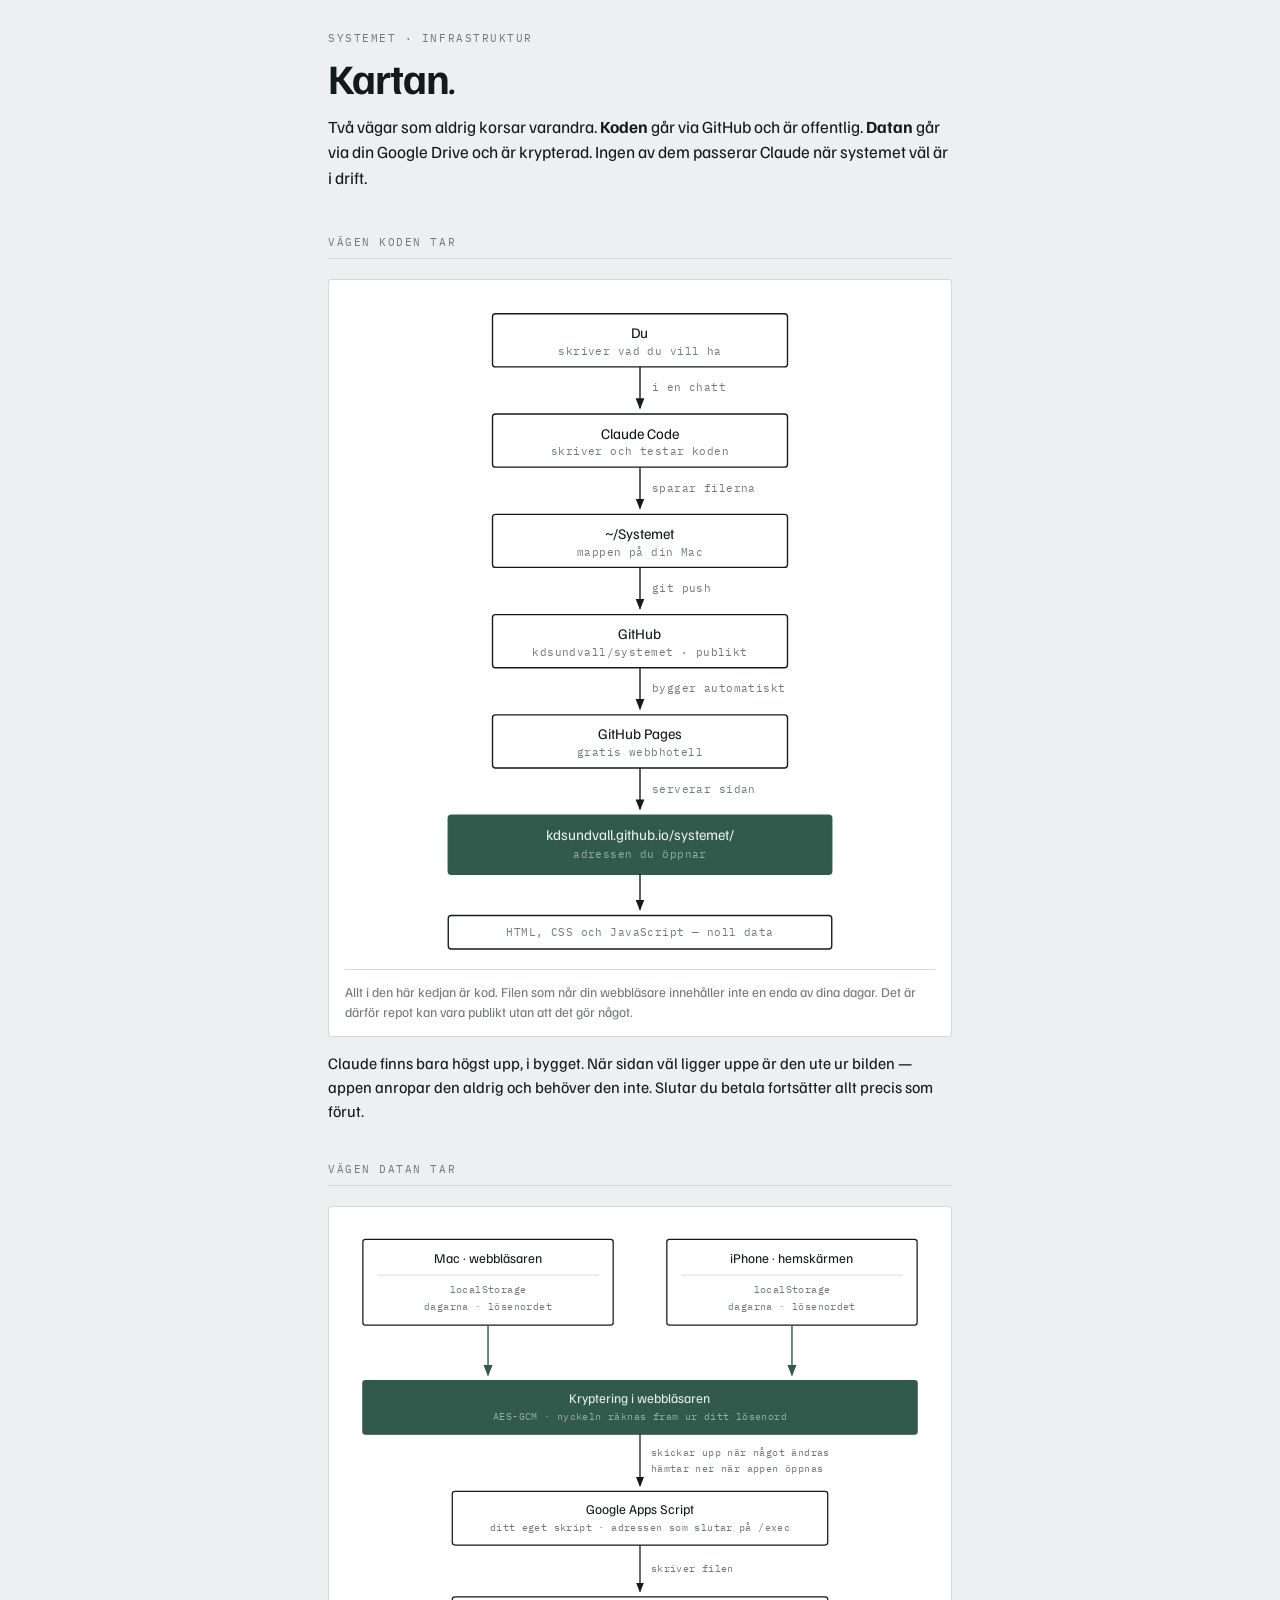
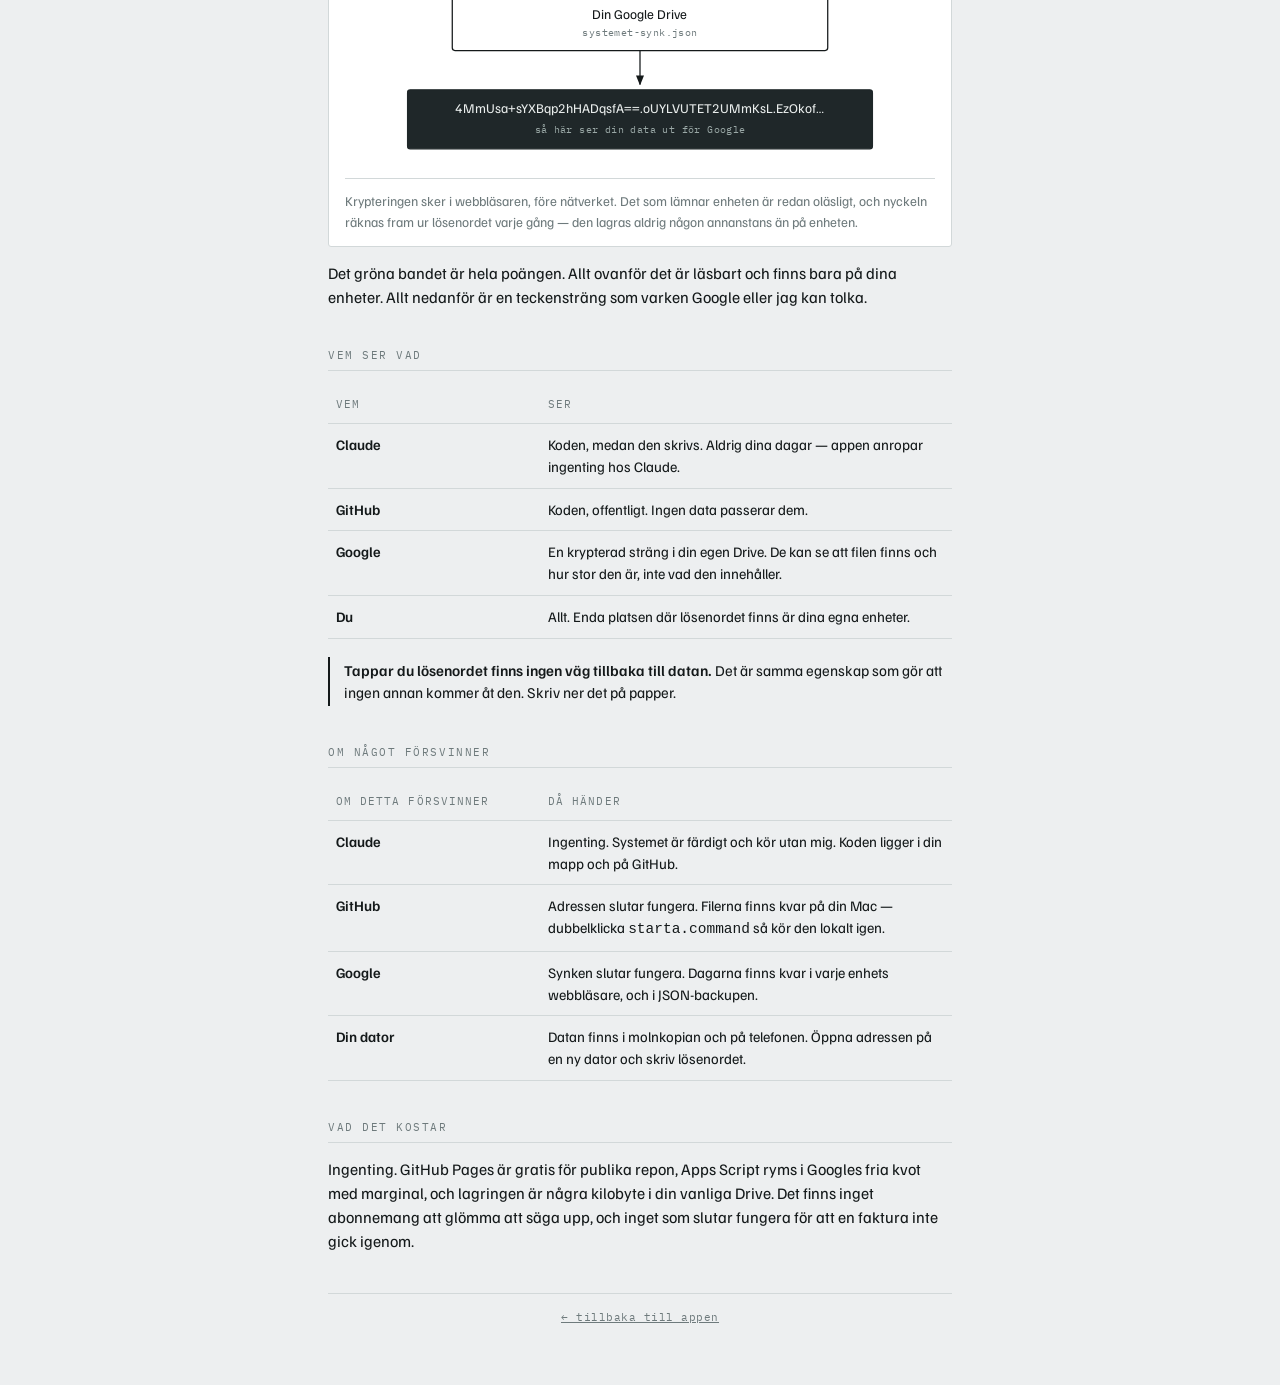
<file: karta.html>
<!DOCTYPE html>
<html lang="sv">
<head>
<meta charset="utf-8">
<meta name="viewport" content="width=device-width, initial-scale=1, viewport-fit=cover">
<title>Systemet · kartan</title>
<link rel="apple-touch-icon" href="ikon-180.png">
<link rel="icon" href="ikon-180.png">
<link rel="preconnect" href="https://fonts.googleapis.com">
<link rel="preconnect" href="https://fonts.gstatic.com" crossorigin>
<link href="https://fonts.googleapis.com/css2?family=Familjen+Grotesk:ital,wght@0,400..700;1,400..700&family=IBM+Plex+Mono:wght@400;500&display=swap" rel="stylesheet">
<style>
:root{--paper:#EDEFF0;--ground:#1F2729;--ink:#14191A;--muted:#6E7A7C;
  --line:#D2D8D9;--pine:#2F5A4C;--pine-lit:#5FA98E}
*{box-sizing:border-box}
html,body{margin:0;padding:0}
body{background:var(--paper);color:var(--ink);font-family:"Familjen Grotesk",system-ui,sans-serif;
  font-size:16px;line-height:1.5;-webkit-font-smoothing:antialiased;padding-bottom:60px}
.wrap{max-width:660px;margin:0 auto;padding:0 18px}
header{padding:30px 0 6px}
.eyebrow{font-family:"IBM Plex Mono",monospace;font-size:11px;letter-spacing:.14em;text-transform:uppercase;
  color:var(--muted)}
h1{font-size:clamp(30px,9vw,42px);line-height:.98;margin:10px 0 0;font-weight:700;letter-spacing:-.025em}
h1 em{font-style:italic;font-weight:400}
.ingress{font-size:17px;margin:16px 0 0;line-height:1.5}
h2{font-family:"IBM Plex Mono",monospace;font-size:11px;letter-spacing:.14em;text-transform:uppercase;
  color:var(--muted);font-weight:400;margin:38px 0 0;padding-bottom:7px;border-bottom:1px solid var(--line)}
p{margin:14px 0 0}
figure{margin:20px 0 0;background:#fff;border:1px solid var(--line);border-radius:3px;padding:18px 16px 14px}
.fig-scroll{overflow-x:auto;-webkit-overflow-scrolling:touch}
figure svg{display:block;width:100%;height:auto;color:var(--ink);min-width:470px}
.rulla{font-family:"IBM Plex Mono",monospace;font-size:10.5px;letter-spacing:.06em;color:var(--muted);
  margin-top:8px;display:none}
@media (max-width:520px){.rulla{display:block}}
figcaption{margin-top:14px;padding-top:12px;border-top:1px solid var(--line);
  font-size:13.5px;color:var(--muted);line-height:1.5}
.nod{fill:#fff;stroke:currentColor;stroke-width:1.4}
.nod-fylld{fill:var(--ground);stroke:var(--ground)}
.nod-pine{fill:var(--pine);stroke:var(--pine)}
.t{font-family:"Familjen Grotesk",sans-serif;font-size:15px;fill:var(--ink)}
.t-vit{fill:#E9EDEC}
.t-liten{font-family:"IBM Plex Mono",monospace;font-size:11px;fill:var(--muted);letter-spacing:.04em}
.t-vit-liten{font-family:"IBM Plex Mono",monospace;font-size:11px;fill:#9AA8A6;letter-spacing:.04em}
.pil{stroke:currentColor;stroke-width:1.4;fill:none}
.pil-pine{stroke:var(--pine);stroke-width:1.6;fill:none}
table{border-collapse:collapse;width:100%;margin-top:16px;font-size:14.5px}
th,td{text-align:left;padding:10px 8px;border-bottom:1px solid var(--line);vertical-align:top}
th{font-family:"IBM Plex Mono",monospace;font-size:10.5px;letter-spacing:.1em;text-transform:uppercase;
  color:var(--muted);font-weight:400}
td:first-child{width:34%;font-weight:600}
.princip{border-left:2px solid var(--ink);padding:2px 0 2px 14px;margin:18px 0 0;font-size:15px;line-height:1.5}
.princip b{font-weight:600}
footer{margin-top:40px;padding-top:16px;border-top:1px solid var(--line);font-family:"IBM Plex Mono",monospace;
  font-size:10.5px;color:var(--muted);letter-spacing:.05em;text-align:center}
footer a{color:var(--muted)}
</style>
</head>
<body>
<div class="wrap">

<header>
  <div class="eyebrow">Systemet · infrastruktur</div>
  <h1>Kartan<em>.</em></h1>
  <p class="ingress">Två vägar som aldrig korsar varandra. <b>Koden</b> går via GitHub och är
  offentlig. <b>Datan</b> går via din Google Drive och är krypterad. Ingen av dem passerar
  Claude när systemet väl är i drift.</p>
</header>

<h2>Vägen koden tar</h2>

<figure>
<div class="fig-scroll"><svg viewBox="0 0 600 668" role="img" aria-label="Koden går från dig via Claude Code till filer på din Mac, pushas till GitHub, som bygger och serverar sidan på kdsundvall.github.io/systemet/">
  <defs>
    <marker id="p" viewBox="0 0 10 8" refX="9" refY="4" markerWidth="8" markerHeight="7" orient="auto">
      <polygon points="0 0, 10 4, 0 8" fill="currentColor"/>
    </marker>
  </defs>

  <rect class="nod" x="150" y="16" width="300" height="54" rx="3"/>
  <text class="t" x="300" y="41" text-anchor="middle">Du</text>
  <text class="t-liten" x="300" y="58" text-anchor="middle">skriver vad du vill ha</text>

  <line class="pil" x1="300" y1="70" x2="300" y2="112" marker-end="url(#p)"/>
  <text class="t-liten" x="312" y="95">i en chatt</text>

  <rect class="nod" x="150" y="118" width="300" height="54" rx="3"/>
  <text class="t" x="300" y="143" text-anchor="middle">Claude Code</text>
  <text class="t-liten" x="300" y="160" text-anchor="middle">skriver och testar koden</text>

  <line class="pil" x1="300" y1="172" x2="300" y2="214" marker-end="url(#p)"/>
  <text class="t-liten" x="312" y="197">sparar filerna</text>

  <rect class="nod" x="150" y="220" width="300" height="54" rx="3"/>
  <text class="t" x="300" y="245" text-anchor="middle">~/Systemet</text>
  <text class="t-liten" x="300" y="262" text-anchor="middle">mappen på din Mac</text>

  <line class="pil" x1="300" y1="274" x2="300" y2="316" marker-end="url(#p)"/>
  <text class="t-liten" x="312" y="299">git push</text>

  <rect class="nod" x="150" y="322" width="300" height="54" rx="3"/>
  <text class="t" x="300" y="347" text-anchor="middle">GitHub</text>
  <text class="t-liten" x="300" y="364" text-anchor="middle">kdsundvall/systemet · publikt</text>

  <line class="pil" x1="300" y1="376" x2="300" y2="418" marker-end="url(#p)"/>
  <text class="t-liten" x="312" y="401">bygger automatiskt</text>

  <rect class="nod" x="150" y="424" width="300" height="54" rx="3"/>
  <text class="t" x="300" y="449" text-anchor="middle">GitHub Pages</text>
  <text class="t-liten" x="300" y="466" text-anchor="middle">gratis webbhotell</text>

  <line class="pil" x1="300" y1="478" x2="300" y2="520" marker-end="url(#p)"/>
  <text class="t-liten" x="312" y="503">serverar sidan</text>

  <rect class="nod nod-pine" x="105" y="526" width="390" height="60" rx="3"/>
  <text class="t t-vit" x="300" y="551" text-anchor="middle">kdsundvall.github.io/systemet/</text>
  <text class="t-vit-liten" x="300" y="570" text-anchor="middle">adressen du öppnar</text>

  <line class="pil" x1="300" y1="586" x2="300" y2="622" marker-end="url(#p)"/>

  <rect class="nod" x="105" y="628" width="390" height="34" rx="3"/>
  <text class="t-liten" x="300" y="649" text-anchor="middle">HTML, CSS och JavaScript — noll data</text>
</svg></div>
<div class="rulla">← dra i sidled för att se hela</div>
<figcaption>Allt i den här kedjan är kod. Filen som når din webbläsare innehåller
inte en enda av dina dagar. Det är därför repot kan vara publikt utan att det gör något.</figcaption>
</figure>

<p>Claude finns bara högst upp, i bygget. När sidan väl ligger uppe är den ute ur bilden —
appen anropar den aldrig och behöver den inte. Slutar du betala fortsätter allt precis som förut.</p>

<h2>Vägen datan tar</h2>

<figure>
<div class="fig-scroll"><svg viewBox="0 0 660 604" role="img" aria-label="Dina dagar sparas lokalt i varje enhet, krypteras i webbläsaren med ditt lösenord, och lagras som en oläslig sträng via ditt eget Apps Script i din Google Drive">
  <defs>
    <marker id="p2" viewBox="0 0 10 8" refX="9" refY="4" markerWidth="8" markerHeight="7" orient="auto">
      <polygon points="0 0, 10 4, 0 8" fill="currentColor"/>
    </marker>
    <marker id="p3" viewBox="0 0 10 8" refX="9" refY="4" markerWidth="8" markerHeight="7" orient="auto">
      <polygon points="0 0, 10 4, 0 8" fill="#2F5A4C"/>
    </marker>
  </defs>

  <rect class="nod" x="20" y="16" width="280" height="96" rx="3"/>
  <text class="t" x="160" y="42" text-anchor="middle">Mac · webbläsaren</text>
  <line x1="36" y1="56" x2="284" y2="56" stroke="#D2D8D9" stroke-width="1"/>
  <text class="t-liten" x="160" y="76" text-anchor="middle">localStorage</text>
  <text class="t-liten" x="160" y="95" text-anchor="middle">dagarna · lösenordet</text>

  <rect class="nod" x="360" y="16" width="280" height="96" rx="3"/>
  <text class="t" x="500" y="42" text-anchor="middle">iPhone · hemskärmen</text>
  <line x1="376" y1="56" x2="624" y2="56" stroke="#D2D8D9" stroke-width="1"/>
  <text class="t-liten" x="500" y="76" text-anchor="middle">localStorage</text>
  <text class="t-liten" x="500" y="95" text-anchor="middle">dagarna · lösenordet</text>

  <line class="pil-pine" x1="160" y1="112" x2="160" y2="168" marker-end="url(#p3)"/>
  <line class="pil-pine" x1="500" y1="112" x2="500" y2="168" marker-end="url(#p3)"/>

  <rect class="nod nod-pine" x="20" y="174" width="620" height="60" rx="3"/>
  <text class="t t-vit" x="330" y="199" text-anchor="middle">Kryptering i webbläsaren</text>
  <text class="t-vit-liten" x="330" y="218" text-anchor="middle">AES-GCM · nyckeln räknas fram ur ditt lösenord</text>

  <line class="pil" x1="330" y1="234" x2="330" y2="292" marker-end="url(#p2)"/>
  <text class="t-liten" x="342" y="258">skickar upp när något ändras</text>
  <text class="t-liten" x="342" y="276">hämtar ner när appen öppnas</text>

  <rect class="nod" x="120" y="298" width="420" height="60" rx="3"/>
  <text class="t" x="330" y="323" text-anchor="middle">Google Apps Script</text>
  <text class="t-liten" x="330" y="342" text-anchor="middle">ditt eget skript · adressen som slutar på /exec</text>

  <line class="pil" x1="330" y1="358" x2="330" y2="410" marker-end="url(#p2)"/>
  <text class="t-liten" x="342" y="388">skriver filen</text>

  <rect class="nod" x="120" y="416" width="420" height="60" rx="3"/>
  <text class="t" x="330" y="441" text-anchor="middle">Din Google Drive</text>
  <text class="t-liten" x="330" y="460" text-anchor="middle">systemet-synk.json</text>

  <line class="pil" x1="330" y1="476" x2="330" y2="514" marker-end="url(#p2)"/>

  <rect class="nod nod-fylld" x="70" y="520" width="520" height="66" rx="3"/>
  <text class="t t-vit" x="330" y="546" text-anchor="middle">4MmUsa+sYXBqp2hHADqsfA==.oUYLVUTET2UMmKsL.EzOkof…</text>
  <text class="t-vit-liten" x="330" y="568" text-anchor="middle">så här ser din data ut för Google</text>
</svg></div>
<div class="rulla">← dra i sidled för att se hela</div>
<figcaption>Krypteringen sker i webbläsaren, före nätverket. Det som lämnar enheten är
redan oläsligt, och nyckeln räknas fram ur lösenordet varje gång — den lagras aldrig
någon annanstans än på enheten.</figcaption>
</figure>

<p>Det gröna bandet är hela poängen. Allt ovanför det är läsbart och finns bara på dina
enheter. Allt nedanför är en teckensträng som varken Google eller jag kan tolka.</p>

<h2>Vem ser vad</h2>

<table>
  <tr><th>Vem</th><th>Ser</th></tr>
  <tr><td>Claude</td><td>Koden, medan den skrivs. Aldrig dina dagar — appen anropar
    ingenting hos Claude.</td></tr>
  <tr><td>GitHub</td><td>Koden, offentligt. Ingen data passerar dem.</td></tr>
  <tr><td>Google</td><td>En krypterad sträng i din egen Drive. De kan se att filen finns
    och hur stor den är, inte vad den innehåller.</td></tr>
  <tr><td>Du</td><td>Allt. Enda platsen där lösenordet finns är dina egna enheter.</td></tr>
</table>

<div class="princip"><b>Tappar du lösenordet finns ingen väg tillbaka till datan.</b>
Det är samma egenskap som gör att ingen annan kommer åt den. Skriv ner det på papper.</div>

<h2>Om något försvinner</h2>

<table>
  <tr><th>Om detta försvinner</th><th>Då händer</th></tr>
  <tr><td>Claude</td><td>Ingenting. Systemet är färdigt och kör utan mig. Koden ligger i
    din mapp och på GitHub.</td></tr>
  <tr><td>GitHub</td><td>Adressen slutar fungera. Filerna finns kvar på din Mac —
    dubbelklicka <code>starta.command</code> så kör den lokalt igen.</td></tr>
  <tr><td>Google</td><td>Synken slutar fungera. Dagarna finns kvar i varje enhets
    webbläsare, och i JSON-backupen.</td></tr>
  <tr><td>Din dator</td><td>Datan finns i molnkopian och på telefonen. Öppna adressen på
    en ny dator och skriv lösenordet.</td></tr>
</table>

<h2>Vad det kostar</h2>
<p>Ingenting. GitHub Pages är gratis för publika repon, Apps Script ryms i Googles fria
kvot med marginal, och lagringen är några kilobyte i din vanliga Drive. Det finns inget
abonnemang att glömma att säga upp, och inget som slutar fungera för att en faktura inte
gick igenom.</p>

<footer>
  <a href="./">← tillbaka till appen</a>
</footer>
</div>
</body>
</html>
</file>
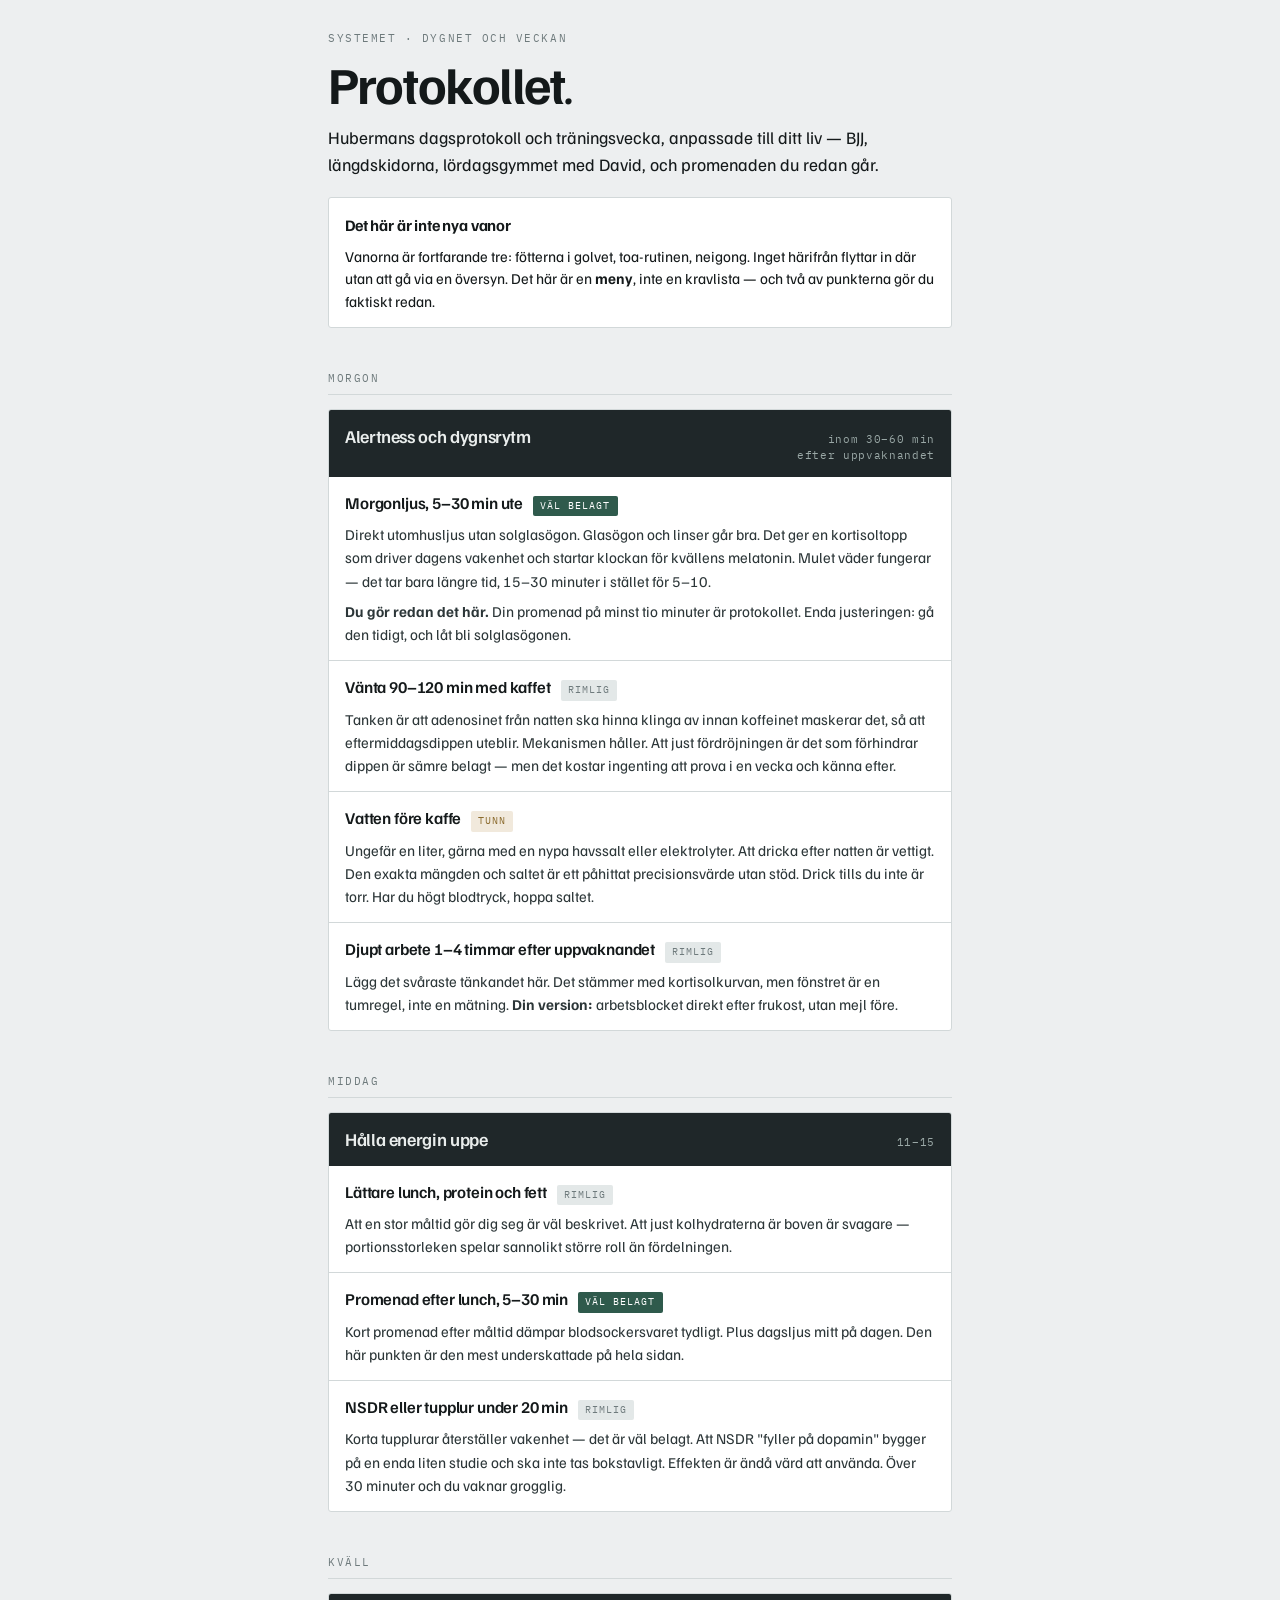
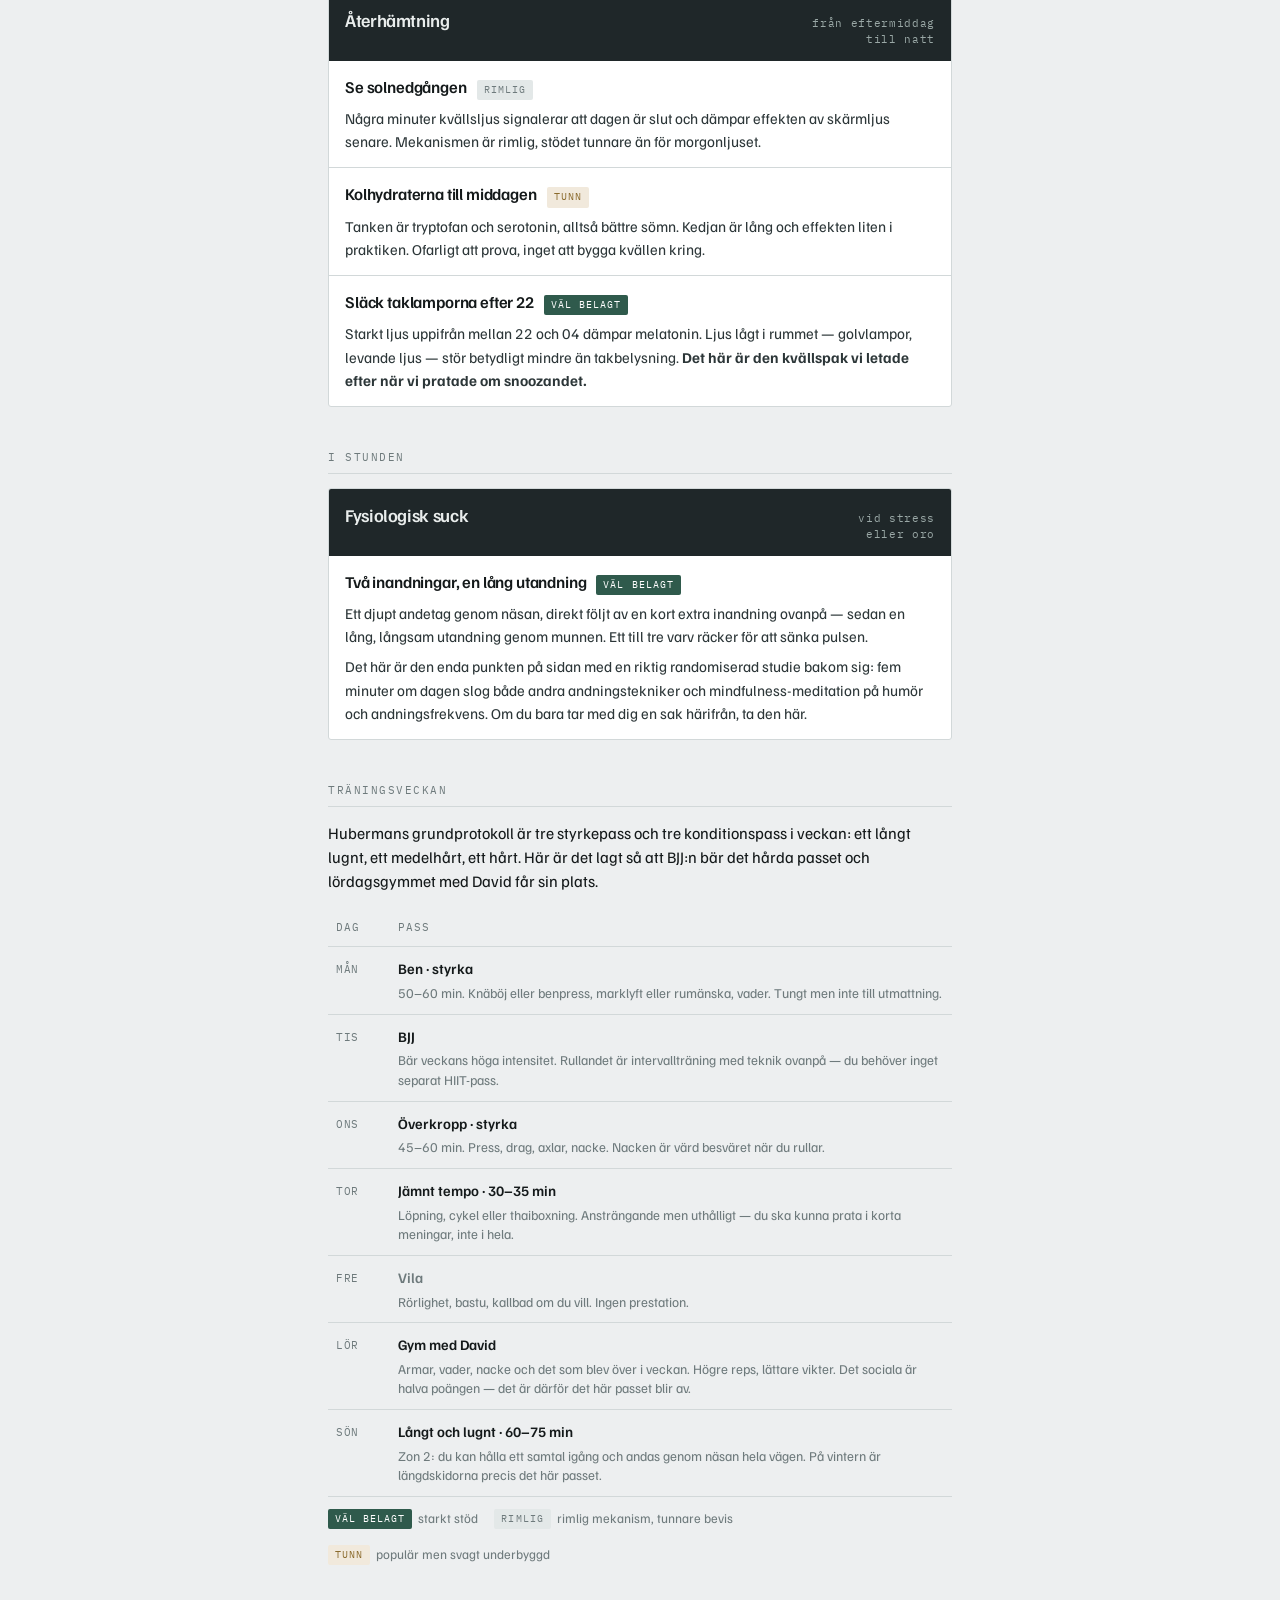
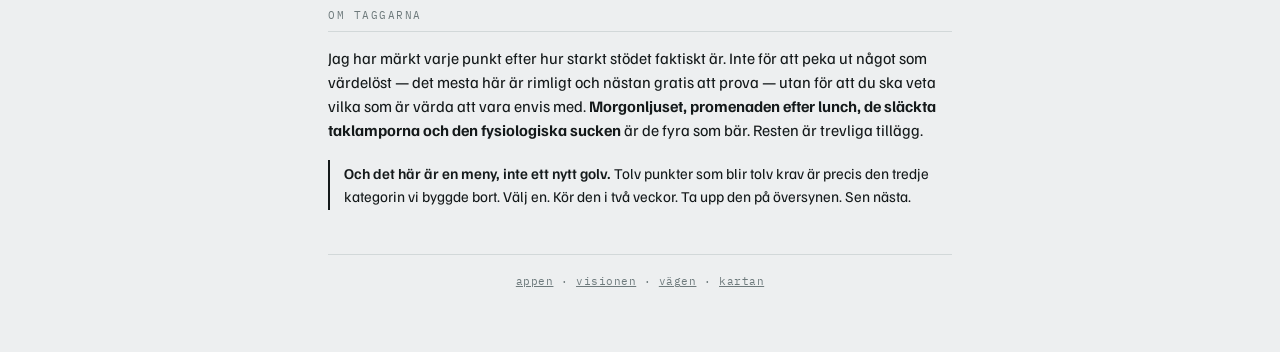
<file: protokoll.html>
<!DOCTYPE html>
<html lang="sv">
<head>
<meta charset="utf-8">
<meta name="viewport" content="width=device-width, initial-scale=1, viewport-fit=cover">
<title>Protokollet</title>
<link rel="apple-touch-icon" href="ikon-180.png"><link rel="icon" href="ikon-180.png">
<link rel="preconnect" href="https://fonts.googleapis.com">
<link rel="preconnect" href="https://fonts.gstatic.com" crossorigin>
<link href="https://fonts.googleapis.com/css2?family=Familjen+Grotesk:ital,wght@0,400..700;1,400..700&family=IBM+Plex+Mono:wght@400;500&display=swap" rel="stylesheet">
<style>
:root{--paper:#EDEFF0;--ground:#1F2729;--ink:#14191A;--muted:#6E7A7C;
  --line:#D2D8D9;--pine:#2F5A4C;--pine-lit:#5FA98E;--sol:#8A6A2C}
*{box-sizing:border-box}
html,body{margin:0;padding:0}
body{background:var(--paper);color:var(--ink);font-family:"Familjen Grotesk",system-ui,sans-serif;
  font-size:16px;line-height:1.5;-webkit-font-smoothing:antialiased;padding-bottom:60px}
.wrap{max-width:660px;margin:0 auto;padding:0 18px}
header{padding:30px 0 4px}
.eyebrow{font-family:"IBM Plex Mono",monospace;font-size:11px;letter-spacing:.14em;text-transform:uppercase;
  color:var(--muted)}
h1{font-size:clamp(34px,11vw,52px);line-height:.96;margin:12px 0 0;font-weight:700;letter-spacing:-.03em}
h1 em{font-style:italic;font-weight:400}
.ingress{font-size:17.5px;margin:16px 0 0;line-height:1.5}
h2{font-family:"IBM Plex Mono",monospace;font-size:11px;letter-spacing:.14em;text-transform:uppercase;
  color:var(--muted);font-weight:400;margin:42px 0 0;padding-bottom:7px;border-bottom:1px solid var(--line)}
p{margin:14px 0 0}

.pass{background:#fff;border:1px solid var(--line);border-radius:3px;margin-top:14px;overflow:hidden}
.pass-h{background:var(--ground);color:#E9EDEC;padding:13px 16px;display:flex;justify-content:space-between;
  align-items:baseline;gap:12px}
.pass-h .namn{font-size:18px;font-weight:600;letter-spacing:-.02em}
.pass-h .nar{font-family:"IBM Plex Mono",monospace;font-size:11px;color:#9AA8A6;letter-spacing:.06em;
  text-align:right}
.steg{padding:14px 16px;border-bottom:1px solid var(--line)}
.steg:last-child{border-bottom:0}
.steg-t{display:flex;align-items:baseline;gap:10px;flex-wrap:wrap}
.steg-t .n{font-size:16.5px;font-weight:600;letter-spacing:-.01em}
.steg p{margin:7px 0 0;font-size:15px;line-height:1.55;color:#2C3638}
.tagg{font-family:"IBM Plex Mono",monospace;font-size:9.5px;letter-spacing:.11em;text-transform:uppercase;
  padding:3px 7px;border-radius:2px;white-space:nowrap}
.t-stark{background:var(--pine);color:#fff}
.t-rimlig{background:#E3E8E8;color:var(--muted)}
.t-tunn{background:#F1E9DC;color:var(--sol)}

table{border-collapse:collapse;width:100%;margin-top:16px;font-size:14.5px}
th,td{text-align:left;padding:11px 8px;border-bottom:1px solid var(--line);vertical-align:top}
th{font-family:"IBM Plex Mono",monospace;font-size:10.5px;letter-spacing:.1em;text-transform:uppercase;
  color:var(--muted);font-weight:400}
td:first-child{width:62px;font-family:"IBM Plex Mono",monospace;font-size:11px;color:var(--muted);
  letter-spacing:.06em;text-transform:uppercase;padding-top:14px}
td b{font-weight:600}
td .u{display:block;color:var(--muted);font-size:13.5px;margin-top:3px;line-height:1.45}
tr.vila td b{color:var(--muted)}

.princip{border-left:2px solid var(--ink);padding:2px 0 2px 14px;margin:18px 0 0;font-size:15px;line-height:1.55}
.princip b{font-weight:600}
.ruta{background:#fff;border:1px solid var(--line);border-radius:3px;padding:15px 16px;margin-top:16px}
.ruta h4{margin:0 0 6px;font-size:16px;letter-spacing:-.01em}
.ruta p{margin:8px 0 0;font-size:15px}
.nyckel{display:flex;gap:16px;flex-wrap:wrap;margin-top:12px;font-size:13px;color:var(--muted);
  align-items:center}
.nyckel span{display:flex;align-items:center;gap:6px}
footer{margin-top:44px;padding-top:16px;border-top:1px solid var(--line);font-family:"IBM Plex Mono",monospace;
  font-size:10.5px;color:var(--muted);letter-spacing:.05em;text-align:center;line-height:2}
footer a{color:var(--muted)}
</style>
</head>
<body>
<div class="wrap">

<header>
  <div class="eyebrow">Systemet · dygnet och veckan</div>
  <h1>Protokollet<em>.</em></h1>
  <p class="ingress">Hubermans dagsprotokoll och träningsvecka, anpassade till ditt liv —
  BJJ, längdskidorna, lördagsgymmet med David, och promenaden du redan går.</p>
</header>

<div class="ruta">
  <h4>Det här är inte nya vanor</h4>
  <p>Vanorna är fortfarande tre: fötterna i golvet, toa-rutinen, neigong. Inget härifrån flyttar in
  där utan att gå via en översyn. Det här är en <b>meny</b>, inte en kravlista — och två av punkterna
  gör du faktiskt redan.</p>
</div>

<h2>Morgon</h2>

<div class="pass">
  <div class="pass-h"><span class="namn">Alertness och dygnsrytm</span>
    <span class="nar">inom 30–60 min<br>efter uppvaknandet</span></div>

  <div class="steg">
    <div class="steg-t"><span class="n">Morgonljus, 5–30 min ute</span><span class="tagg t-stark">väl belagt</span></div>
    <p>Direkt utomhusljus utan solglasögon. Glasögon och linser går bra. Det ger en kortisoltopp som
    driver dagens vakenhet och startar klockan för kvällens melatonin. Mulet väder fungerar — det
    tar bara längre tid, 15–30 minuter i stället för 5–10.</p>
    <p><b>Du gör redan det här.</b> Din promenad på minst tio minuter är protokollet. Enda justeringen:
    gå den tidigt, och låt bli solglasögonen.</p>
  </div>

  <div class="steg">
    <div class="steg-t"><span class="n">Vänta 90–120 min med kaffet</span><span class="tagg t-rimlig">rimlig</span></div>
    <p>Tanken är att adenosinet från natten ska hinna klinga av innan koffeinet maskerar det, så att
    eftermiddagsdippen uteblir. Mekanismen håller. Att just fördröjningen är det som förhindrar
    dippen är sämre belagt — men det kostar ingenting att prova i en vecka och känna efter.</p>
  </div>

  <div class="steg">
    <div class="steg-t"><span class="n">Vatten före kaffe</span><span class="tagg t-tunn">tunn</span></div>
    <p>Ungefär en liter, gärna med en nypa havssalt eller elektrolyter. Att dricka efter natten är
    vettigt. Den exakta mängden och saltet är ett påhittat precisionsvärde utan stöd. Drick tills du
    inte är torr. Har du högt blodtryck, hoppa saltet.</p>
  </div>

  <div class="steg">
    <div class="steg-t"><span class="n">Djupt arbete 1–4 timmar efter uppvaknandet</span><span class="tagg t-rimlig">rimlig</span></div>
    <p>Lägg det svåraste tänkandet här. Det stämmer med kortisolkurvan, men fönstret är en tumregel,
    inte en mätning. <b>Din version:</b> arbetsblocket direkt efter frukost, utan mejl före.</p>
  </div>
</div>

<h2>Middag</h2>

<div class="pass">
  <div class="pass-h"><span class="namn">Hålla energin uppe</span><span class="nar">11–15</span></div>

  <div class="steg">
    <div class="steg-t"><span class="n">Lättare lunch, protein och fett</span><span class="tagg t-rimlig">rimlig</span></div>
    <p>Att en stor måltid gör dig seg är väl beskrivet. Att just kolhydraterna är boven är svagare —
    portionsstorleken spelar sannolikt större roll än fördelningen.</p>
  </div>

  <div class="steg">
    <div class="steg-t"><span class="n">Promenad efter lunch, 5–30 min</span><span class="tagg t-stark">väl belagt</span></div>
    <p>Kort promenad efter måltid dämpar blodsockersvaret tydligt. Plus dagsljus mitt på dagen.
    Den här punkten är den mest underskattade på hela sidan.</p>
  </div>

  <div class="steg">
    <div class="steg-t"><span class="n">NSDR eller tupplur under 20 min</span><span class="tagg t-rimlig">rimlig</span></div>
    <p>Korta tupplurar återställer vakenhet — det är väl belagt. Att NSDR "fyller på dopamin" bygger
    på en enda liten studie och ska inte tas bokstavligt. Effekten är ändå värd att använda.
    Över 30 minuter och du vaknar grogglig.</p>
  </div>
</div>

<h2>Kväll</h2>

<div class="pass">
  <div class="pass-h"><span class="namn">Återhämtning</span><span class="nar">från eftermiddag<br>till natt</span></div>

  <div class="steg">
    <div class="steg-t"><span class="n">Se solnedgången</span><span class="tagg t-rimlig">rimlig</span></div>
    <p>Några minuter kvällsljus signalerar att dagen är slut och dämpar effekten av skärmljus senare.
    Mekanismen är rimlig, stödet tunnare än för morgonljuset.</p>
  </div>

  <div class="steg">
    <div class="steg-t"><span class="n">Kolhydraterna till middagen</span><span class="tagg t-tunn">tunn</span></div>
    <p>Tanken är tryptofan och serotonin, alltså bättre sömn. Kedjan är lång och effekten liten i
    praktiken. Ofarligt att prova, inget att bygga kvällen kring.</p>
  </div>

  <div class="steg">
    <div class="steg-t"><span class="n">Släck taklamporna efter 22</span><span class="tagg t-stark">väl belagt</span></div>
    <p>Starkt ljus uppifrån mellan 22 och 04 dämpar melatonin. Ljus lågt i rummet — golvlampor,
    levande ljus — stör betydligt mindre än takbelysning. <b>Det här är den kväll­spak vi letade efter
    när vi pratade om snoozandet.</b></p>
  </div>
</div>

<h2>I stunden</h2>

<div class="pass">
  <div class="pass-h"><span class="namn">Fysiologisk suck</span><span class="nar">vid stress<br>eller oro</span></div>
  <div class="steg">
    <div class="steg-t"><span class="n">Två inandningar, en lång utandning</span><span class="tagg t-stark">väl belagt</span></div>
    <p>Ett djupt andetag genom näsan, direkt följt av en kort extra inandning ovanpå — sedan en lång,
    långsam utandning genom munnen. Ett till tre varv räcker för att sänka pulsen.</p>
    <p>Det här är den enda punkten på sidan med en riktig randomiserad studie bakom sig: fem minuter
    om dagen slog både andra andningstekniker och mindfulness-meditation på humör och andningsfrekvens.
    Om du bara tar med dig en sak härifrån, ta den här.</p>
  </div>
</div>

<h2>Träningsveckan</h2>
<p>Hubermans grundprotokoll är tre styrkepass och tre konditionspass i veckan: ett långt lugnt, ett
medelhårt, ett hårt. Här är det lagt så att BJJ:n bär det hårda passet och lördagsgymmet med David
får sin plats.</p>

<table>
  <tr><th>Dag</th><th>Pass</th></tr>
  <tr><td>Mån</td><td><b>Ben · styrka</b>
    <span class="u">50–60 min. Knäböj eller benpress, marklyft eller rumänska, vader.
    Tungt men inte till utmattning.</span></td></tr>
  <tr><td>Tis</td><td><b>BJJ</b>
    <span class="u">Bär veckans höga intensitet. Rullandet är intervallträning med teknik ovanpå —
    du behöver inget separat HIIT-pass.</span></td></tr>
  <tr><td>Ons</td><td><b>Överkropp · styrka</b>
    <span class="u">45–60 min. Press, drag, axlar, nacke. Nacken är värd besväret när du rullar.</span></td></tr>
  <tr><td>Tor</td><td><b>Jämnt tempo · 30–35 min</b>
    <span class="u">Löpning, cykel eller thaiboxning. Ansträngande men uthålligt — du ska kunna prata
    i korta meningar, inte i hela.</span></td></tr>
  <tr class="vila"><td>Fre</td><td><b>Vila</b>
    <span class="u">Rörlighet, bastu, kallbad om du vill. Ingen prestation.</span></td></tr>
  <tr><td>Lör</td><td><b>Gym med David</b>
    <span class="u">Armar, vader, nacke och det som blev över i veckan. Högre reps, lättare vikter.
    Det sociala är halva poängen — det är därför det här passet blir av.</span></td></tr>
  <tr><td>Sön</td><td><b>Långt och lugnt · 60–75 min</b>
    <span class="u">Zon 2: du kan hålla ett samtal igång och andas genom näsan hela vägen.
    På vintern är längdskidorna precis det här passet.</span></td></tr>
</table>

<div class="nyckel">
  <span><span class="tagg t-stark">väl belagt</span> starkt stöd</span>
  <span><span class="tagg t-rimlig">rimlig</span> rimlig mekanism, tunnare bevis</span>
  <span><span class="tagg t-tunn">tunn</span> populär men svagt underbyggd</span>
</div>

<h2>Om taggarna</h2>
<p>Jag har märkt varje punkt efter hur starkt stödet faktiskt är. Inte för att peka ut något som
värdelöst — det mesta här är rimligt och nästan gratis att prova — utan för att du ska veta vilka
som är värda att vara envis med. <b>Morgonljuset, promenaden efter lunch, de släckta taklamporna och
den fysiologiska sucken</b> är de fyra som bär. Resten är trevliga tillägg.</p>

<div class="princip"><b>Och det här är en meny, inte ett nytt golv.</b> Tolv punkter som blir tolv krav
är precis den tredje kategorin vi byggde bort. Välj en. Kör den i två veckor. Ta upp den på
översynen. Sen nästa.</div>

<footer>
  <a href="./">appen</a> · <a href="vision.html">visionen</a> · <a href="vagen.html">vägen</a> · <a href="karta.html">kartan</a>
</footer>
</div>
</body>
</html>
</file>
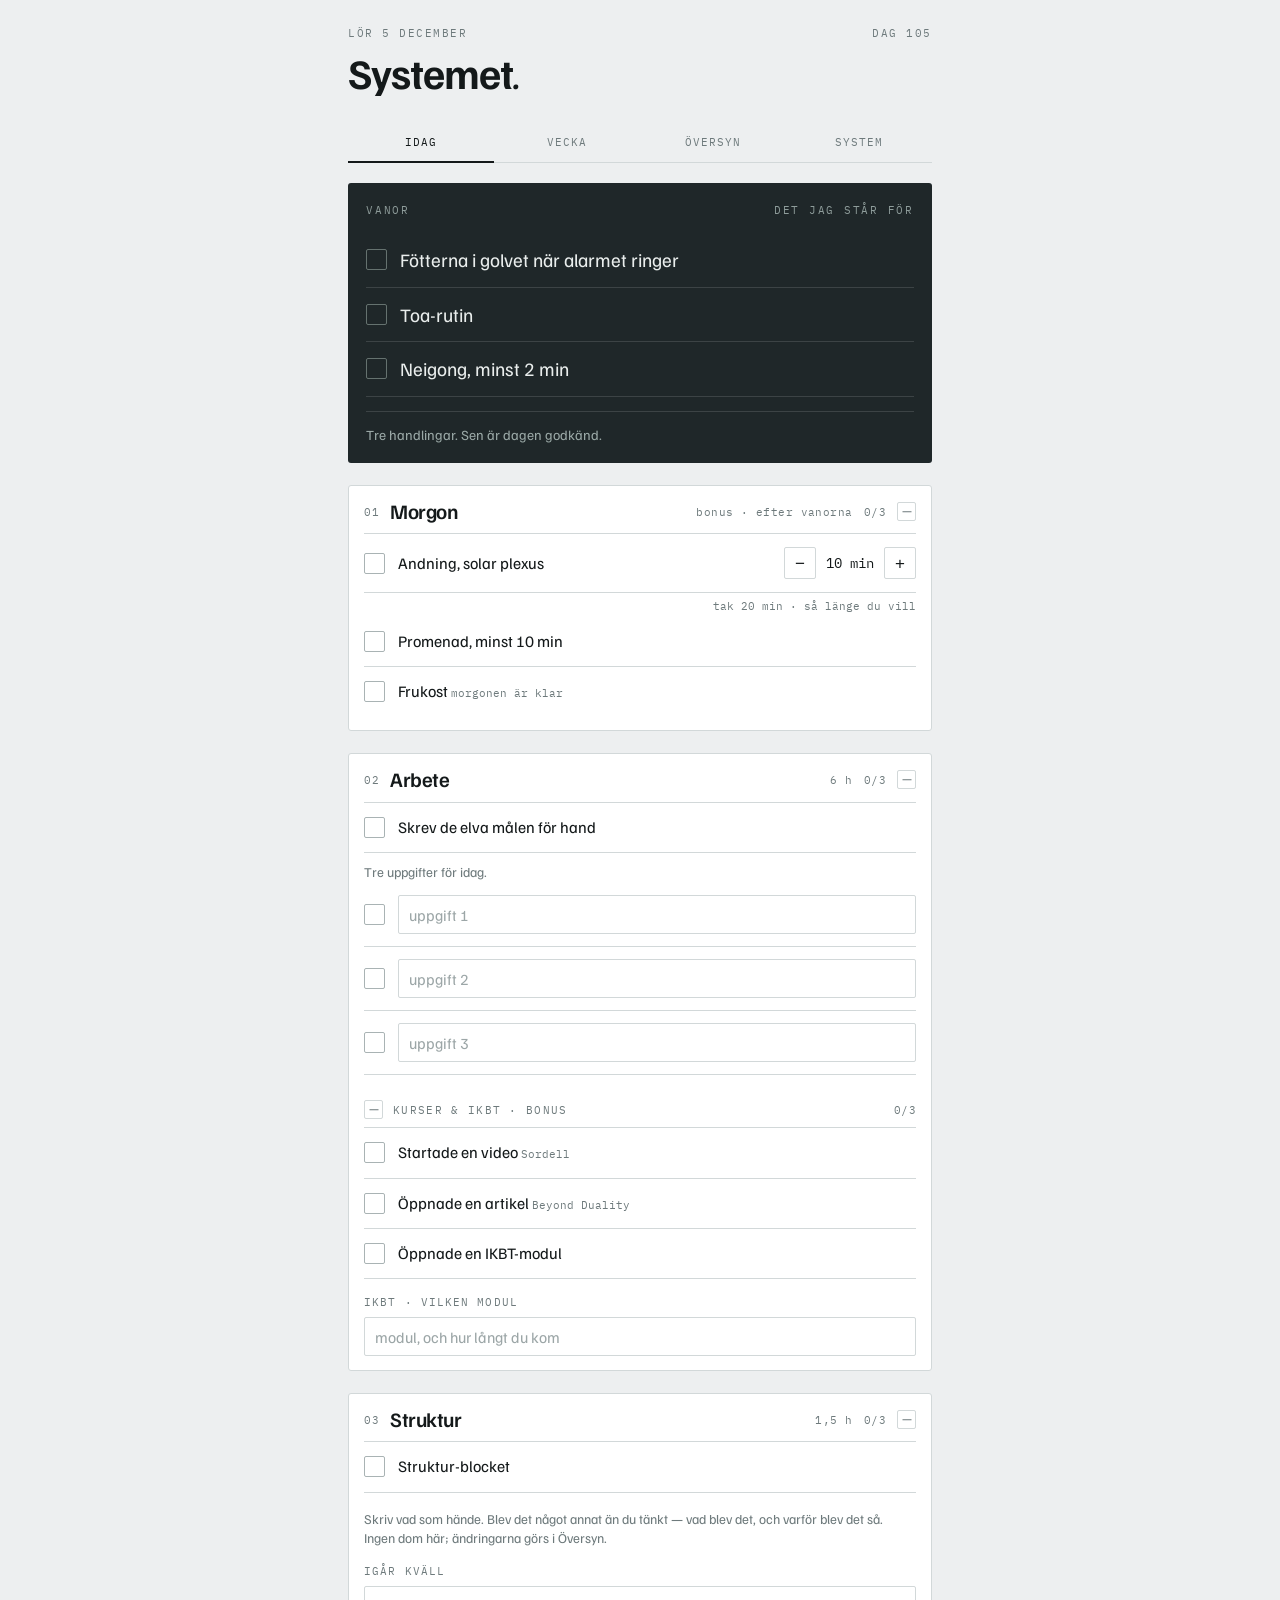
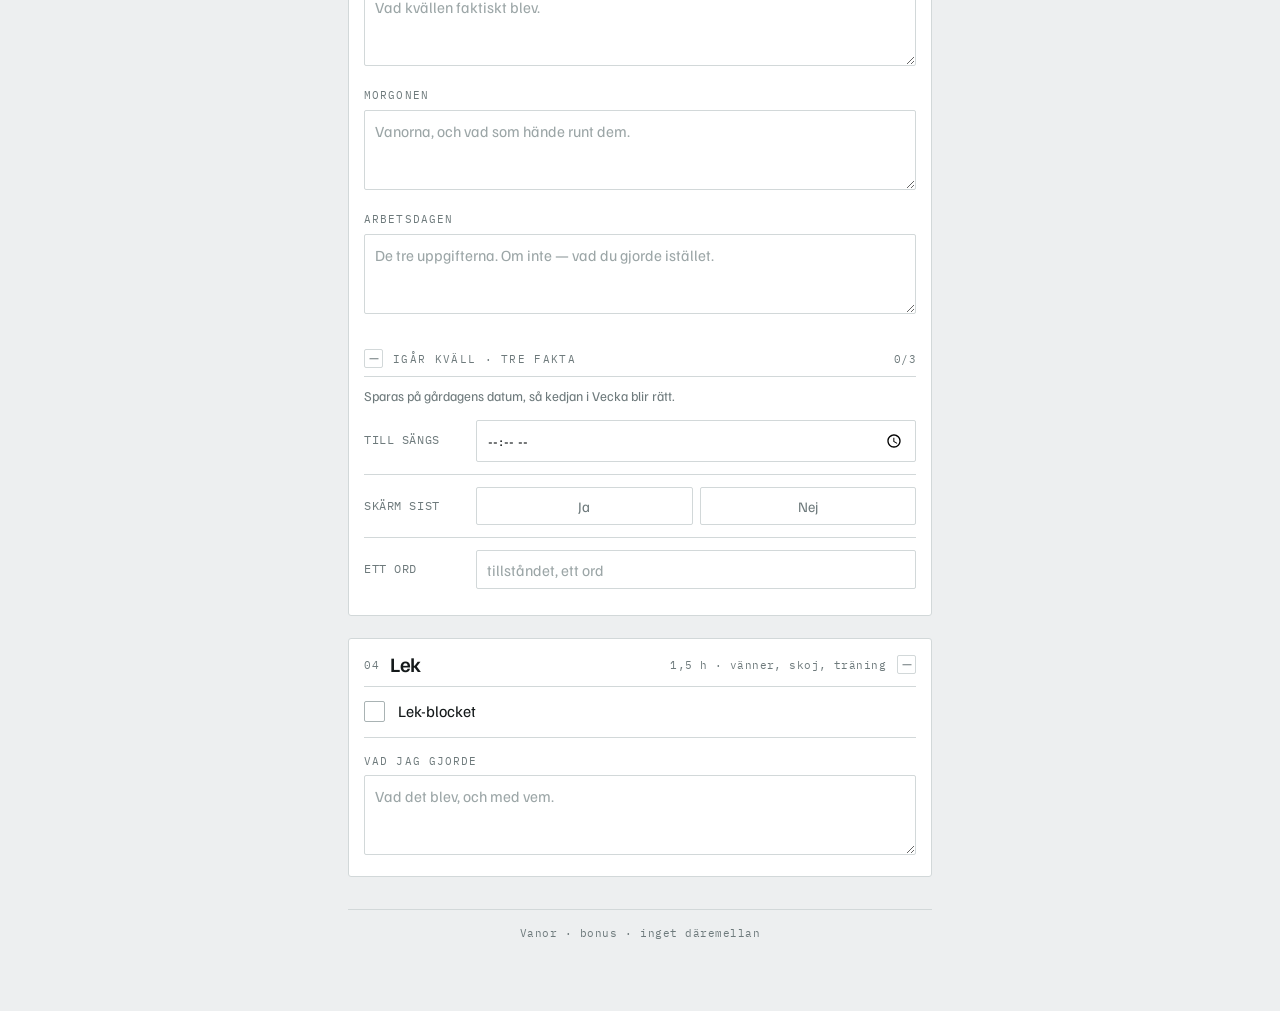
<file: systemet.html>
<!DOCTYPE html>
<html lang="sv">
<head>
<meta charset="utf-8">
<meta name="viewport" content="width=device-width, initial-scale=1, viewport-fit=cover">
<title>Systemet</title>
<link rel="preconnect" href="https://fonts.googleapis.com">
<link rel="preconnect" href="https://fonts.gstatic.com" crossorigin>
<link href="https://fonts.googleapis.com/css2?family=Familjen+Grotesk:ital,wght@0,400..700;1,400..700&family=IBM+Plex+Mono:wght@400;500&display=swap" rel="stylesheet">
<style>
:root{--paper:#EDEFF0;--ground:#1F2729;--ink:#14191A;--muted:#6E7A7C;
  --line:#D2D8D9;--pine:#2F5A4C;--pine-lit:#5FA98E}
*{box-sizing:border-box;-webkit-tap-highlight-color:transparent}
html,body{margin:0;padding:0}
body{background:var(--paper);color:var(--ink);font-family:"Familjen Grotesk",system-ui,sans-serif;
  font-size:16px;line-height:1.45;padding-bottom:60px;-webkit-font-smoothing:antialiased}
.wrap{max-width:620px;margin:0 auto;padding:0 18px}
header{padding:26px 0 12px}
.eyebrow{font-family:"IBM Plex Mono",monospace;font-size:11px;letter-spacing:.14em;text-transform:uppercase;
  color:var(--muted);display:flex;justify-content:space-between;align-items:baseline}
h1{font-size:clamp(30px,9vw,42px);line-height:.98;margin:10px 0 0;font-weight:700;letter-spacing:-.025em}
h1 em{font-style:italic;font-weight:400}
nav{display:flex;border-bottom:1px solid var(--line);margin-top:18px}
nav button{flex:1;background:none;border:0;padding:12px 2px;cursor:pointer;font-family:"IBM Plex Mono",monospace;
  font-size:11px;letter-spacing:.09em;text-transform:uppercase;color:var(--muted);
  border-bottom:2px solid transparent;margin-bottom:-1px}
nav button[aria-selected="true"]{color:var(--ink);border-bottom-color:var(--ink)}
nav button:focus-visible{outline:2px solid var(--pine);outline-offset:-2px}

.golv{background:var(--ground);color:#E9EDEC;margin:20px 0 0;padding:20px 18px 18px;border-radius:3px;
  transition:box-shadow .35s ease}
.golv.klart{box-shadow:0 10px 0 -4px rgba(47,90,76,.55)}
.golv-lbl{font-family:"IBM Plex Mono",monospace;font-size:11px;letter-spacing:.16em;text-transform:uppercase;
  color:#8E9C9A;margin-bottom:14px;display:flex;justify-content:space-between}
.golv .item{border-color:rgba(255,255,255,.13)}
.golv .item label{color:#E9EDEC;font-size:19px}
.golv .box{border-color:#65726F}
.golv .item.on .box{background:var(--pine-lit);border-color:var(--pine-lit)}
.golv .item.on .box:after{border-color:var(--ground)}
.golv-status{margin-top:14px;padding-top:13px;border-top:1px solid rgba(255,255,255,.13);font-size:14px;color:#9AA8A6}
.golv-status.klart{color:var(--pine-lit)}
.golv-note{margin-top:8px;font-size:13.5px;color:#B9C4C2;line-height:1.4}

.block{margin-top:26px}
#tab-idag{counter-reset:blk}
#tab-idag .block{counter-increment:blk;background:#fff;border:1px solid var(--line);border-radius:3px;
  padding:0 15px 14px;margin-top:22px}
#tab-idag .block[data-open="false"]{padding-bottom:0;background:#F5F7F7}
.blk-h{display:flex;justify-content:space-between;align-items:baseline;padding-bottom:7px;
  border-bottom:1px solid var(--line);font-family:"IBM Plex Mono",monospace;font-size:11px;
  letter-spacing:.14em;text-transform:uppercase;color:var(--muted)}
button.blk-h{width:100%;background:none;border:0;border-bottom:1px solid var(--line);cursor:pointer;
  text-align:left;padding:15px 0 11px;align-items:center}
button.blk-h:focus-visible{outline:2px solid var(--pine);outline-offset:2px}
#tab-idag .block[data-open="false"] button.blk-h{border-bottom-color:transparent}
.blk-h .t{font-family:"Familjen Grotesk",sans-serif;font-size:20.5px;font-weight:600;letter-spacing:-.025em;
  text-transform:none;color:var(--ink);line-height:1.05}
#tab-idag .blk-h .t:before{content:counter(blk,decimal-leading-zero);font-family:"IBM Plex Mono",monospace;
  font-size:11px;font-weight:400;letter-spacing:.1em;color:var(--muted);margin-right:10px;vertical-align:3px}
.blk-h .meta{display:flex;align-items:center;gap:11px;flex:none}
.blk-h .note{letter-spacing:.04em;text-transform:none;font-size:11px}
.blurb{font-size:13.5px;color:var(--muted);margin:9px 0 2px;line-height:1.45}

.fold-h{display:flex;align-items:center;gap:10px;width:100%;background:none;border:0;padding:11px 0 8px;
  cursor:pointer;text-align:left;border-bottom:1px solid var(--line);font-family:"IBM Plex Mono",monospace;
  font-size:11px;letter-spacing:.12em;text-transform:uppercase;color:var(--muted)}
.pm{flex:none;width:19px;height:19px;border:1px solid var(--line);border-radius:2px;position:relative;background:#fff}
.pm:before,.pm:after{content:"";position:absolute;background:var(--muted);left:50%;top:50%;
  transform:translate(-50%,-50%)}
.pm:before{width:9px;height:1.5px}
.pm:after{width:1.5px;height:9px;transition:opacity .15s ease}
[aria-expanded="true"] .pm:after{opacity:0}
.fold-h .spc{flex:1}
.cnt{letter-spacing:.04em;text-transform:none;font-family:"IBM Plex Mono",monospace;font-size:11px;color:var(--muted)}
.fold-h:focus-visible{outline:2px solid var(--pine);outline-offset:2px}

.item{display:flex;align-items:center;gap:13px;padding:13px 0;border-bottom:1px solid var(--line);
  cursor:pointer;min-height:48px}
.item:last-child{border-bottom:0}
.box{flex:none;width:21px;height:21px;border:1.5px solid #A9B3B4;border-radius:2px;position:relative;
  transition:background .12s ease,border-color .12s ease}
.box:after{content:"";position:absolute;left:6.5px;top:2.5px;width:5px;height:10px;border:solid #fff;
  border-width:0 2px 2px 0;transform:rotate(42deg) scale(.5);opacity:0;
  transition:opacity .12s ease,transform .12s ease}
.item.on .box{background:var(--ink);border-color:var(--ink)}
.item.on .box:after{opacity:1;transform:rotate(42deg) scale(1)}
.item label{flex:1;cursor:pointer;font-size:16px}
.item.on label{color:var(--muted)}
.item:focus-visible{outline:2px solid var(--pine);outline-offset:2px}

/* uppgift */
.upg{padding:12px 0;border-bottom:1px solid var(--line)}
.upg-top{display:flex;align-items:center;gap:13px}
.upg-top input{flex:1;border:0;border-bottom:1px solid var(--line);border-radius:0;background:none;
  padding:6px 0;font-size:16px}
.upg-top input:focus{border-bottom-color:var(--ink)}
.upg.on .upg-top input{color:var(--muted);text-decoration:line-through}

.step{display:flex;align-items:center;gap:8px;flex:none}
.step button{width:32px;height:32px;border:1px solid var(--line);background:#fff;border-radius:2px;
  font-size:17px;line-height:1;color:var(--ink);cursor:pointer}
.step .val{font-family:"IBM Plex Mono",monospace;font-size:14px;min-width:52px;text-align:center}
.cap{font-family:"IBM Plex Mono",monospace;font-size:11px;color:var(--muted)}

.field{display:flex;align-items:center;gap:12px;padding:12px 0;border-bottom:1px solid var(--line)}
.field:last-child{border-bottom:0}
.field .lbl{flex:none;width:100px;font-family:"IBM Plex Mono",monospace;font-size:11.5px;letter-spacing:.05em;
  text-transform:uppercase;color:var(--muted)}
input[type=text],input[type=time],input[type=date],textarea{flex:1;width:100%;
  font-family:"Familjen Grotesk",sans-serif;font-size:15.5px;color:var(--ink);background:#fff;
  border:1px solid var(--line);border-radius:2px;padding:9px 10px}
textarea{resize:vertical;min-height:80px;line-height:1.45}
input:focus,textarea:focus{outline:0;border-color:var(--ink)}
input::placeholder,textarea::placeholder{color:#9CA6A7}
.obs{margin-top:16px}
.obs-l{font-family:"IBM Plex Mono",monospace;font-size:11px;letter-spacing:.1em;text-transform:uppercase;
  color:var(--muted);margin-bottom:6px}

.pair{display:flex;gap:7px;flex:1}
.pair button{flex:1;padding:9px 4px;border:1px solid var(--line);background:#fff;border-radius:2px;
  font-family:"Familjen Grotesk",sans-serif;font-size:14.5px;color:var(--muted);cursor:pointer}
.pair button[aria-pressed="true"]{background:var(--ink);border-color:var(--ink);color:#fff}

.chain{margin-top:8px;overflow-x:auto;-webkit-overflow-scrolling:touch}
table.wk{border-collapse:collapse;width:100%;min-width:400px}
table.wk th,table.wk td{font-family:"IBM Plex Mono",monospace;font-size:11px;text-align:center;padding:7px 2px;
  border-bottom:1px solid var(--line)}
table.wk th{color:var(--muted);font-weight:400;letter-spacing:.06em}
table.wk td.row-lbl,table.wk th.row-lbl{text-align:left;width:96px;color:var(--muted);letter-spacing:.04em;
  text-transform:uppercase;font-size:10px}
table.wk td.idag{background:rgba(47,90,76,.07)}
.dot{display:inline-block;width:11px;height:11px;border-radius:50%;border:1.5px solid #B4BDBE}
.dot.fill{background:var(--pine);border-color:var(--pine)}
.chain-key{font-size:12.5px;color:var(--muted);margin-top:11px;line-height:1.5}

.q{margin-top:20px}
.q-n{font-family:"IBM Plex Mono",monospace;font-size:11px;letter-spacing:.1em;color:var(--muted);text-transform:uppercase}
.q-t{font-size:16.5px;margin:4px 0 8px;line-height:1.35}
.btn{display:inline-block;width:100%;padding:13px;border:1px solid var(--ink);background:var(--ink);color:#fff;
  border-radius:2px;cursor:pointer;font-family:"Familjen Grotesk",sans-serif;font-size:15px}
.btn.ghost{background:none;color:var(--ink)}
.btn:active{opacity:.82}
.saved{font-family:"IBM Plex Mono",monospace;font-size:11px;color:var(--pine);text-align:center;margin-top:9px;
  min-height:15px;letter-spacing:.06em}
.mal-row{display:flex;gap:10px;align-items:center;padding:5px 0}
.mal-n{font-family:"IBM Plex Mono",monospace;font-size:11px;color:var(--muted);flex:none;width:20px}
.princip{border-left:2px solid var(--ink);padding:2px 0 2px 14px;margin:16px 0;font-size:14.5px;line-height:1.5}
.princip b{font-weight:600}
.hidden{display:none}
.err{font-size:13px;color:#8A4A3C;background:#F6E9E6;border:1px solid #E4CBC5;padding:10px 12px;border-radius:2px;
  margin-top:14px;line-height:1.45}
footer{margin-top:32px;padding-top:16px;border-top:1px solid var(--line);font-family:"IBM Plex Mono",monospace;
  font-size:10.5px;color:var(--muted);letter-spacing:.05em;text-align:center;padding-bottom:10px}
@media (prefers-reduced-motion:reduce){*{transition:none!important}}
</style>
</head>
<body>
<div class="wrap">

<header>
  <div class="eyebrow"><span id="datum">—</span><span id="dagnr">—</span></div>
  <h1>Systemet<em>.</em></h1>
</header>

<nav role="tablist">
  <button role="tab" aria-selected="true" data-tab="idag">Idag</button>
  <button role="tab" aria-selected="false" data-tab="vecka">Vecka</button>
  <button role="tab" aria-selected="false" data-tab="oversyn">Översyn</button>
  <button role="tab" aria-selected="false" data-tab="sys">System</button>
</nav>

<div id="fel" class="err hidden"></div>

<div id="tab-idag">

  <div class="golv" id="golvBox">
    <div class="golv-lbl"><span>Vanor</span><span>det jag står för</span></div>
    <div class="item" data-k="fotter" tabindex="0" role="checkbox" aria-checked="false">
      <span class="box"></span><label>Fötterna i golvet när alarmet ringer</label></div>
    <div class="item" data-k="toa" tabindex="0" role="checkbox" aria-checked="false">
      <span class="box"></span><label>Toa-rutin</label></div>
    <div class="item" data-k="neigong" tabindex="0" role="checkbox" aria-checked="false">
      <span class="box"></span><label>Neigong, minst 2 min</label></div>
    <div class="golv-status" id="golvStatus">Tre handlingar. Sen är dagen godkänd.</div>
    <div class="golv-note hidden" id="golvNote"></div>
  </div>

  <div class="block" data-blk="bMorgon">
    <button class="blk-h" data-fold="bMorgon" aria-expanded="true">
      <span class="t">Morgon</span>
      <span class="meta"><span class="note">bonus · efter vanorna</span>
        <span class="cnt" id="cntMorgon"></span><span class="pm"></span></span></button>
    <div data-fold-body="bMorgon">
      <div class="item" data-k="andning" tabindex="0" role="checkbox" aria-checked="false">
        <span class="box"></span><label>Andning, solar plexus</label>
        <span class="step" onclick="event.stopPropagation()">
          <button type="button" id="andMinus" aria-label="Minska">−</button>
          <span class="val" id="andVal">— min</span>
          <button type="button" id="andPlus" aria-label="Öka">+</button></span></div>
      <div style="text-align:right"><span class="cap">tak 20 min · så länge du vill</span></div>
      <div class="item" data-k="promenad" tabindex="0" role="checkbox" aria-checked="false">
        <span class="box"></span><label>Promenad, minst 10 min</label></div>
      <div class="item" data-k="frukost" tabindex="0" role="checkbox" aria-checked="false">
        <span class="box"></span><label>Frukost <span class="cap">morgonen är klar</span></label></div>
    </div>
  </div>

  <div class="block" data-blk="bArbete">
    <button class="blk-h" data-fold="bArbete" aria-expanded="true">
      <span class="t">Arbete</span>
      <span class="meta"><span class="note">6 h</span>
        <span class="cnt" id="cntArbete"></span><span class="pm"></span></span></button>
    <div data-fold-body="bArbete">
      <div class="item" data-k="malskrivna" tabindex="0" role="checkbox" aria-checked="false">
        <span class="box"></span><label>Skrev de elva målen för hand</label></div>
      <div class="blurb">Tre uppgifter för idag.</div>
      <div id="uppgLista"></div>
      <button class="fold-h" data-fold="kurser" aria-expanded="true" style="margin-top:14px">
        <span class="pm"></span><span class="spc">Kurser &amp; IKBT · bonus</span><span class="cnt" id="cntKurser"></span></button>
      <div data-fold-body="kurser">
        <div class="item" data-k="video" tabindex="0" role="checkbox" aria-checked="false">
          <span class="box"></span><label>Startade en video <span class="cap">Sordell</span></label></div>
        <div class="item" data-k="artikel" tabindex="0" role="checkbox" aria-checked="false">
          <span class="box"></span><label>Öppnade en artikel <span class="cap">Beyond Duality</span></label></div>
        <div class="item" data-k="ikbt" tabindex="0" role="checkbox" aria-checked="false">
          <span class="box"></span><label>Öppnade en IKBT-modul</label></div>
        <div class="obs"><div class="obs-l">IKBT · vilken modul</div>
          <input type="text" id="ikbtVad" placeholder="modul, och hur långt du kom"></div>
      </div>
    </div>
  </div>

  <div class="block" data-blk="bStruktur">
    <button class="blk-h" data-fold="bStruktur" aria-expanded="true">
      <span class="t">Struktur</span>
      <span class="meta"><span class="note">1,5 h</span>
        <span class="cnt" id="cntStruktur"></span><span class="pm"></span></span></button>
    <div data-fold-body="bStruktur">
      <div class="item" data-k="struktur" tabindex="0" role="checkbox" aria-checked="false">
        <span class="box"></span><label>Struktur-blocket</label></div>

      <div class="blurb" style="margin-top:16px">Skriv vad som hände. Blev det något annat än du tänkt — vad blev det, och varför blev det så. Ingen dom här; ändringarna görs i Översyn.</div>
      <div class="obs"><div class="obs-l">Igår kväll</div>
        <textarea id="obsKvall" placeholder="Vad kvällen faktiskt blev."></textarea></div>
      <div class="obs"><div class="obs-l">Morgonen</div>
        <textarea id="obsMorgon" placeholder="Vanorna, och vad som hände runt dem."></textarea></div>
      <div class="obs"><div class="obs-l">Arbetsdagen</div>
        <textarea id="obsArbete" placeholder="De tre uppgifterna. Om inte — vad du gjorde istället."></textarea></div>

      <button class="fold-h" data-fold="fakta" aria-expanded="true" style="margin-top:18px">
        <span class="pm"></span><span class="spc">Igår kväll · tre fakta</span><span class="cnt" id="cntFakta"></span></button>
      <div data-fold-body="fakta">
        <div class="blurb">Sparas på gårdagens datum, så kedjan i Vecka blir rätt.</div>
        <div class="field"><span class="lbl">Till sängs</span><input type="time" id="sang"></div>
        <div class="field"><span class="lbl">Skärm sist</span><span class="pair">
          <button type="button" id="skarmJa" aria-pressed="false">Ja</button>
          <button type="button" id="skarmNej" aria-pressed="false">Nej</button></span></div>
        <div class="field"><span class="lbl">Ett ord</span>
          <input type="text" id="ord" maxlength="24" placeholder="tillståndet, ett ord"></div>
      </div>
    </div>
  </div>

  <div class="block" data-blk="bLek">
    <button class="blk-h" data-fold="bLek" aria-expanded="true">
      <span class="t">Lek</span>
      <span class="meta"><span class="note">1,5 h · vänner, skoj, träning</span><span class="pm"></span></span></button>
    <div data-fold-body="bLek">
      <div class="item" data-k="lek" tabindex="0" role="checkbox" aria-checked="false">
        <span class="box"></span><label>Lek-blocket</label></div>
      <div class="obs"><div class="obs-l">Vad jag gjorde</div>
        <textarea id="lekVad" placeholder="Vad det blev, och med vem."></textarea></div>
    </div>
  </div>
</div>

<div id="tab-vecka" class="hidden">
  <div class="block" style="margin-top:22px">
    <div class="blk-h"><span>Kedjan</span><span class="note">kväll → morgon</span></div>
    <div class="blurb">Den enda korrelationen som betyder något just nu: vad kvällen gjorde med fötterna i golvet.</div>
    <div class="chain"><table class="wk" id="kedja"></table></div>
    <div class="chain-key">Fylld prick = gjort. Tom = inte gjort. Bonus får ingen färg — bonus har ingen ställning att förlora.</div>
  </div>
  <div class="block">
    <div class="blk-h"><span>Bonus</span><span class="note">för mönstrets skull</span></div>
    <div class="chain"><table class="wk" id="kedja2"></table></div>
  </div>
</div>

<div id="tab-oversyn" class="hidden">
  <div class="block" style="margin-top:22px">
    <div class="blk-h"><span>Översyn av vanorna</span><span class="note" id="nastaText">—</span></div>
    <div class="blurb">Var fjortonde dag. Den enda platsen där vanorna ändras — inte i stunden, inte en trög morgon.</div>
    <div class="q"><div class="q-n">01</div>
      <div class="q-t">Har vanorna gjorts utan att du behövt bestämma dig?</div>
      <textarea id="o1" placeholder="Signalen att utöka är inte antal dagar. Den är att du märker att du redan gjort det."></textarea></div>
    <div class="q"><div class="q-n">02</div>
      <div class="q-t">Vad säger observationerna om vanorna?</div>
      <textarea id="o2" placeholder="Läs de senaste två veckorna. Leta mönster, inte enskilda dagar."></textarea></div>
    <div class="q"><div class="q-n">03</div>
      <div class="q-t">Höja, lägga till, eller släppa något?</div>
      <textarea id="o3" placeholder="En ny vana i taget. Under två minuter. Stapla på ett befintligt ankare."></textarea></div>
    <div class="q"><div class="q-n">04</div>
      <div class="q-t">Vanorna som gäller de kommande två veckorna</div>
      <textarea id="o4" placeholder="Skriv det helt, som det ska stå."></textarea></div>
    <div class="princip"><b>Missen är information om en designbrist, inte en dom över dig.</b> Snoozet visade sig vara en vana utan definierad minsta handling. Leta efter samma sak här.</div>
    <div class="field" style="margin-top:16px"><span class="lbl">Nästa översyn</span><input type="date" id="nastaDatum"></div>
    <button class="btn" id="sparaOversyn" style="margin-top:14px">Spara översyn</button>
    <div class="saved" id="oSaved"></div>
  </div>
</div>

<div id="tab-sys" class="hidden">
  <div class="block" style="margin-top:22px">
    <div class="blk-h"><span>Principerna</span></div>
    <div class="princip"><b>Två kategorier, aldrig tre.</b> Allt är antingen en vana med en definierad minsta handling, eller äkta bonus. Så fort något känns som ett krav utan att ha en minsta handling — ge det en, eller släpp det.</div>
    <div class="princip"><b>Blocken är form, inte mål.</b> Du kan inte misslyckas med en form. Du kan bara hamna utanför den och gå tillbaka in nästa dag.</div>
    <div class="princip"><b>Observera dagligen, ändra varannan vecka.</b> En dag är brus. Mönster syns först över tid.</div>
    <div class="princip"><b>Missa aldrig två gånger.</b> En dag är data. Två i rad är en riktning.</div>
    <div class="princip"><b>Pappret förblir papper.</b> De elva målen hör hemma på väggen. Det här är kopian.</div>
  </div>
  <div class="block">
    <div class="blk-h"><span>De elva målen</span><span class="note">kopia</span></div>
    <div id="malLista"></div>
    <button class="btn ghost" id="sparaMal" style="margin-top:12px">Spara målen</button>
    <div class="saved" id="malSaved"></div>
  </div>
  <div class="block">
    <div class="blk-h"><span>Inställningar</span></div>
    <div class="field"><span class="lbl">Dag 1 var</span><input type="date" id="startDatum"></div>
    <button class="btn ghost" id="sparaInst" style="margin-top:12px">Spara inställningar</button>
    <div class="saved" id="instSaved"></div>
  </div>
  <div class="block">
    <div class="blk-h"><span>Backup</span><span class="note">CSV → Google Sheets</span></div>
    <div class="blurb">All data som en fil du äger. Öppnas direkt i Sheets, Excel eller Numbers.</div>
    <button class="btn" id="exportBtn" style="margin-top:8px">Ladda ner all data som CSV</button>
    <div class="saved" id="expSaved"></div>
    <div class="blurb" style="margin-top:20px">CSV är för att titta på. JSON är den som kan läsas tillbaka — ta den innan du byter dator eller rensar webbläsaren.</div>
    <button class="btn ghost" id="jsonBtn" style="margin-top:8px">Ladda ner backup (JSON)</button>
    <button class="btn ghost" id="jsonImp" style="margin-top:8px">Läs tillbaka en backup</button>
    <input type="file" id="jsonFil" accept="application/json,.json" class="hidden">
    <div class="saved" id="jsonSaved"></div>
  </div>
</div>

<footer>Vanor · bonus · inget däremellan</footer>
</div>

<script>
const mem={};
const NYCK='systemet:';
const LS=(function(){try{const t=NYCK+'__probe';localStorage.setItem(t,'1');localStorage.removeItem(t);return localStorage;}catch(e){return null;}})();
const S={
  async get(k){
    if(window.storage){try{return await window.storage.get(k,false);}catch(e){return null;}}
    if(LS){const v=LS.getItem(NYCK+k);return v===null?null:{key:k,value:v};}
    return mem[k]!==undefined?{key:k,value:mem[k]}:null;},
  async set(k,v){
    mem[k]=v;
    if(window.storage){try{return await window.storage.set(k,v,false);}catch(e){visaFel();return null;}}
    if(LS){try{LS.setItem(NYCK+k,v);}catch(e){visaFel();}return{key:k,value:v};}
    visaFel();return{key:k,value:v};},
  async list(p){
    if(window.storage){try{return await window.storage.list(p,false);}catch(e){return{keys:[]};}}
    if(LS){const keys=[];for(let i=0;i<LS.length;i++){const k=LS.key(i);
      if(k&&k.indexOf(NYCK)===0&&k.slice(NYCK.length).indexOf(p)===0)keys.push(k.slice(NYCK.length));}
      return{keys};}
    return{keys:Object.keys(mem).filter(x=>x.indexOf(p)===0)};}
};
function visaFel(){const f=document.getElementById('fel');
  f.textContent='Webbläsaren låter inte sidan spara. Det du skriver finns kvar på skärmen men försvinner vid omladdning. Prova ett vanligt fönster i stället för privat läge — och ladda ner en backup innan du stänger.';
  f.classList.remove('hidden');}

const idag=new Date();
const nk=d=>d.getFullYear()+'-'+String(d.getMonth()+1).padStart(2,'0')+'-'+String(d.getDate()).padStart(2,'0');
const IDAG=nk(idag);
const igarD=new Date(idag);igarD.setDate(igarD.getDate()-1);
const IGAR=nk(igarD);
const VD=['sön','mån','tis','ons','tor','fre','lör'];
const MN=['januari','februari','mars','april','maj','juni','juli','augusti','september','oktober','november','december'];

const TOM={fotter:false,toa:false,neigong:false,ikbt:false,ikbtVad:'',andning:false,andMin:null,
  promenad:false,frukost:false,malskrivna:false,
  uppg:[{t:'',k:false},{t:'',k:false},{t:'',k:false}],
  video:false,artikel:false,struktur:false,lek:false,lekVad:'',
  obsKvall:'',obsMorgon:'',obsArbete:'',sang:'',skarm:null,ord:''};
const kopia=o=>JSON.parse(JSON.stringify(o));
let dag=kopia(TOM),igar=kopia(TOM);
let sys={start:'2026-08-23',mal:new Array(11).fill(''),oversyn:{o1:'',o2:'',o3:'',o4:''},nasta:'',
  fold:{bMorgon:true,bArbete:true,bStruktur:true,bLek:true,kurser:true,fakta:true}};
let igarGolv=null;

(async function(){
  const s=await S.get('system');
  if(s&&s.value){try{const q=JSON.parse(s.value);const f=Object.assign({},sys.fold,q.fold||{});
    sys=Object.assign(sys,q);sys.fold=f;}catch(e){}}
  const d=await S.get('day:'+IDAG);
  if(d&&d.value){try{dag=Object.assign(kopia(TOM),JSON.parse(d.value));}catch(e){}}
  const g=await S.get('day:'+IGAR);
  if(g&&g.value){try{igar=Object.assign(kopia(TOM),JSON.parse(g.value));igarGolv=!!(igar.fotter&&igar.toa&&igar.neigong);}catch(e){}}
  if(!Array.isArray(dag.uppg)||dag.uppg.length!==3) dag.uppg=kopia(TOM.uppg);
  dag.uppg=dag.uppg.map(u=>({t:u&&u.t||'',k:!!(u&&u.k)}));
  if(dag.andMin==null) dag.andMin=(typeof igar.andMin==='number')?igar.andMin:10;
  if(!sys.nasta){const n=new Date(idag);n.setDate(n.getDate()+14);sys.nasta=nk(n);}
  Object.keys(sys.fold).forEach(f=>satt(f,sys.fold[f]));
  rita();ritaVecka();
})();

let t1=null,t2=null;
function sparaDag(){clearTimeout(t1);t1=setTimeout(()=>S.set('day:'+IDAG,JSON.stringify(dag)),250);}
function sparaIgar(){clearTimeout(t2);t2=setTimeout(()=>S.set('day:'+IGAR,JSON.stringify(igar)),250);}
function sparaSys(){return S.set('system',JSON.stringify(sys));}
const esc=s=>String(s).replace(/[&<>"]/g,c=>({'&':'&amp;','<':'&lt;','>':'&gt;','"':'&quot;'}[c]));

function rita(){
  const dnr=Math.floor((new Date(IDAG)-new Date(sys.start))/86400000)+1;
  document.getElementById('datum').textContent=VD[idag.getDay()]+' '+idag.getDate()+' '+MN[idag.getMonth()];
  document.getElementById('dagnr').textContent=(isNaN(dnr)||dnr<1)?'':'dag '+dnr;
  document.querySelectorAll('.item[data-k]').forEach(el=>{
    const on=!!dag[el.dataset.k];el.classList.toggle('on',on);el.setAttribute('aria-checked',on?'true':'false');});
  const klart=dag.fotter&&dag.toa&&dag.neigong;
  document.getElementById('golvBox').classList.toggle('klart',klart);
  const st=document.getElementById('golvStatus');
  st.classList.toggle('klart',klart);
  st.textContent=klart?'Dagen är godkänd. Allt härifrån är bonus.':'Tre handlingar. Sen är dagen godkänd.';
  const note=document.getElementById('golvNote');
  if(igarGolv===false&&!klart){
    note.textContent='Igår blev vanorna inte gjorda. Då är idag den som räknas — missa aldrig två gånger.';
    note.classList.remove('hidden');}else note.classList.add('hidden');
  document.getElementById('andVal').textContent=(dag.andMin||0)+' min';
  document.getElementById('ikbtVad').value=dag.ikbtVad||'';
  document.getElementById('lekVad').value=dag.lekVad||'';
  document.getElementById('obsKvall').value=dag.obsKvall||'';
  document.getElementById('obsMorgon').value=dag.obsMorgon||'';
  document.getElementById('obsArbete').value=dag.obsArbete||'';
  document.getElementById('sang').value=igar.sang||'';
  document.getElementById('ord').value=igar.ord||'';
  document.getElementById('skarmJa').setAttribute('aria-pressed',igar.skarm===true?'true':'false');
  document.getElementById('skarmNej').setAttribute('aria-pressed',igar.skarm===false?'true':'false');
  ritaUppg();ritaCnt();
}

function ritaUppg(){
  const box=document.getElementById('uppgLista');box.innerHTML='';
  dag.uppg.forEach((u,i)=>{
    const el=document.createElement('div');
    el.className='upg'+(u.k?' on':'');
    el.innerHTML='<div class="upg-top"><span class="box"></span>'+
      '<input type="text" value="'+esc(u.t)+'" placeholder="uppgift '+(i+1)+'"></div>';
    el.querySelector('.box').onclick=()=>{dag.uppg[i].k=!dag.uppg[i].k;sparaDag();rita();};
    el.querySelector('.upg-top input').oninput=e=>{dag.uppg[i].t=e.target.value;sparaDag();};
    box.appendChild(el);
  });
}
function ritaCnt(){
  document.getElementById('cntMorgon').textContent=['andning','promenad','frukost'].filter(k=>dag[k]).length+'/3';
  document.getElementById('cntArbete').textContent=dag.uppg.filter(u=>u.k).length+'/3';
  document.getElementById('cntKurser').textContent=['video','artikel','ikbt'].filter(k=>dag[k]).length+'/3';
  document.getElementById('cntStruktur').textContent=
    [dag.obsKvall,dag.obsMorgon,dag.obsArbete].filter(x=>x&&x.trim()).length+'/3';
  document.getElementById('cntFakta').textContent=[igar.sang,igar.skarm!=null?'x':'',igar.ord].filter(Boolean).length+'/3';
}

document.querySelectorAll('.item[data-k]').forEach(el=>{
  const v=()=>{dag[el.dataset.k]=!dag[el.dataset.k];sparaDag();rita();};
  el.addEventListener('click',v);
  el.addEventListener('keydown',e=>{if(e.key===' '||e.key==='Enter'){e.preventDefault();v();}});});
function satt(f,open){
  const h=document.querySelector('[data-fold="'+f+'"]'),b=document.querySelector('[data-fold-body="'+f+'"]');
  if(!h||!b)return;
  h.setAttribute('aria-expanded',open?'true':'false');
  b.classList.toggle('hidden',!open);
  const blk=h.closest('.block');if(blk&&blk.dataset.blk===f)blk.dataset.open=open?'true':'false';}
document.querySelectorAll('[data-fold]').forEach(h=>{
  h.onclick=()=>{const f=h.dataset.fold,open=h.getAttribute('aria-expanded')!=='true';
    satt(f,open);sys.fold[f]=open;sparaSys();};});
document.getElementById('andPlus').onclick=()=>{dag.andMin=Math.min(20,(dag.andMin||0)+1);sparaDag();rita();};
document.getElementById('andMinus').onclick=()=>{dag.andMin=Math.max(0,(dag.andMin||0)-1);sparaDag();rita();};
['ikbtVad','lekVad','obsKvall','obsMorgon','obsArbete'].forEach(id=>{
  document.getElementById(id).oninput=e=>{dag[id]=e.target.value;sparaDag();ritaCnt();};});
document.getElementById('sang').oninput=e=>{igar.sang=e.target.value;sparaIgar();ritaCnt();};
document.getElementById('ord').oninput=e=>{igar.ord=e.target.value;sparaIgar();ritaCnt();};
document.getElementById('skarmJa').onclick=()=>{igar.skarm=igar.skarm===true?null:true;sparaIgar();rita();};
document.getElementById('skarmNej').onclick=()=>{igar.skarm=igar.skarm===false?null:false;sparaIgar();rita();};

document.querySelectorAll('nav button').forEach(b=>{
  b.onclick=()=>{document.querySelectorAll('nav button').forEach(x=>x.setAttribute('aria-selected','false'));
    b.setAttribute('aria-selected','true');
    ['idag','vecka','oversyn','sys'].forEach(t=>
      document.getElementById('tab-'+t).classList.toggle('hidden',t!==b.dataset.tab));
    if(b.dataset.tab==='vecka')ritaVecka();
    if(b.dataset.tab==='oversyn')ritaOversyn();
    if(b.dataset.tab==='sys')ritaSys();
    window.scrollTo(0,0);};});

async function ritaVecka(){
  const dagar=[];
  for(let i=6;i>=0;i--){
    const d=new Date(idag);d.setDate(d.getDate()-i);const k=nk(d);
    let data=k===IDAG?dag:(k===IGAR?igar:null);
    if(!data){const r=await S.get('day:'+k);if(r&&r.value){try{data=JSON.parse(r.value);}catch(e){}}}
    dagar.push({d,k,data});}
  const huvud='<tr><th class="row-lbl"></th>'+dagar.map(x=>
    '<th'+(x.k===IDAG?' class="idag"':'')+'>'+VD[x.d.getDay()]+'<br>'+x.d.getDate()+'</th>').join('')+'</tr>';
  const rad=(l,fn)=>'<tr><td class="row-lbl">'+l+'</td>'+dagar.map(x=>
    '<td'+(x.k===IDAG?' class="idag"':'')+'>'+(x.data?fn(x.data):'·')+'</td>').join('')+'</tr>';
  const prick=v=>'<span class="dot'+(v?' fill':'')+'"></span>';
  document.getElementById('kedja').innerHTML=huvud
    +rad('Till sängs',d=>d.sang||'·')+rad('Skärm sist',d=>d.skarm===true?'ja':(d.skarm===false?'nej':'·'))
    +rad('Fötterna i golvet',d=>prick(d.fotter))+rad('Toa-rutin',d=>prick(d.toa))
    +rad('Neigong',d=>prick(d.neigong))+rad('Ett ord',d=>d.ord?esc(d.ord):'·');
  document.getElementById('kedja2').innerHTML=huvud
    +rad('Andning',d=>d.andning?(d.andMin||0)+'m':'○')
    +rad('Promenad',d=>d.promenad?'●':'○')+rad('Frukost',d=>d.frukost?'●':'○')
    +rad('Uppgifter',d=>Array.isArray(d.uppg)?d.uppg.filter(u=>u.k).length+'/3':'·')
    +rad('Video',d=>d.video?'●':'○')+rad('Artikel',d=>d.artikel?'●':'○')
    +rad('IKBT',d=>d.ikbt?'●':'○')
    +rad('Struktur',d=>d.struktur?'●':'○')+rad('Lek',d=>d.lek?'●':'○');
}

function ritaOversyn(){
  ['o1','o2','o3','o4'].forEach(k=>document.getElementById(k).value=sys.oversyn[k]||'');
  document.getElementById('nastaDatum').value=sys.nasta||'';
  const kvar=Math.ceil((new Date(sys.nasta)-new Date(IDAG))/86400000);
  document.getElementById('nastaText').textContent=isNaN(kvar)?'':
    (kvar>0?kvar+' dagar kvar':(kvar===0?'idag':'försenad '+(-kvar)+' d'));
}
document.getElementById('sparaOversyn').onclick=async()=>{
  ['o1','o2','o3','o4'].forEach(k=>sys.oversyn[k]=document.getElementById(k).value);
  const n=document.getElementById('nastaDatum').value;if(n)sys.nasta=n;
  await sparaSys();ritaOversyn();kvittera('oSaved','Sparad');};
function kvittera(id,t){const e=document.getElementById(id);e.textContent=t;setTimeout(()=>e.textContent='',2600);}

function ritaSys(){
  const box=document.getElementById('malLista');box.innerHTML='';
  for(let i=0;i<11;i++){const r=document.createElement('div');r.className='mal-row';
    r.innerHTML='<span class="mal-n">'+String(i+1).padStart(2,'0')+'</span>'+
      '<input type="text" data-mi="'+i+'" value="'+esc(sys.mal[i]||'')+'" placeholder="mål '+(i+1)+'">';
    box.appendChild(r);}
  document.getElementById('startDatum').value=sys.start;
}
document.getElementById('sparaMal').onclick=async()=>{
  document.querySelectorAll('#malLista input').forEach(i=>sys.mal[+i.dataset.mi]=i.value);
  await sparaSys();kvittera('malSaved','Sparade');};
document.getElementById('sparaInst').onclick=async()=>{
  const sd=document.getElementById('startDatum').value;if(sd)sys.start=sd;
  await sparaSys();rita();kvittera('instSaved','Sparade');};

const KOL=[['datum','datum'],['fotter','vana_fotterna'],['toa','vana_toarutin'],['neigong','vana_neigong'],
  ['andning','andning'],['andMin','andning_min'],['promenad','promenad'],['frukost','frukost'],
  ['malskrivna','malen_skrivna'],
  ['u1','uppgift1'],['u1k','uppgift1_klar'],
  ['u2','uppgift2'],['u2k','uppgift2_klar'],
  ['u3','uppgift3'],['u3k','uppgift3_klar'],
  ['video','kurs_video'],['artikel','kurs_artikel'],['ikbt','ikbt'],['ikbtVad','ikbt_modul'],
  ['struktur','struktur'],['lek','lek'],['lekVad','lek_vad'],
  ['sang','till_sangs'],['skarm','skarm_sist'],['ord','ett_ord'],
  ['obsKvall','obs_kvall'],['obsMorgon','obs_morgon'],['obsArbete','obs_arbetsdag']];

document.getElementById('exportBtn').onclick=async()=>{
  await S.set('day:'+IDAG,JSON.stringify(dag));
  await S.set('day:'+IGAR,JSON.stringify(igar));
  const lst=await S.list('day:');
  const keys=(lst&&lst.keys?lst.keys:[]).slice().sort();
  const rader=[KOL.map(k=>k[1]).join(',')];
  for(const key of keys){
    const r=await S.get(key);if(!r||!r.value)continue;
    let o;try{o=JSON.parse(r.value);}catch(e){continue;}
    o.datum=key.replace('day:','');
    if(Array.isArray(o.uppg))o.uppg.forEach((u,i)=>{
      o['u'+(i+1)]=u.t;o['u'+(i+1)+'k']=u.k;});
    rader.push(KOL.map(k=>{let v=o[k[0]];
      if(v===true)v='ja';else if(v===false)v='nej';else if(v==null)v='';
      return '"'+String(v).replace(/"/g,'""')+'"';}).join(','));}
  const blob=new Blob(["\uFEFF"+rader.join('\n')],{type:'text/csv;charset=utf-8'});
  const a=document.createElement('a');a.href=URL.createObjectURL(blob);
  a.download='systemet-'+IDAG+'.csv';a.click();
  setTimeout(()=>URL.revokeObjectURL(a.href),1500);
  kvittera('expSaved',(rader.length-1)+' dagar exporterade');};

function laddaNer(namn,innehall,typ){
  const blob=new Blob([innehall],{type:typ});
  const a=document.createElement('a');a.href=URL.createObjectURL(blob);
  a.download=namn;document.body.appendChild(a);a.click();a.remove();
  setTimeout(()=>URL.revokeObjectURL(a.href),1500);}

document.getElementById('jsonBtn').onclick=async()=>{
  await S.set('day:'+IDAG,JSON.stringify(dag));
  await S.set('day:'+IGAR,JSON.stringify(igar));
  const ut={v:1,exporterad:IDAG,system:null,dagar:{}};
  const s=await S.get('system');if(s&&s.value)ut.system=s.value;
  const lst=await S.list('day:');
  for(const key of (lst&&lst.keys?lst.keys:[])){
    const r=await S.get(key);if(r&&r.value)ut.dagar[key]=r.value;}
  laddaNer('systemet-backup-'+IDAG+'.json',JSON.stringify(ut,null,1),'application/json');
  kvittera('jsonSaved',Object.keys(ut.dagar).length+' dagar säkrade');};

document.getElementById('jsonImp').onclick=()=>document.getElementById('jsonFil').click();
document.getElementById('jsonFil').onchange=e=>{
  const f=e.target.files&&e.target.files[0];e.target.value='';if(!f)return;
  const rd=new FileReader();
  rd.onload=async()=>{
    let o;try{o=JSON.parse(rd.result);}catch(err){kvittera('jsonSaved','Filen gick inte att läsa');return;}
    if(!o||typeof o!=='object'||!o.dagar){kvittera('jsonSaved','Fel filformat');return;}
    const n=Object.keys(o.dagar).length;
    if(!confirm('Läser tillbaka '+n+' dagar. Dagar med samma datum skrivs över. Fortsätt?'))return;
    if(o.system)await S.set('system',o.system);
    for(const k in o.dagar){if(/^day:\d{4}-\d{2}-\d{2}$/.test(k))await S.set(k,o.dagar[k]);}
    kvittera('jsonSaved',n+' dagar inlästa — laddar om');
    setTimeout(()=>location.reload(),900);};
  rd.readAsText(f);};
</script>
</body>
</html>
</file>
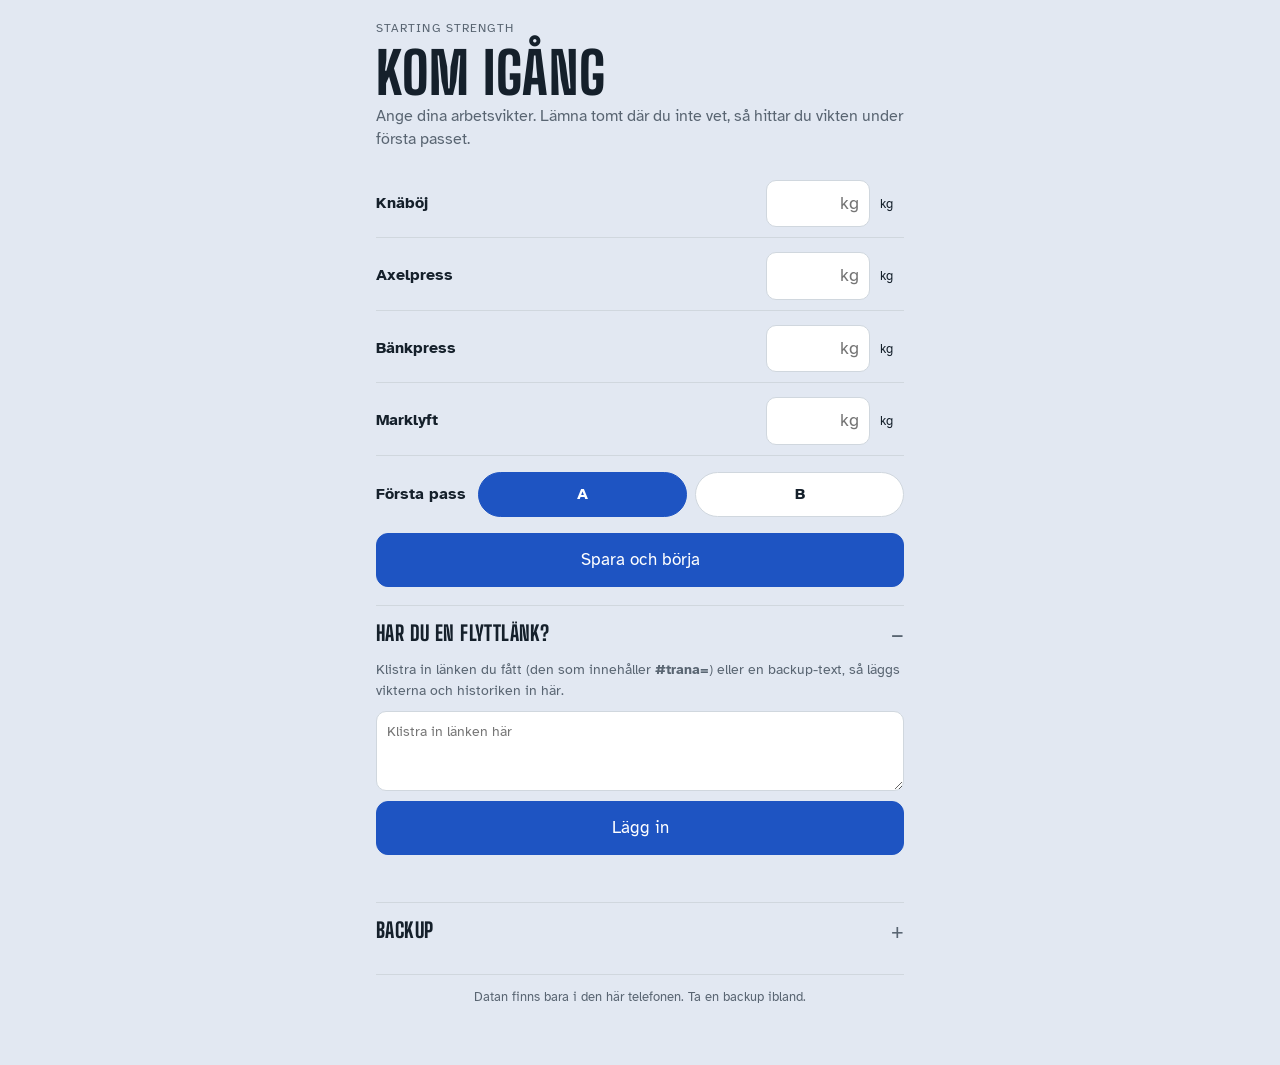
<file: trana.html>
<!DOCTYPE html>
<html lang="sv">
<head>
<meta charset="utf-8">
<meta name="viewport" content="width=device-width, initial-scale=1, viewport-fit=cover">
<title>Träning</title>
<meta name="apple-mobile-web-app-capable" content="yes">
<meta name="mobile-web-app-capable" content="yes">
<meta name="apple-mobile-web-app-status-bar-style" content="default">
<meta name="apple-mobile-web-app-title" content="Träning">
<meta name="theme-color" content="#E2E8F2">
<link rel="apple-touch-icon" href="ikon-180.png">
<link rel="icon" href="ikon-180.png">
<link rel="manifest" href="trana.webmanifest">
<link rel="preconnect" href="https://fonts.googleapis.com">
<link rel="preconnect" href="https://fonts.gstatic.com" crossorigin>
<style>
/* Egen träningssida, utan resten av Systemet. Datan sparas bara i den här webbläsaren. */
*{box-sizing:border-box}
html,body{margin:0;padding:0}
body{background:#E2E8F2;color:#15202B;-webkit-font-smoothing:antialiased}
.wrap{max-width:560px;margin:0 auto;padding:env(safe-area-inset-top,0px) 16px 60px}
footer{margin-top:28px;padding-top:14px;border-top:1px solid #D0D7DE;font-family:"Atkinson Hyperlegible",system-ui,sans-serif;
  font-size:.8rem;color:#596572;text-align:center}
</style>
<link rel="stylesheet" href="trana.css?v=3">
</head>
<body class="flik-trana">
<div class="wrap">
  <main id="trana"></main>
  <footer>Datan finns bara i den här telefonen. Ta en backup ibland.</footer>
</div>
<script src="trana.js?v=4"></script>
<script>
// Egen nyckel, så att den här sidan aldrig delar data med Systemet på samma telefon.
const NYCKEL='trana:data';
function las(){try{return localStorage.getItem(NYCKEL);}catch(e){return null;}}
function skriv(v){try{localStorage.setItem(NYCKEL,v);}catch(e){}}

const rot=document.getElementById('trana');
if(window.Trana)Trana.mount({rot,las,skriv,backup:true});
else rot.textContent='Sidan kunde inte laddas. Kontrollera nätet och ladda om.';

// Har dygnet vänt när appen plockas upp igen laddas den om, så datumet stämmer.
const start=new Date().toDateString();
document.addEventListener('visibilitychange',()=>{
  if(document.visibilityState==='visible'&&new Date().toDateString()!==start)location.reload();});
</script>
</body>
</html>
</file>
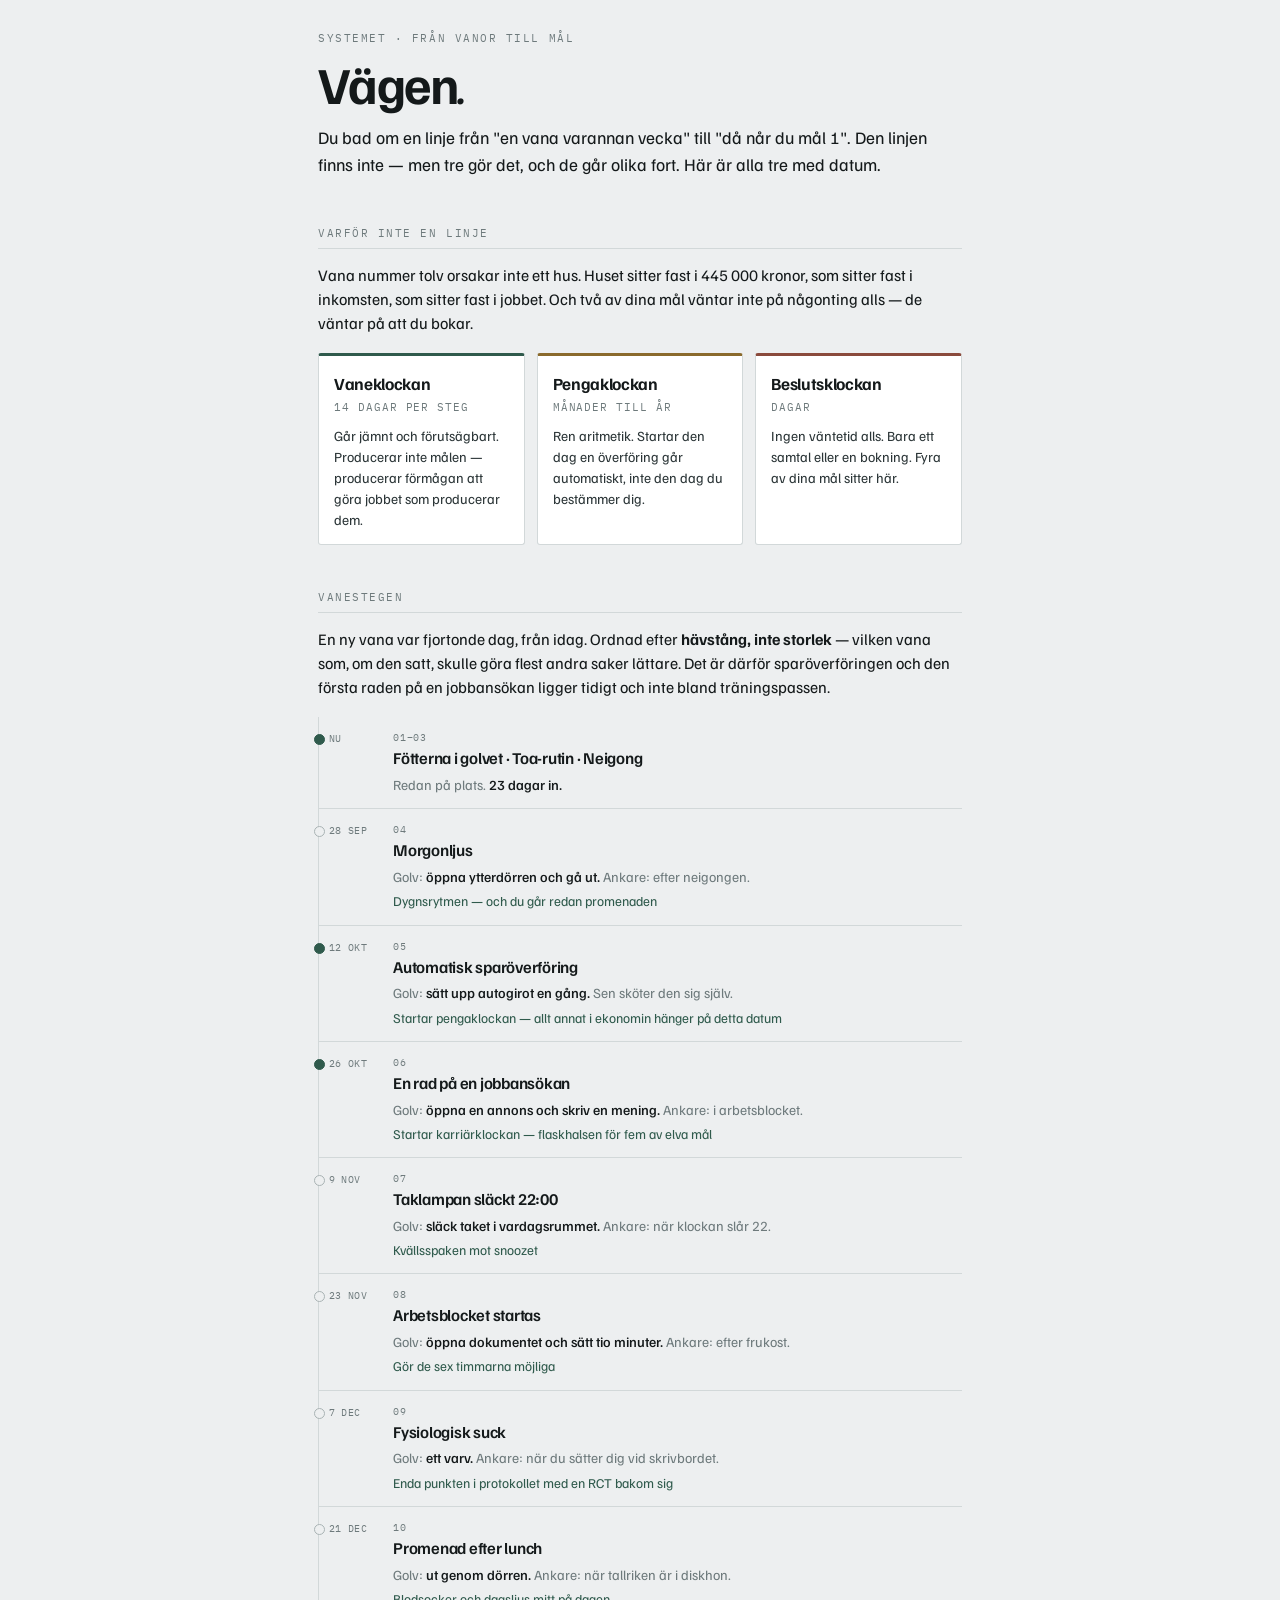
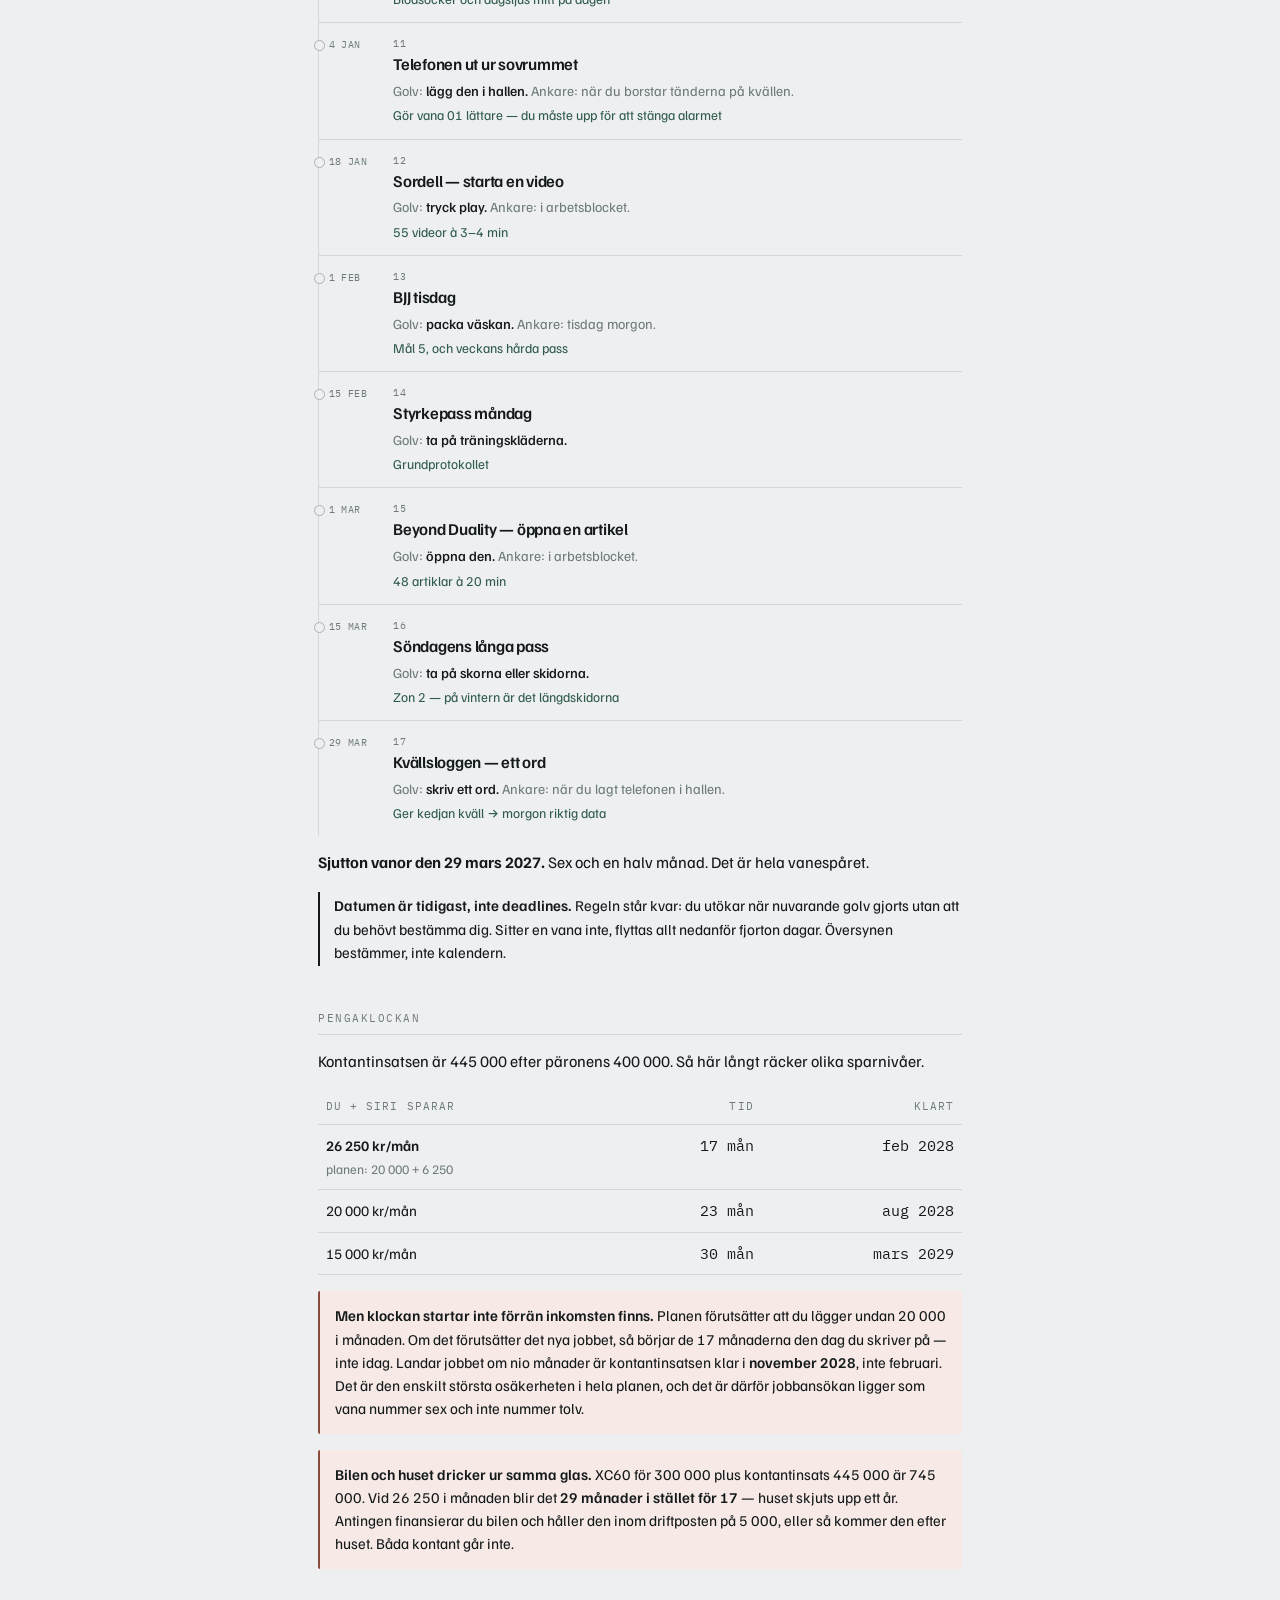
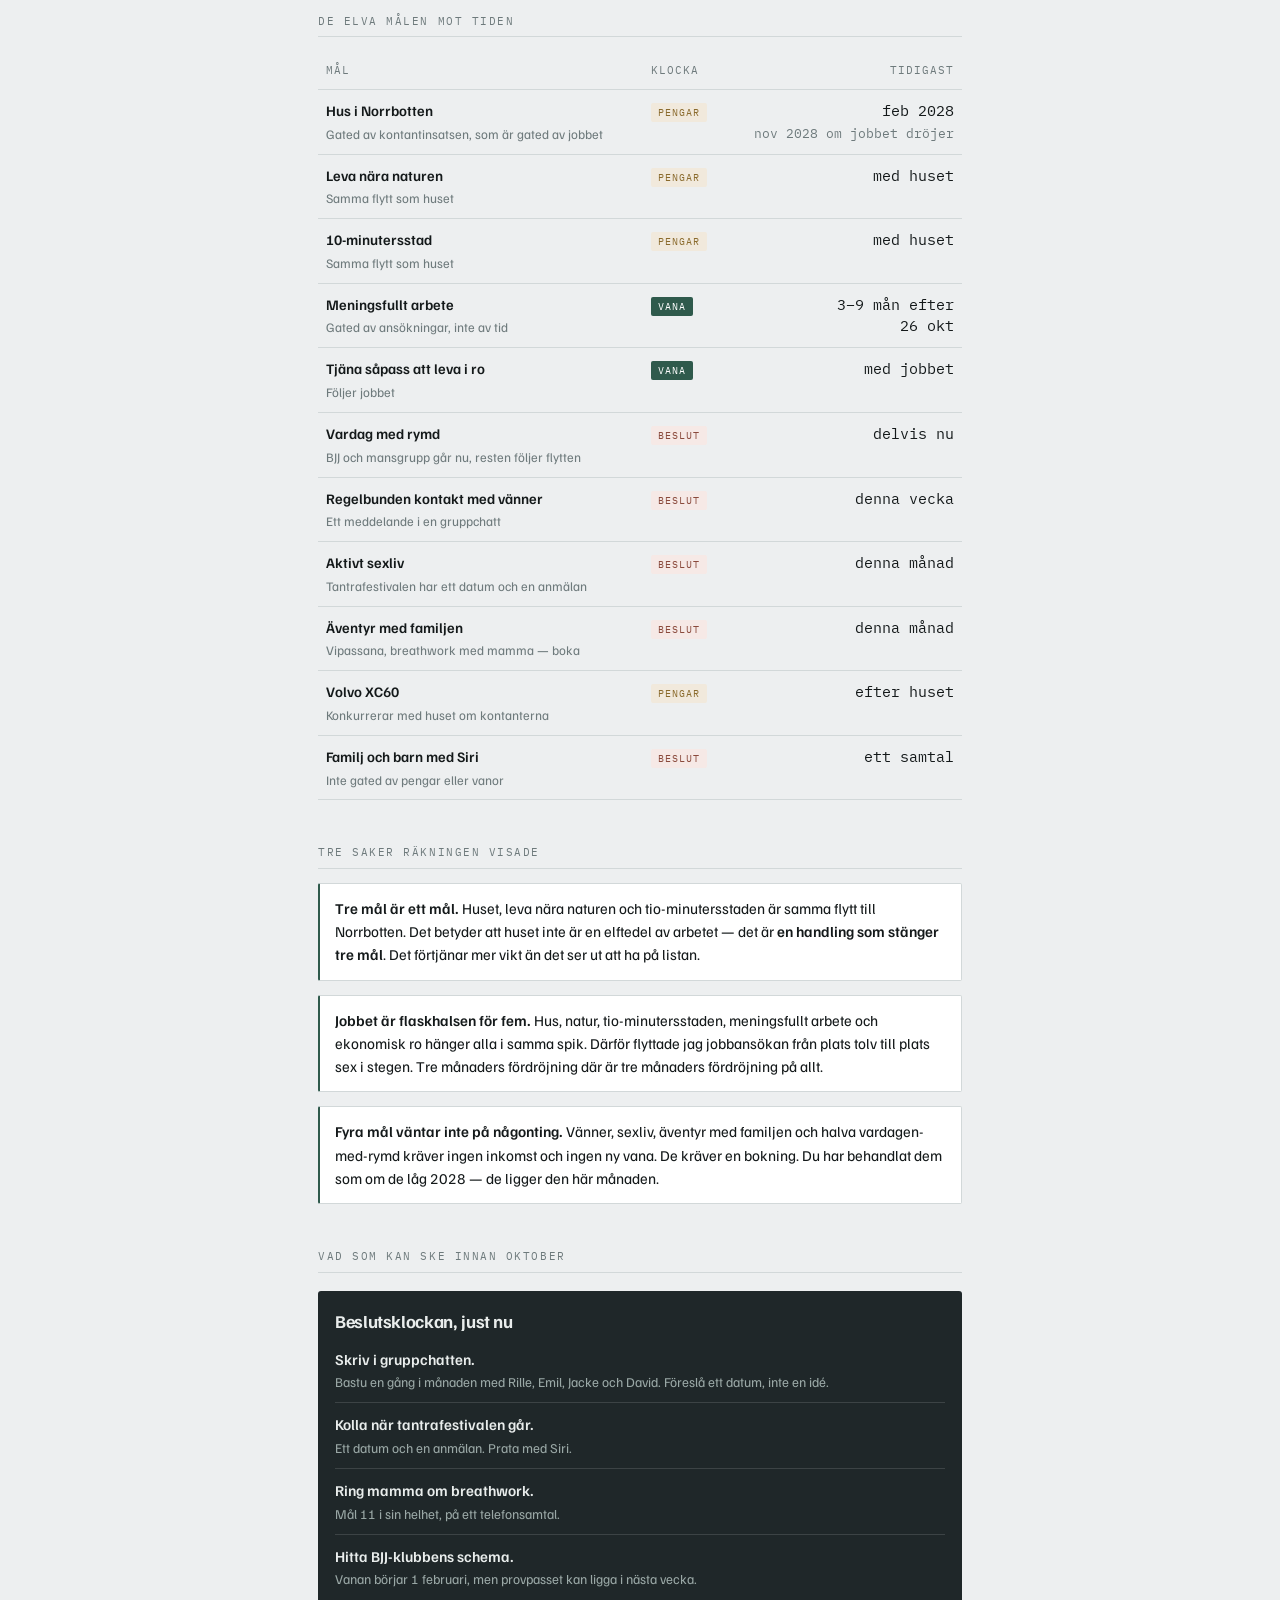
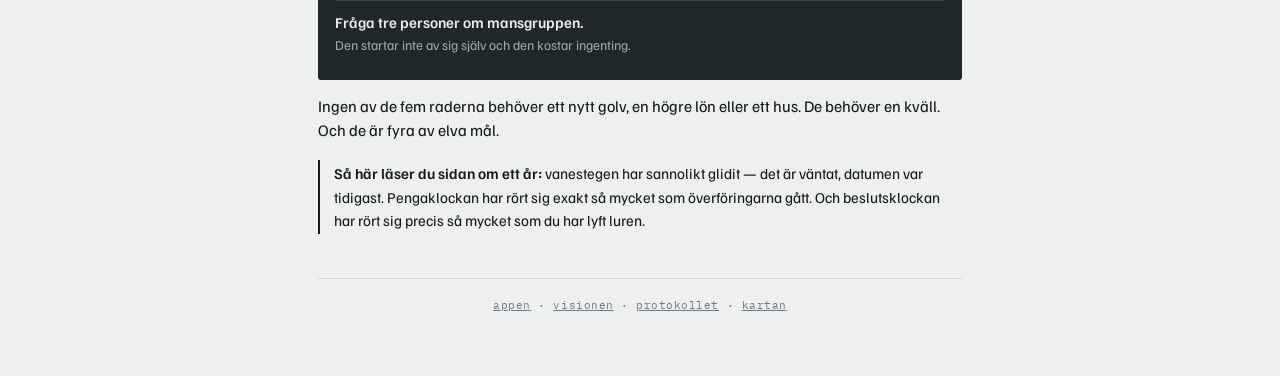
<file: vagen.html>
<!DOCTYPE html>
<html lang="sv">
<head>
<meta charset="utf-8">
<meta name="viewport" content="width=device-width, initial-scale=1, viewport-fit=cover">
<title>Vägen</title>
<link rel="apple-touch-icon" href="ikon-180.png"><link rel="icon" href="ikon-180.png">
<link rel="preconnect" href="https://fonts.googleapis.com">
<link rel="preconnect" href="https://fonts.gstatic.com" crossorigin>
<link href="https://fonts.googleapis.com/css2?family=Familjen+Grotesk:ital,wght@0,400..700;1,400..700&family=IBM+Plex+Mono:wght@400;500&display=swap" rel="stylesheet">
<style>
:root{--paper:#EDEFF0;--ground:#1F2729;--ink:#14191A;--muted:#6E7A7C;
  --line:#D2D8D9;--pine:#2F5A4C;--pine-lit:#5FA98E;--rost:#8A4A3C;--sol:#8A6A2C}
*{box-sizing:border-box}
html,body{margin:0;padding:0}
body{background:var(--paper);color:var(--ink);font-family:"Familjen Grotesk",system-ui,sans-serif;
  font-size:16px;line-height:1.5;-webkit-font-smoothing:antialiased;padding-bottom:60px}
.wrap{max-width:680px;margin:0 auto;padding:0 18px}
header{padding:30px 0 4px}
.eyebrow{font-family:"IBM Plex Mono",monospace;font-size:11px;letter-spacing:.14em;text-transform:uppercase;color:var(--muted)}
h1{font-size:clamp(34px,11vw,52px);line-height:.96;margin:12px 0 0;font-weight:700;letter-spacing:-.03em}
h1 em{font-style:italic;font-weight:400}
.ingress{font-size:17.5px;margin:16px 0 0;line-height:1.5}
h2{font-family:"IBM Plex Mono",monospace;font-size:11px;letter-spacing:.14em;text-transform:uppercase;
  color:var(--muted);font-weight:400;margin:44px 0 0;padding-bottom:7px;border-bottom:1px solid var(--line)}
p{margin:14px 0 0}

.klockor{display:grid;grid-template-columns:1fr;gap:12px;margin-top:18px}
@media (min-width:560px){.klockor{grid-template-columns:repeat(3,1fr)}}
.klocka{background:#fff;border:1px solid var(--line);border-radius:3px;padding:15px 15px 14px;border-top:3px solid}
.k-vana{border-top-color:var(--pine)}
.k-pengar{border-top-color:var(--sol)}
.k-beslut{border-top-color:var(--rost)}
.klocka h3{margin:0;font-size:17px;letter-spacing:-.02em}
.klocka .tid{font-family:"IBM Plex Mono",monospace;font-size:10.5px;letter-spacing:.09em;text-transform:uppercase;
  color:var(--muted);margin-top:3px}
.klocka p{margin:9px 0 0;font-size:14px;line-height:1.5;color:#2C3638}

.stege{margin-top:18px;border-left:1.5px solid var(--line);padding-left:0}
.trapp{position:relative;padding:13px 0 13px 74px;border-bottom:1px solid var(--line)}
.trapp:last-child{border-bottom:0}
.trapp .dat{position:absolute;left:-1.5px;top:15px;width:62px;font-family:"IBM Plex Mono",monospace;
  font-size:10px;letter-spacing:.04em;color:var(--muted);text-transform:uppercase;padding-left:11px;line-height:1.3}
.trapp:before{content:"";position:absolute;left:-5.5px;top:17px;width:9px;height:9px;border-radius:50%;
  background:var(--paper);border:1.5px solid #A9B3B4}
.trapp.tung:before{background:var(--pine);border-color:var(--pine)}
.trapp .nr{font-family:"IBM Plex Mono",monospace;font-size:10px;color:var(--muted);letter-spacing:.08em}
.trapp .namn{font-size:16.5px;font-weight:600;letter-spacing:-.015em;margin-top:1px}
.trapp .golv{font-size:14px;color:var(--muted);margin-top:4px;line-height:1.45}
.trapp .golv b{color:var(--ink);font-weight:500}
.trapp .why{font-size:13.5px;color:var(--pine);margin-top:4px}

table{border-collapse:collapse;width:100%;margin-top:16px;font-size:14.5px}
th,td{text-align:left;padding:10px 8px;border-bottom:1px solid var(--line);vertical-align:top}
th{font-family:"IBM Plex Mono",monospace;font-size:10.5px;letter-spacing:.1em;text-transform:uppercase;
  color:var(--muted);font-weight:400}
td.h{text-align:right;font-family:"IBM Plex Mono",monospace;white-space:nowrap}
td b{font-weight:600}
td .u{display:block;color:var(--muted);font-size:13px;margin-top:3px;line-height:1.45}
.pill{font-family:"IBM Plex Mono",monospace;font-size:9.5px;letter-spacing:.1em;text-transform:uppercase;
  padding:3px 7px;border-radius:2px;white-space:nowrap}
.p-vana{background:var(--pine);color:#fff}
.p-pengar{background:#F1E9DC;color:var(--sol)}
.p-beslut{background:#F6E9E6;color:var(--rost)}
.kryss{border-left:2px solid var(--rost);background:#F6E9E6;padding:13px 15px;margin-top:16px;border-radius:2px;
  font-size:15px;line-height:1.55}
.kryss b{font-weight:600}
.fynd{border-left:2px solid var(--pine);background:#fff;padding:13px 15px;margin-top:14px;border-radius:2px;
  font-size:15px;line-height:1.55;border-top:1px solid var(--line);border-right:1px solid var(--line);
  border-bottom:1px solid var(--line)}
.fynd b{font-weight:600}
.princip{border-left:2px solid var(--ink);padding:2px 0 2px 14px;margin:18px 0 0;font-size:15px;line-height:1.55}
.princip b{font-weight:600}
.nu{background:var(--ground);color:#E9EDEC;border-radius:3px;padding:17px 17px 15px;margin-top:18px}
.nu h3{margin:0 0 3px;font-size:18px;letter-spacing:-.02em}
.nu .rad{padding:10px 0;border-bottom:1px solid rgba(255,255,255,.13);font-size:15px}
.nu .rad:last-child{border-bottom:0}
.nu .rad b{font-weight:600}
.nu .rad span{display:block;color:#9AA8A6;font-size:13.5px;margin-top:2px}
footer{margin-top:44px;padding-top:16px;border-top:1px solid var(--line);font-family:"IBM Plex Mono",monospace;
  font-size:10.5px;color:var(--muted);letter-spacing:.05em;text-align:center;line-height:2}
footer a{color:var(--muted)}
</style>
</head>
<body>
<div class="wrap">

<header>
  <div class="eyebrow">Systemet · från vanor till mål</div>
  <h1>Vägen<em>.</em></h1>
  <p class="ingress">Du bad om en linje från "en vana varannan vecka" till "då når du mål 1".
  Den linjen finns inte — men tre gör det, och de går olika fort. Här är alla tre med datum.</p>
</header>

<h2>Varför inte en linje</h2>
<p>Vana nummer tolv orsakar inte ett hus. Huset sitter fast i 445 000 kronor, som sitter fast i
inkomsten, som sitter fast i jobbet. Och två av dina mål väntar inte på någonting alls — de väntar
på att du bokar.</p>

<div class="klockor">
  <div class="klocka k-vana">
    <h3>Vaneklockan</h3>
    <div class="tid">14 dagar per steg</div>
    <p>Går jämnt och förutsägbart. Producerar inte målen — producerar förmågan att göra jobbet
    som producerar dem.</p>
  </div>
  <div class="klocka k-pengar">
    <h3>Pengaklockan</h3>
    <div class="tid">månader till år</div>
    <p>Ren aritmetik. Startar den dag en överföring går automatiskt, inte den dag du bestämmer dig.</p>
  </div>
  <div class="klocka k-beslut">
    <h3>Beslutsklockan</h3>
    <div class="tid">dagar</div>
    <p>Ingen väntetid alls. Bara ett samtal eller en bokning. Fyra av dina mål sitter här.</p>
  </div>
</div>

<h2>Vanestegen</h2>
<p>En ny vana var fjortonde dag, från idag. Ordnad efter <b>hävstång, inte storlek</b> — vilken vana
som, om den satt, skulle göra flest andra saker lättare. Det är därför sparöverföringen och den
första raden på en jobbansökan ligger tidigt och inte bland träningspassen.</p>

<div class="stege">
  <div class="trapp tung"><div class="dat">nu</div>
    <div class="nr">01–03</div><div class="namn">Fötterna i golvet · Toa-rutin · Neigong</div>
    <div class="golv">Redan på plats. <b>23 dagar in.</b></div></div>

  <div class="trapp"><div class="dat">28 sep</div>
    <div class="nr">04</div><div class="namn">Morgonljus</div>
    <div class="golv">Golv: <b>öppna ytterdörren och gå ut.</b> Ankare: efter neigongen.</div>
    <div class="why">Dygnsrytmen — och du går redan promenaden</div></div>

  <div class="trapp tung"><div class="dat">12 okt</div>
    <div class="nr">05</div><div class="namn">Automatisk sparöverföring</div>
    <div class="golv">Golv: <b>sätt upp autogirot en gång.</b> Sen sköter den sig själv.</div>
    <div class="why">Startar pengaklockan — allt annat i ekonomin hänger på detta datum</div></div>

  <div class="trapp tung"><div class="dat">26 okt</div>
    <div class="nr">06</div><div class="namn">En rad på en jobbansökan</div>
    <div class="golv">Golv: <b>öppna en annons och skriv en mening.</b> Ankare: i arbetsblocket.</div>
    <div class="why">Startar karriärklockan — flaskhalsen för fem av elva mål</div></div>

  <div class="trapp"><div class="dat">9 nov</div>
    <div class="nr">07</div><div class="namn">Taklampan släckt 22:00</div>
    <div class="golv">Golv: <b>släck taket i vardagsrummet.</b> Ankare: när klockan slår 22.</div>
    <div class="why">Kvällsspaken mot snoozet</div></div>

  <div class="trapp"><div class="dat">23 nov</div>
    <div class="nr">08</div><div class="namn">Arbetsblocket startas</div>
    <div class="golv">Golv: <b>öppna dokumentet och sätt tio minuter.</b> Ankare: efter frukost.</div>
    <div class="why">Gör de sex timmarna möjliga</div></div>

  <div class="trapp"><div class="dat">7 dec</div>
    <div class="nr">09</div><div class="namn">Fysiologisk suck</div>
    <div class="golv">Golv: <b>ett varv.</b> Ankare: när du sätter dig vid skrivbordet.</div>
    <div class="why">Enda punkten i protokollet med en RCT bakom sig</div></div>

  <div class="trapp"><div class="dat">21 dec</div>
    <div class="nr">10</div><div class="namn">Promenad efter lunch</div>
    <div class="golv">Golv: <b>ut genom dörren.</b> Ankare: när tallriken är i diskhon.</div>
    <div class="why">Blodsocker och dagsljus mitt på dagen</div></div>

  <div class="trapp"><div class="dat">4 jan</div>
    <div class="nr">11</div><div class="namn">Telefonen ut ur sovrummet</div>
    <div class="golv">Golv: <b>lägg den i hallen.</b> Ankare: när du borstar tänderna på kvällen.</div>
    <div class="why">Gör vana 01 lättare — du måste upp för att stänga alarmet</div></div>

  <div class="trapp"><div class="dat">18 jan</div>
    <div class="nr">12</div><div class="namn">Sordell — starta en video</div>
    <div class="golv">Golv: <b>tryck play.</b> Ankare: i arbetsblocket.</div>
    <div class="why">55 videor à 3–4 min</div></div>

  <div class="trapp"><div class="dat">1 feb</div>
    <div class="nr">13</div><div class="namn">BJJ tisdag</div>
    <div class="golv">Golv: <b>packa väskan.</b> Ankare: tisdag morgon.</div>
    <div class="why">Mål 5, och veckans hårda pass</div></div>

  <div class="trapp"><div class="dat">15 feb</div>
    <div class="nr">14</div><div class="namn">Styrkepass måndag</div>
    <div class="golv">Golv: <b>ta på träningskläderna.</b></div>
    <div class="why">Grundprotokollet</div></div>

  <div class="trapp"><div class="dat">1 mar</div>
    <div class="nr">15</div><div class="namn">Beyond Duality — öppna en artikel</div>
    <div class="golv">Golv: <b>öppna den.</b> Ankare: i arbetsblocket.</div>
    <div class="why">48 artiklar à 20 min</div></div>

  <div class="trapp"><div class="dat">15 mar</div>
    <div class="nr">16</div><div class="namn">Söndagens långa pass</div>
    <div class="golv">Golv: <b>ta på skorna eller skidorna.</b></div>
    <div class="why">Zon 2 — på vintern är det längdskidorna</div></div>

  <div class="trapp"><div class="dat">29 mar</div>
    <div class="nr">17</div><div class="namn">Kvällsloggen — ett ord</div>
    <div class="golv">Golv: <b>skriv ett ord.</b> Ankare: när du lagt telefonen i hallen.</div>
    <div class="why">Ger kedjan kväll → morgon riktig data</div></div>
</div>

<p><b>Sjutton vanor den 29 mars 2027.</b> Sex och en halv månad. Det är hela vanespåret.</p>

<div class="princip"><b>Datumen är tidigast, inte deadlines.</b> Regeln står kvar: du utökar när
nuvarande golv gjorts utan att du behövt bestämma dig. Sitter en vana inte, flyttas allt nedanför
fjorton dagar. Översynen bestämmer, inte kalendern.</div>

<h2>Pengaklockan</h2>
<p>Kontantinsatsen är 445 000 efter päronens 400 000. Så här långt räcker olika sparnivåer.</p>

<table>
  <tr><th>Du + Siri sparar</th><th style="text-align:right">Tid</th><th style="text-align:right">Klart</th></tr>
  <tr><td><b>26 250 kr/mån</b><span class="u">planen: 20 000 + 6 250</span></td><td class="h">17 mån</td><td class="h">feb 2028</td></tr>
  <tr><td>20 000 kr/mån</td><td class="h">23 mån</td><td class="h">aug 2028</td></tr>
  <tr><td>15 000 kr/mån</td><td class="h">30 mån</td><td class="h">mars 2029</td></tr>
</table>

<div class="kryss">
  <b>Men klockan startar inte förrän inkomsten finns.</b> Planen förutsätter att du lägger undan
  20 000 i månaden. Om det förutsätter det nya jobbet, så börjar de 17 månaderna den dag du skriver
  på — inte idag. Landar jobbet om nio månader är kontantinsatsen klar i <b>november 2028</b>,
  inte februari. Det är den enskilt största osäkerheten i hela planen, och det är därför
  jobbansökan ligger som vana nummer sex och inte nummer tolv.
</div>

<div class="kryss">
  <b>Bilen och huset dricker ur samma glas.</b> XC60 för 300 000 plus kontantinsats 445 000 är
  745 000. Vid 26 250 i månaden blir det <b>29 månader i stället för 17</b> — huset skjuts upp
  ett år. Antingen finansierar du bilen och håller den inom driftposten på 5 000, eller så kommer
  den efter huset. Båda kontant går inte.
</div>

<h2>De elva målen mot tiden</h2>

<table>
  <tr><th>Mål</th><th>Klocka</th><th style="text-align:right">Tidigast</th></tr>
  <tr><td><b>Hus i Norrbotten</b><span class="u">Gated av kontantinsatsen, som är gated av jobbet</span></td>
      <td><span class="pill p-pengar">pengar</span></td><td class="h">feb 2028<br><span class="u">nov 2028 om jobbet dröjer</span></td></tr>
  <tr><td><b>Leva nära naturen</b><span class="u">Samma flytt som huset</span></td>
      <td><span class="pill p-pengar">pengar</span></td><td class="h">med huset</td></tr>
  <tr><td><b>10-minutersstad</b><span class="u">Samma flytt som huset</span></td>
      <td><span class="pill p-pengar">pengar</span></td><td class="h">med huset</td></tr>
  <tr><td><b>Meningsfullt arbete</b><span class="u">Gated av ansökningar, inte av tid</span></td>
      <td><span class="pill p-vana">vana</span></td><td class="h">3–9 mån efter<br>26 okt</td></tr>
  <tr><td><b>Tjäna såpass att leva i ro</b><span class="u">Följer jobbet</span></td>
      <td><span class="pill p-vana">vana</span></td><td class="h">med jobbet</td></tr>
  <tr><td><b>Vardag med rymd</b><span class="u">BJJ och mansgrupp går nu, resten följer flytten</span></td>
      <td><span class="pill p-beslut">beslut</span></td><td class="h">delvis nu</td></tr>
  <tr><td><b>Regelbunden kontakt med vänner</b><span class="u">Ett meddelande i en gruppchatt</span></td>
      <td><span class="pill p-beslut">beslut</span></td><td class="h">denna vecka</td></tr>
  <tr><td><b>Aktivt sexliv</b><span class="u">Tantrafestivalen har ett datum och en anmälan</span></td>
      <td><span class="pill p-beslut">beslut</span></td><td class="h">denna månad</td></tr>
  <tr><td><b>Äventyr med familjen</b><span class="u">Vipassana, breathwork med mamma — boka</span></td>
      <td><span class="pill p-beslut">beslut</span></td><td class="h">denna månad</td></tr>
  <tr><td><b>Volvo XC60</b><span class="u">Konkurrerar med huset om kontanterna</span></td>
      <td><span class="pill p-pengar">pengar</span></td><td class="h">efter huset</td></tr>
  <tr><td><b>Familj och barn med Siri</b><span class="u">Inte gated av pengar eller vanor</span></td>
      <td><span class="pill p-beslut">beslut</span></td><td class="h">ett samtal</td></tr>
</table>

<h2>Tre saker räkningen visade</h2>

<div class="fynd"><b>Tre mål är ett mål.</b> Huset, leva nära naturen och tio-minutersstaden är
samma flytt till Norrbotten. Det betyder att huset inte är en elftedel av arbetet — det är
<b>en handling som stänger tre mål</b>. Det förtjänar mer vikt än det ser ut att ha på listan.</div>

<div class="fynd"><b>Jobbet är flaskhalsen för fem.</b> Hus, natur, tio-minutersstaden, meningsfullt
arbete och ekonomisk ro hänger alla i samma spik. Därför flyttade jag jobbansökan från plats tolv
till plats sex i stegen. Tre månaders fördröjning där är tre månaders fördröjning på allt.</div>

<div class="fynd"><b>Fyra mål väntar inte på någonting.</b> Vänner, sexliv, äventyr med familjen och
halva vardagen-med-rymd kräver ingen inkomst och ingen ny vana. De kräver en bokning. Du har
behandlat dem som om de låg 2028 — de ligger den här månaden.</div>

<h2>Vad som kan ske innan oktober</h2>

<div class="nu">
  <h3>Beslutsklockan, just nu</h3>
  <div class="rad"><b>Skriv i gruppchatten.</b>
    <span>Bastu en gång i månaden med Rille, Emil, Jacke och David. Föreslå ett datum, inte en idé.</span></div>
  <div class="rad"><b>Kolla när tantrafestivalen går.</b>
    <span>Ett datum och en anmälan. Prata med Siri.</span></div>
  <div class="rad"><b>Ring mamma om breathwork.</b>
    <span>Mål 11 i sin helhet, på ett telefonsamtal.</span></div>
  <div class="rad"><b>Hitta BJJ-klubbens schema.</b>
    <span>Vanan börjar 1 februari, men provpasset kan ligga i nästa vecka.</span></div>
  <div class="rad"><b>Fråga tre personer om mansgruppen.</b>
    <span>Den startar inte av sig själv och den kostar ingenting.</span></div>
</div>

<p>Ingen av de fem raderna behöver ett nytt golv, en högre lön eller ett hus. De behöver en kväll.
Och de är fyra av elva mål.</p>

<div class="princip"><b>Så här läser du sidan om ett år:</b> vanestegen har sannolikt glidit — det är
väntat, datumen var tidigast. Pengaklockan har rört sig exakt så mycket som överföringarna gått.
Och beslutsklockan har rört sig precis så mycket som du har lyft luren.</div>

<footer>
  <a href="./">appen</a> · <a href="vision.html">visionen</a> ·
  <a href="protokoll.html">protokollet</a> · <a href="karta.html">kartan</a>
</footer>
</div>
</body>
</html>
</file>
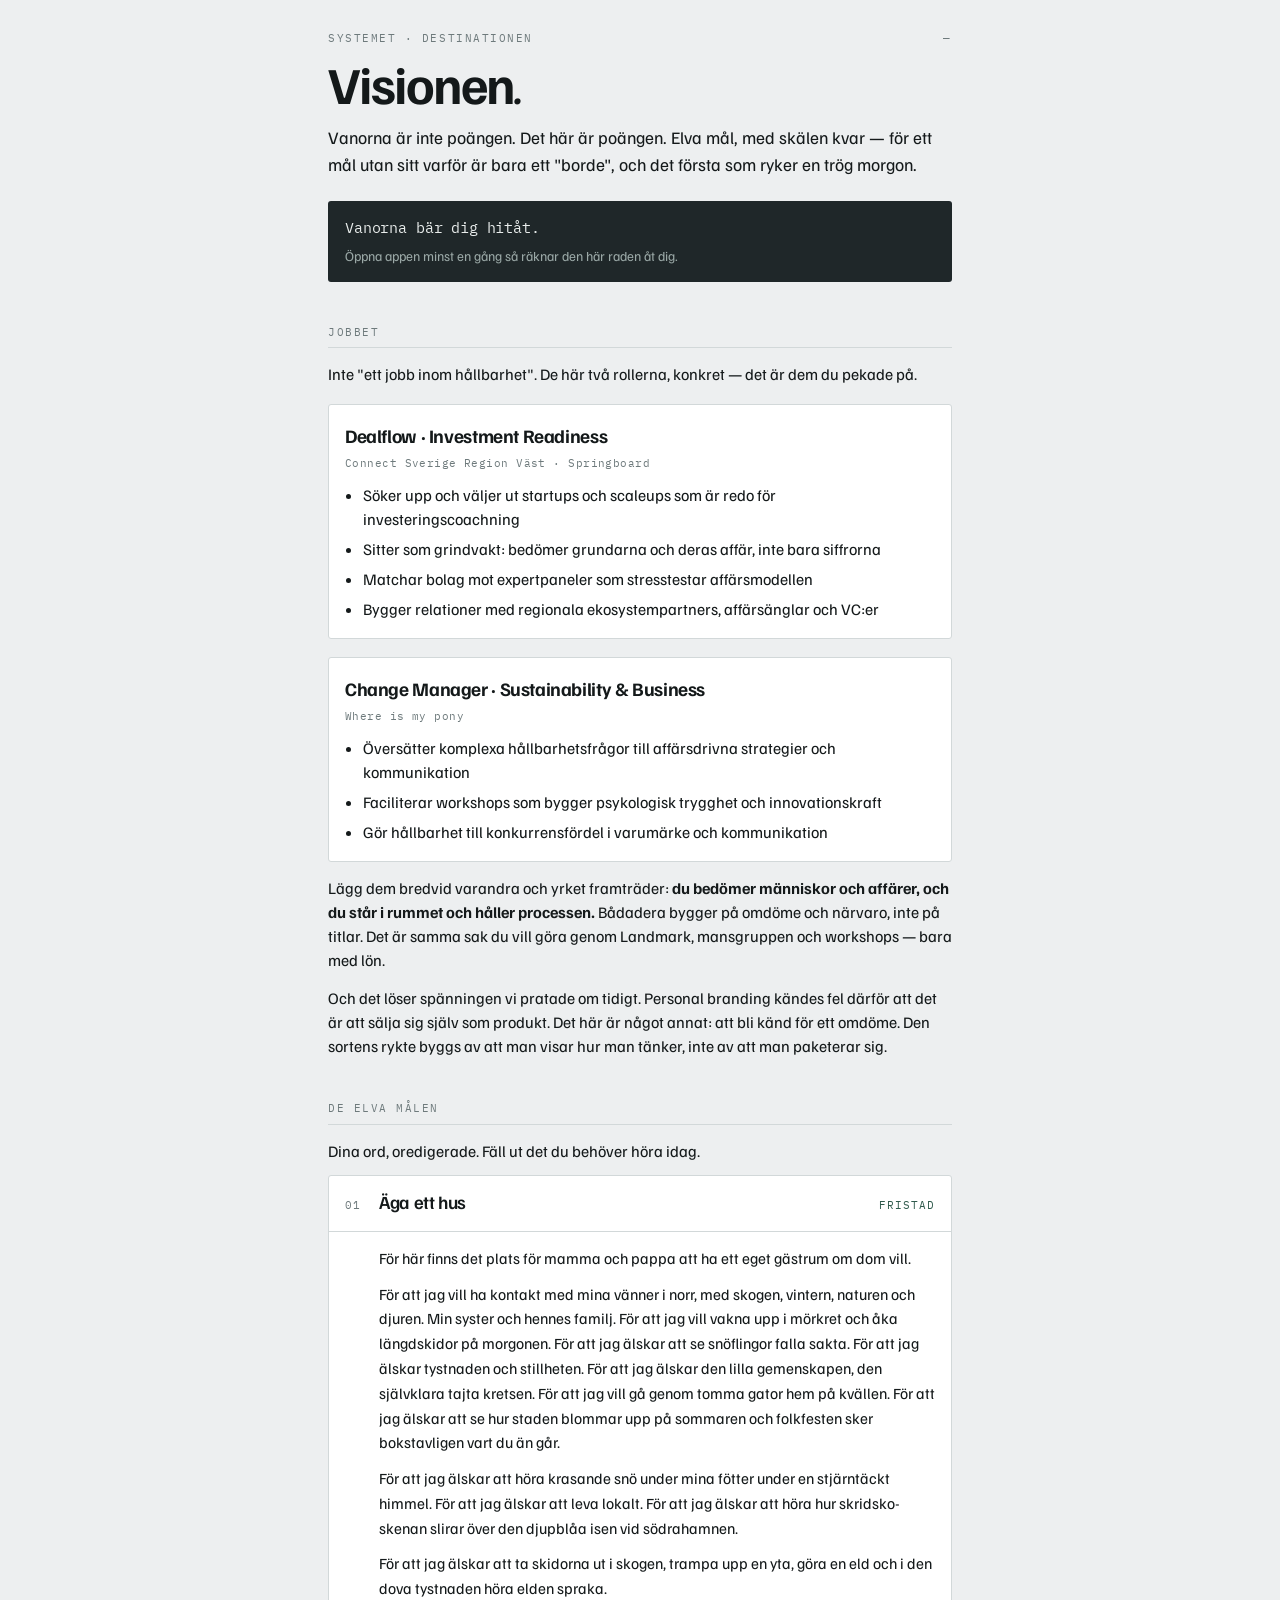
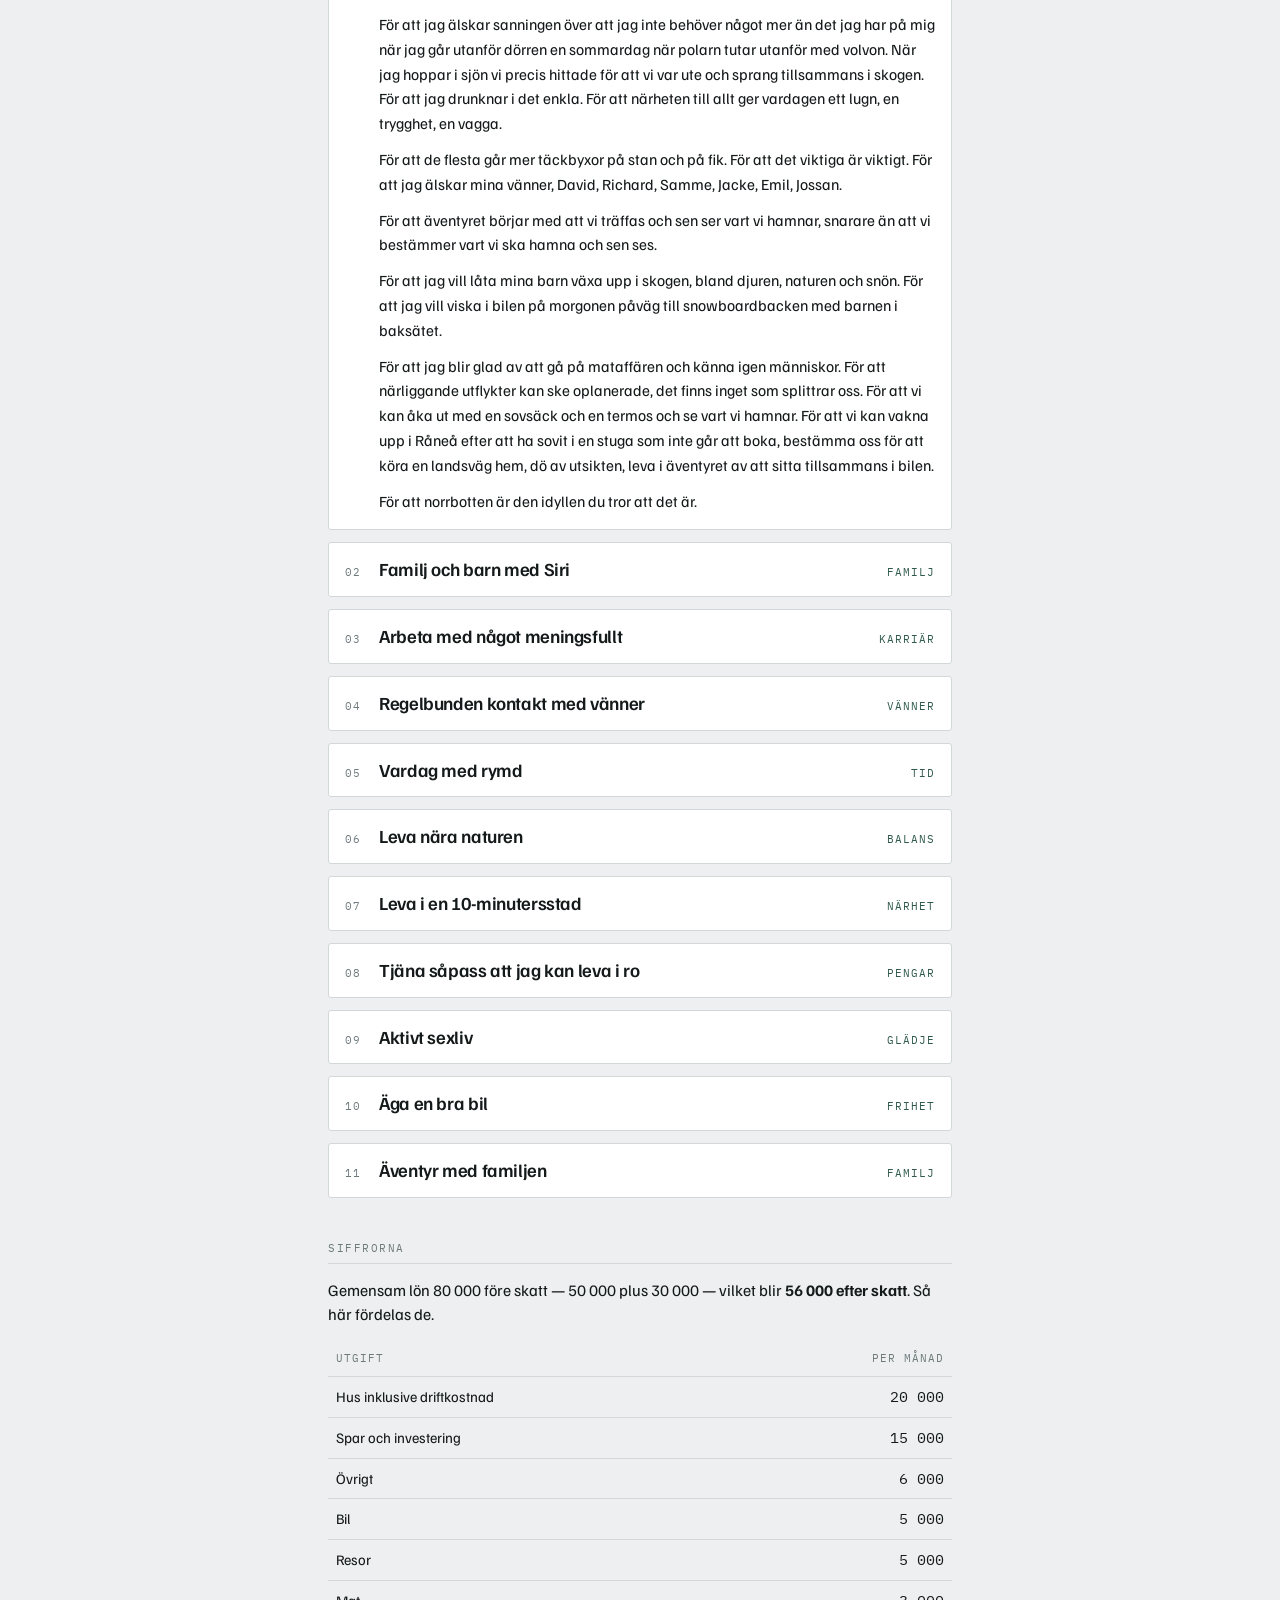
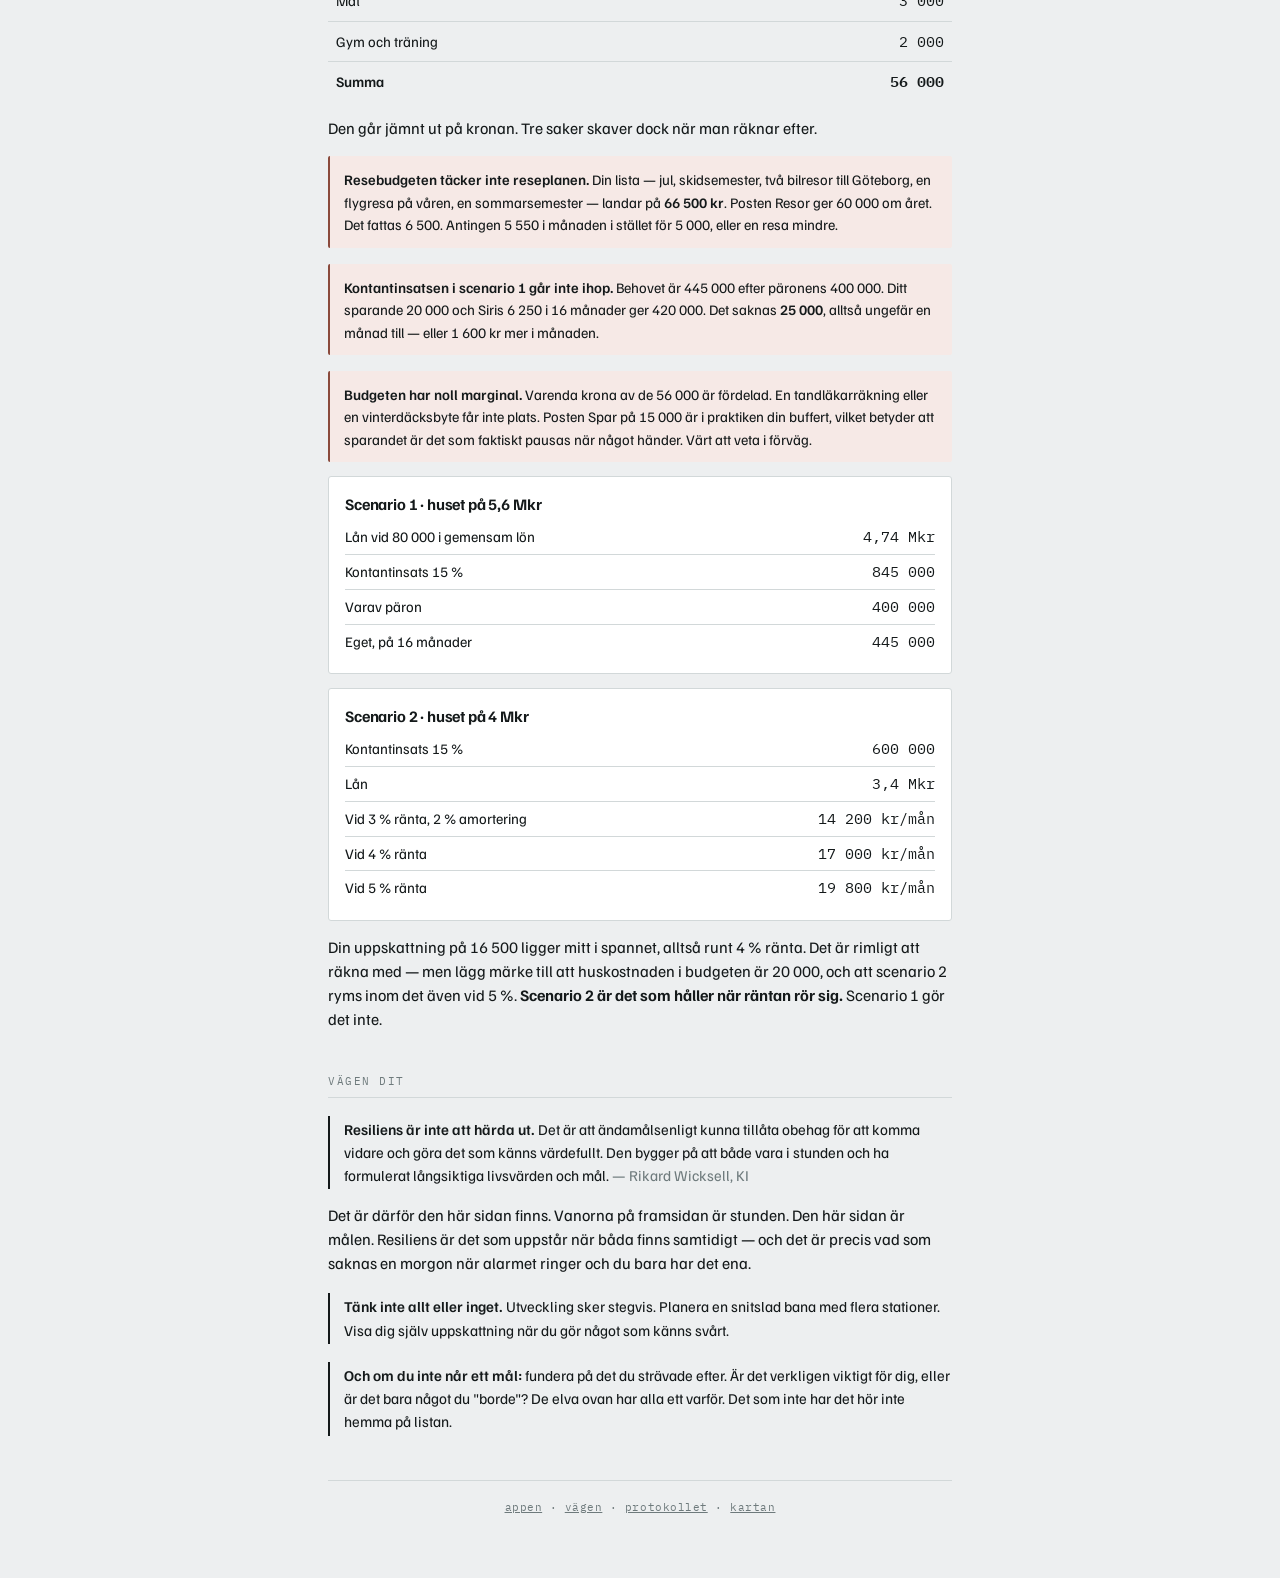
<file: vision.html>
<!DOCTYPE html>
<html lang="sv">
<head>
<meta charset="utf-8">
<meta name="viewport" content="width=device-width, initial-scale=1, viewport-fit=cover">
<title>Visionen</title>
<link rel="apple-touch-icon" href="ikon-180.png"><link rel="icon" href="ikon-180.png">
<link rel="preconnect" href="https://fonts.googleapis.com">
<link rel="preconnect" href="https://fonts.gstatic.com" crossorigin>
<link href="https://fonts.googleapis.com/css2?family=Familjen+Grotesk:ital,wght@0,400..700;1,400..700&family=IBM+Plex+Mono:wght@400;500&display=swap" rel="stylesheet">
<style>
:root{--paper:#EDEFF0;--ground:#1F2729;--ink:#14191A;--muted:#6E7A7C;
  --line:#D2D8D9;--pine:#2F5A4C;--pine-lit:#5FA98E}
*{box-sizing:border-box}
html,body{margin:0;padding:0}
body{background:var(--paper);color:var(--ink);font-family:"Familjen Grotesk",system-ui,sans-serif;
  font-size:16px;line-height:1.5;-webkit-font-smoothing:antialiased;padding-bottom:60px}
.wrap{max-width:660px;margin:0 auto;padding:0 18px}
header{padding:30px 0 4px}
.eyebrow{font-family:"IBM Plex Mono",monospace;font-size:11px;letter-spacing:.14em;text-transform:uppercase;
  color:var(--muted);display:flex;justify-content:space-between;gap:12px;flex-wrap:wrap}
h1{font-size:clamp(34px,11vw,52px);line-height:.96;margin:12px 0 0;font-weight:700;letter-spacing:-.03em}
h1 em{font-style:italic;font-weight:400}
.ingress{font-size:17.5px;margin:16px 0 0;line-height:1.5}
h2{font-family:"IBM Plex Mono",monospace;font-size:11px;letter-spacing:.14em;text-transform:uppercase;
  color:var(--muted);font-weight:400;margin:42px 0 0;padding-bottom:7px;border-bottom:1px solid var(--line)}
p{margin:14px 0 0}
.stat{background:var(--ground);color:#E9EDEC;border-radius:3px;padding:16px 17px;margin-top:20px}
.stat .n{font-family:"IBM Plex Mono",monospace;font-size:15px;letter-spacing:-.01em}
.stat .n b{font-size:26px;font-weight:500;letter-spacing:-.02em}
.stat .u{font-size:13.5px;color:#9AA8A6;margin-top:7px;line-height:1.45}

.jobb{background:#fff;border:1px solid var(--line);border-radius:3px;padding:17px 16px;margin-top:18px}
.jobb h3{font-size:19px;margin:0;letter-spacing:-.02em}
.jobb .var{font-family:"IBM Plex Mono",monospace;font-size:11px;color:var(--muted);margin-top:4px;letter-spacing:.04em}
.jobb ul{margin:12px 0 0;padding-left:18px}
.jobb li{margin-top:6px}

details{background:#fff;border:1px solid var(--line);border-radius:3px;margin-top:12px;overflow:hidden}
details[open]{background:#fff}
summary{list-style:none;cursor:pointer;padding:15px 16px;display:flex;align-items:baseline;gap:12px}
summary::-webkit-details-marker{display:none}
summary .nr{font-family:"IBM Plex Mono",monospace;font-size:11px;color:var(--muted);flex:none;width:22px;
  letter-spacing:.08em;padding-top:3px}
summary .namn{flex:1;font-size:18.5px;font-weight:600;letter-spacing:-.02em;line-height:1.2}
summary .vard{font-family:"IBM Plex Mono",monospace;font-size:10.5px;letter-spacing:.1em;text-transform:uppercase;
  color:var(--pine);flex:none;padding-top:5px}
summary:focus-visible{outline:2px solid var(--pine);outline-offset:-2px}
.varfor{padding:0 16px 16px 50px;border-top:1px solid var(--line);margin-top:2px;padding-top:14px}
.varfor p{margin:11px 0 0;font-size:15.5px;line-height:1.6}
.varfor p:first-child{margin-top:0}
.varfor ul{margin:11px 0 0;padding-left:18px;font-size:15.5px}
.varfor li{margin-top:5px}

table{border-collapse:collapse;width:100%;margin-top:16px;font-size:14.5px}
th,td{text-align:left;padding:9px 8px;border-bottom:1px solid var(--line)}
th{font-family:"IBM Plex Mono",monospace;font-size:10.5px;letter-spacing:.1em;text-transform:uppercase;
  color:var(--muted);font-weight:400}
td.h{text-align:right;font-family:"IBM Plex Mono",monospace}
tr.sum td{font-weight:600;border-bottom:none;border-top:1.5px solid var(--ink)}
.kryss{border-left:2px solid #8A4A3C;background:#F6E9E6;padding:12px 14px;margin-top:16px;border-radius:2px;
  font-size:14.5px;line-height:1.55}
.kryss b{font-weight:600}
.princip{border-left:2px solid var(--ink);padding:2px 0 2px 14px;margin:18px 0 0;font-size:15px;line-height:1.55}
.princip b{font-weight:600}
.scen{background:#fff;border:1px solid var(--line);border-radius:3px;padding:15px 16px;margin-top:14px}
.scen h4{margin:0 0 4px;font-size:16px;letter-spacing:-.01em}
.scen .rad{display:flex;justify-content:space-between;gap:12px;padding:6px 0;border-bottom:1px solid var(--line);
  font-size:14.5px}
.scen .rad:last-child{border-bottom:0}
.scen .rad span:last-child{font-family:"IBM Plex Mono",monospace;white-space:nowrap}
footer{margin-top:44px;padding-top:16px;border-top:1px solid var(--line);font-family:"IBM Plex Mono",monospace;
  font-size:10.5px;color:var(--muted);letter-spacing:.05em;text-align:center;line-height:2}
footer a{color:var(--muted)}
</style>
</head>
<body>
<div class="wrap">

<header>
  <div class="eyebrow"><span>Systemet · destinationen</span><span id="stamp">—</span></div>
  <h1>Visionen<em>.</em></h1>
  <p class="ingress">Vanorna är inte poängen. Det här är poängen. Elva mål, med skälen kvar —
  för ett mål utan sitt varför är bara ett "borde", och det första som ryker en trög morgon.</p>
</header>

<div class="stat" id="stat">
  <div class="n">Vanorna bär dig hitåt.</div>
  <div class="u" id="statText">Öppna appen minst en gång så räknar den här raden åt dig.</div>
</div>

<h2>Jobbet</h2>
<p>Inte "ett jobb inom hållbarhet". De här två rollerna, konkret — det är dem du pekade på.</p>

<div class="jobb">
  <h3>Dealflow · Investment Readiness</h3>
  <div class="var">Connect Sverige Region Väst · Springboard</div>
  <ul>
    <li>Söker upp och väljer ut startups och scaleups som är redo för investeringscoachning</li>
    <li>Sitter som grindvakt: bedömer grundarna och deras affär, inte bara siffrorna</li>
    <li>Matchar bolag mot expertpaneler som stresstestar affärsmodellen</li>
    <li>Bygger relationer med regionala ekosystempartners, affärsänglar och VC:er</li>
  </ul>
</div>

<div class="jobb">
  <h3>Change Manager · Sustainability &amp; Business</h3>
  <div class="var">Where is my pony</div>
  <ul>
    <li>Översätter komplexa hållbarhetsfrågor till affärsdrivna strategier och kommunikation</li>
    <li>Faciliterar workshops som bygger psykologisk trygghet och innovationskraft</li>
    <li>Gör hållbarhet till konkurrensfördel i varumärke och kommunikation</li>
  </ul>
</div>

<p>Lägg dem bredvid varandra och yrket framträder: <b>du bedömer människor och affärer,
och du står i rummet och håller processen.</b> Bådadera bygger på omdöme och närvaro,
inte på titlar. Det är samma sak du vill göra genom Landmark, mansgruppen och workshops —
bara med lön.</p>

<p>Och det löser spänningen vi pratade om tidigt. Personal branding kändes fel därför att
det är att sälja sig själv som produkt. Det här är något annat: att bli känd för ett
omdöme. Den sortens rykte byggs av att man visar hur man tänker, inte av att man
paketerar sig.</p>

<h2>De elva målen</h2>
<p>Dina ord, oredigerade. Fäll ut det du behöver höra idag.</p>

<details open>
  <summary><span class="nr">01</span><span class="namn">Äga ett hus</span><span class="vard">Fristad</span></summary>
  <div class="varfor">
    <p>För här finns det plats för mamma och pappa att ha ett eget gästrum om dom vill.</p>
    <p>För att jag vill ha kontakt med mina vänner i norr, med skogen, vintern, naturen och djuren.
    Min syster och hennes familj. För att jag vill vakna upp i mörkret och åka längdskidor på morgonen.
    För att jag älskar att se snöflingor falla sakta. För att jag älskar tystnaden och stillheten.
    För att jag älskar den lilla gemenskapen, den självklara tajta kretsen. För att jag vill gå genom
    tomma gator hem på kvällen. För att jag älskar att se hur staden blommar upp på sommaren och
    folkfesten sker bokstavligen vart du än går.</p>
    <p>För att jag älskar att höra krasande snö under mina fötter under en stjärntäckt himmel.
    För att jag älskar att leva lokalt. För att jag älskar att höra hur skridsko-skenan slirar över
    den djupblåa isen vid södrahamnen.</p>
    <p>För att jag älskar att ta skidorna ut i skogen, trampa upp en yta, göra en eld och i den dova
    tystnaden höra elden spraka.</p>
    <p>För att jag älskar sanningen över att jag inte behöver något mer än det jag har på mig när jag
    går utanför dörren en sommardag när polarn tutar utanför med volvon. När jag hoppar i sjön vi
    precis hittade för att vi var ute och sprang tillsammans i skogen. För att jag drunknar i det
    enkla. För att närheten till allt ger vardagen ett lugn, en trygghet, en vagga.</p>
    <p>För att de flesta går mer täckbyxor på stan och på fik. För att det viktiga är viktigt.
    För att jag älskar mina vänner, David, Richard, Samme, Jacke, Emil, Jossan.</p>
    <p>För att äventyret börjar med att vi träffas och sen ser vart vi hamnar, snarare än att vi
    bestämmer vart vi ska hamna och sen ses.</p>
    <p>För att jag vill låta mina barn växa upp i skogen, bland djuren, naturen och snön. För att jag
    vill viska i bilen på morgonen påväg till snowboardbacken med barnen i baksätet.</p>
    <p>För att jag blir glad av att gå på mataffären och känna igen människor. För att närliggande
    utflykter kan ske oplanerade, det finns inget som splittrar oss. För att vi kan åka ut med en
    sovsäck och en termos och se vart vi hamnar. För att vi kan vakna upp i Råneå efter att ha sovit
    i en stuga som inte går att boka, bestämma oss för att köra en landsväg hem, dö av utsikten,
    leva i äventyret av att sitta tillsammans i bilen.</p>
    <p>För att norrbotten är den idyllen du tror att det är.</p>
  </div>
</details>

<details>
  <summary><span class="nr">02</span><span class="namn">Familj och barn med Siri</span><span class="vard">Familj</span></summary>
  <div class="varfor">
    <p>Tanken att dom springer i vardagsrummet är ljuvligt. Tanken att mamma och pappa och Siris
    föräldrar kommer på besök och får leva med barnbarnen är ju underbart.</p>
  </div>
</details>

<details>
  <summary><span class="nr">03</span><span class="namn">Arbeta med något meningsfullt</span><span class="vard">Karriär</span></summary>
  <div class="varfor">
    <p>Ett jobb där de arbetar mot en mer regenerativ värld. Där jag kan vara mig själv. Högt till tak.
    Fun. Open minded. Där vi leker under arbetstid. Nära där jag bor.</p>
    <p>Drömmen är att kunna jobba med något regenerativt — för att det är det vi behöver för djur,
    natur och liv.</p>
    <p>För att jag vill använda mitt liv till att vara till service för transformation. Genom Landmark.
    Och att hålla föreläsningar och workshops på företag.</p>
  </div>
</details>

<details>
  <summary><span class="nr">04</span><span class="namn">Regelbunden kontakt med vänner</span><span class="vard">Vänner</span></summary>
  <div class="varfor">
    <p>Är det idolfinal eller VM-final, ja men då kan man traska över till polarn och kika tillsammans.
    Är det lite vardagsfest med en onsdagsgrill för att man vill fira att projektet på jobbet är
    avslutat, ja då bjuder man över några vänner. Är det någon som fyller år, ja då firar vi.</p>
    <p>Jag och David gymmar på samma ställe varje lördagmorgon. Jag, Rille, Emil, Jacke och David
    bastar en gång i månaden. En gång per år reser vi tillsammans, till exempel Grekland. Jag och
    Rille har var sin van som vi drar och åker bräda och surfar med en långhelg då och då.</p>
    <p>Någon som behöver hjälp att sätta ihop en möbel eller flytta? Ja då kommer vi över, jag bär,
    Siri bjuder på fika. Vi tar med oss ungen på ryggen när vi drar ut över vårvinterns soliga isar.</p>
    <p>Barndomsvännerna känner mig. Inget som är konstigt där. Dom är glada för min skull.
    Här kan vi räkna med varandra.</p>
  </div>
</details>

<details>
  <summary><span class="nr">05</span><span class="namn">Vardag med rymd</span><span class="vard">Tid</span></summary>
  <div class="varfor">
    <p>Rymd att skapa events med vänner och för vänner. Att träna roliga sporter som BJJ och
    thaiboxning. Att driva mansgrupp eller hålla på med Landmark. Det ger mig mening. Det ska finnas
    plats att man lugnt kan cykla, gå eller ta bilen hem, och sen dra ut med längdskidorna.</p>
    <ul>
      <li>Jamma med Ludvig och Björn</li>
      <li>Mansgrupp</li>
      <li>Fest och grill hos vänner</li>
      <li>Träna och tävla i BJJ</li>
      <li>Bygga tinyhouse hos bror</li>
      <li>Hänga med Ronja</li>
    </ul>
  </div>
</details>

<details>
  <summary><span class="nr">06</span><span class="namn">Leva nära naturen</span><span class="vard">Balans</span></summary>
  <div class="varfor"><p>Frid. Naturen runt en dygnet runt, inte som utflykt utan som granne.</p></div>
</details>

<details>
  <summary><span class="nr">07</span><span class="namn">Leva i en 10-minutersstad</span><span class="vard">Närhet</span></summary>
  <div class="varfor"><p>Röra sig med enkelhet. Allt inom räckhåll, inget som splittrar dagen.</p></div>
</details>

<details>
  <summary><span class="nr">08</span><span class="namn">Tjäna såpass att jag kan leva i ro</span><span class="vard">Pengar</span></summary>
  <div class="varfor">
    <p>Jag kan köpa det jag vill på Ica. Jag kan äta ute när jag vill utan att bli orolig för ekonomin.
    Jag har råd att spara och investera. Jag har råd att hyra en bil om jag behöver göra det över en
    helg för ett äventyr i Italien. Det är inga problem. Råd med hus, sport, bil, barn, resor,
    investeringar. Thats it.</p>
  </div>
</details>

<details>
  <summary><span class="nr">09</span><span class="namn">Aktivt sexliv</span><span class="vard">Glädje</span></summary>
  <div class="varfor">
    <p>Glädje och äventyr tillsammans med Siri. Testa tantrafestival. Testa playparties.</p>
  </div>
</details>

<details>
  <summary><span class="nr">10</span><span class="namn">Äga en bra bil</span><span class="vard">Frihet</span></summary>
  <div class="varfor">
    <p>Volvo XC60. En bil som håller och klarar vintern, med rimlig driftkostnad. Hybrid.
    Går att åka snowboard med.</p>
  </div>
</details>

<details>
  <summary><span class="nr">11</span><span class="namn">Äventyr med familjen</span><span class="vard">Familj</span></summary>
  <div class="varfor">
    <p>Vipassana. Levande föda-gården. Ceremonier. Breathwork med mamma. Kul.</p>
  </div>
</details>

<h2>Siffrorna</h2>
<p>Gemensam lön 80 000 före skatt — 50 000 plus 30 000 — vilket blir <b>56 000 efter skatt</b>.
Så här fördelas de.</p>

<table>
  <tr><th>Utgift</th><th style="text-align:right">Per månad</th></tr>
  <tr><td>Hus inklusive driftkostnad</td><td class="h">20 000</td></tr>
  <tr><td>Spar och investering</td><td class="h">15 000</td></tr>
  <tr><td>Övrigt</td><td class="h">6 000</td></tr>
  <tr><td>Bil</td><td class="h">5 000</td></tr>
  <tr><td>Resor</td><td class="h">5 000</td></tr>
  <tr><td>Mat</td><td class="h">3 000</td></tr>
  <tr><td>Gym och träning</td><td class="h">2 000</td></tr>
  <tr class="sum"><td>Summa</td><td class="h">56 000</td></tr>
</table>

<p>Den går jämnt ut på kronan. Tre saker skaver dock när man räknar efter.</p>

<div class="kryss">
  <b>Resebudgeten täcker inte reseplanen.</b> Din lista — jul, skidsemester, två bilresor till
  Göteborg, en flygresa på våren, en sommarsemester — landar på <b>66 500 kr</b>. Posten Resor ger
  60 000 om året. Det fattas 6 500. Antingen 5 550 i månaden i stället för 5 000, eller en resa mindre.
</div>

<div class="kryss">
  <b>Kontantinsatsen i scenario 1 går inte ihop.</b> Behovet är 445 000 efter päronens 400 000.
  Ditt sparande 20 000 och Siris 6 250 i 16 månader ger 420 000. Det saknas <b>25 000</b>, alltså
  ungefär en månad till — eller 1 600 kr mer i månaden.
</div>

<div class="kryss">
  <b>Budgeten har noll marginal.</b> Varenda krona av de 56 000 är fördelad. En tandläkarräkning
  eller en vinterdäcksbyte får inte plats. Posten Spar på 15 000 är i praktiken din buffert, vilket
  betyder att sparandet är det som faktiskt pausas när något händer. Värt att veta i förväg.
</div>

<div class="scen">
  <h4>Scenario 1 · huset på 5,6 Mkr</h4>
  <div class="rad"><span>Lån vid 80 000 i gemensam lön</span><span>4,74 Mkr</span></div>
  <div class="rad"><span>Kontantinsats 15 %</span><span>845 000</span></div>
  <div class="rad"><span>Varav päron</span><span>400 000</span></div>
  <div class="rad"><span>Eget, på 16 månader</span><span>445 000</span></div>
</div>

<div class="scen">
  <h4>Scenario 2 · huset på 4 Mkr</h4>
  <div class="rad"><span>Kontantinsats 15 %</span><span>600 000</span></div>
  <div class="rad"><span>Lån</span><span>3,4 Mkr</span></div>
  <div class="rad"><span>Vid 3 % ränta, 2 % amortering</span><span>14 200 kr/mån</span></div>
  <div class="rad"><span>Vid 4 % ränta</span><span>17 000 kr/mån</span></div>
  <div class="rad"><span>Vid 5 % ränta</span><span>19 800 kr/mån</span></div>
</div>

<p>Din uppskattning på 16 500 ligger mitt i spannet, alltså runt 4 % ränta. Det är rimligt att
räkna med — men lägg märke till att huskostnaden i budgeten är 20 000, och att scenario 2 ryms
inom det även vid 5 %. <b>Scenario 2 är det som håller när räntan rör sig.</b> Scenario 1 gör det
inte.</p>

<h2>Vägen dit</h2>
<div class="princip"><b>Resiliens är inte att härda ut.</b> Det är att ändamålsenligt kunna tillåta
obehag för att komma vidare och göra det som känns värdefullt. Den bygger på att både vara i
stunden och ha formulerat långsiktiga livsvärden och mål. <span style="color:var(--muted)">
— Rikard Wicksell, KI</span></div>

<p>Det är därför den här sidan finns. Vanorna på framsidan är stunden. Den här sidan är målen.
Resiliens är det som uppstår när båda finns samtidigt — och det är precis vad som saknas en morgon
när alarmet ringer och du bara har det ena.</p>

<div class="princip"><b>Tänk inte allt eller inget.</b> Utveckling sker stegvis. Planera en snitslad
bana med flera stationer. Visa dig själv uppskattning när du gör något som känns svårt.</div>

<div class="princip"><b>Och om du inte når ett mål:</b> fundera på det du strävade efter.
Är det verkligen viktigt för dig, eller är det bara något du "borde"? De elva ovan har alla ett
varför. Det som inte har det hör inte hemma på listan.</div>

<footer>
  <a href="./">appen</a> · <a href="vagen.html">vägen</a> · <a href="protokoll.html">protokollet</a> · <a href="karta.html">kartan</a>
</footer>
</div>

<script>
// Läser vane-appens data — samma adress, samma lagring. Rör ingenting.
(function(){
  try{
    const P='enkel:';
    const sys=JSON.parse(localStorage.getItem(P+'system')||'null');
    const dagar=[];
    for(let i=0;i<localStorage.length;i++){const k=localStorage.key(i);
      if(k&&k.indexOf(P+'day:')===0)dagar.push(k.slice((P+'day:').length));}
    if(!sys&&!dagar.length)return;
    const nu=new Date();
    const nk=d=>d.getFullYear()+'-'+String(d.getMonth()+1).padStart(2,'0')+'-'+String(d.getDate()).padStart(2,'0');
    const mellan=(a,b)=>Math.round((Date.parse(b+'T00:00:00Z')-Date.parse(a+'T00:00:00Z'))/86400000);
    const bitar=[];
    if(sys&&sys.start){const d=mellan(sys.start,nk(nu))+1;if(d>0)bitar.push('<b>'+d+'</b> dagar in');}
    let klara=0;
    dagar.forEach(d=>{try{const o=JSON.parse(localStorage.getItem(P+'day:'+d));
      if(o&&o.toa)klara++;}catch(e){}});
    if(klara)bitar.push('<b>'+klara+'</b> dagar med vanorna gjorda');
    if(sys&&sys.porrSenast){const p=mellan(sys.porrSenast,nk(nu));
      if(p>=0)bitar.push('<b>'+p+'</b> dagar utan porr');}
    if(!bitar.length)return;
    document.getElementById('stat').querySelector('.n').innerHTML=bitar.join(' · ');
    document.getElementById('statText').textContent='Det är härifrån du går. Sidan nedan är dit.';
    document.getElementById('stamp').textContent=nk(nu);
  }catch(e){}
})();
</script>
</body>
</html>
</file>
<file: trana.css>
/* Träning — stilen för träningsfliken (index.html) och den egna sidan (trana.html).
   Medvetet en egen look, skild från resten av Systemet: blå, smala versaler i rubrikerna,
   rundade kort och skivor i tävlingsfärger. Allt ligger under .tr så att inget läcker ut.
   Layout: en kolumn för en hand mellan seten. Varje lyft är ett kort med vikten och
   skivorna överst och seten under; vilotimern ligger dockad längst ner. */
@import url('https://fonts.googleapis.com/css2?family=Atkinson+Hyperlegible:wght@400;700&family=Big+Shoulders+Display:wght@700;800&display=swap');

.tr,.tr-timer{
  --tr-page:#E2E8F2;--tr-bg:#EDF1F6;--tr-surface:#FFFFFF;--tr-ink:#15202B;--tr-muted:#596572;--tr-line:#D0D7DE;
  --tr-accent:#1E54C2;--tr-accent-ink:#FFFFFF;--tr-accent-soft:#D6E1F7;
  --tr-ok:#1B7041;--tr-ok-bg:#DCEFE3;--tr-bad:#AE2F29;--tr-bad-bg:#F6DFDC;
  --tr-steel:#8A949F;--tr-plate-edge:#15202B;
  --tr-p25:#C9262C;--tr-p20:#2158C6;--tr-p15:#E0AF1E;--tr-p10:#2E8A4F;--tr-p5:#F4F6F8;--tr-p2:#C9262C;--tr-p1:#A6AEB6;
  --tr-display:"Big Shoulders Display","Barlow Condensed","Arial Narrow",system-ui,sans-serif;
  --tr-body:"Atkinson Hyperlegible",system-ui,-apple-system,"Segoe UI",Roboto,sans-serif;
}
body.flik-trana{background:#E2E8F2}

.tr{font-family:var(--tr-body);font-size:16px;line-height:1.45;color:var(--tr-ink);display:flex;flex-direction:column;gap:18px;padding-top:20px}
.tr button{font:inherit;-webkit-tap-highlight-color:transparent}
.tr :focus-visible{outline:3px solid var(--tr-accent);outline-offset:2px}

/* Rubrik */
.tr-top{display:flex;flex-direction:column;gap:4px}
.tr-eyebrow{display:flex;justify-content:space-between;align-items:baseline;gap:12px;font-size:.75rem;letter-spacing:.09em;
  text-transform:uppercase;color:var(--tr-muted)}
.tr-h{font-family:var(--tr-display);font-weight:800;font-size:3.6rem;line-height:.9;margin:6px 0 2px;letter-spacing:.01em;
  text-transform:uppercase;text-wrap:balance}
.tr-sub{margin:0;color:var(--tr-muted)}
.tr-link{background:none;border:0;padding:6px 0;color:var(--tr-accent);font-weight:700;cursor:pointer;align-self:flex-start;
  text-decoration:underline;text-underline-offset:3px}

/* Sammanfattning efter avslutat pass */
.tr-summary{background:var(--tr-accent-soft);border-radius:14px;padding:16px;display:flex;flex-direction:column;gap:8px}
.tr-summary h3{font-family:var(--tr-display);font-weight:800;font-size:1.5rem;text-transform:uppercase;margin:0;line-height:1}
.tr-summary ul{list-style:none;margin:0;padding:0;display:flex;flex-direction:column;gap:6px}
.tr-summary li{display:grid;grid-template-columns:minmax(0,1fr) auto;gap:2px 12px}
.tr-summary li b{font-variant-numeric:tabular-nums;text-align:right}
.tr-summary li small{grid-column:1 / -1;color:var(--tr-muted)}

/* Ett kort per lyft */
.tr-lift{background:var(--tr-surface);border:1px solid var(--tr-line);border-radius:14px;padding:16px;display:flex;flex-direction:column;gap:14px}
.tr-lift-head{display:flex;justify-content:space-between;align-items:baseline;gap:8px;flex-wrap:wrap}
.tr-lift h2{font-family:var(--tr-display);font-weight:800;font-size:1.8rem;line-height:1;margin:0;text-transform:uppercase;letter-spacing:.02em}
.tr-scheme{font-size:.85rem;color:var(--tr-muted)}
.tr-load{display:grid;grid-template-columns:auto minmax(0,1fr);grid-template-areas:"w w" "bar ps";align-items:center;gap:8px 14px}
.tr-weight{grid-area:w;display:flex;align-items:center;gap:6px}
.tr-kg{font-family:var(--tr-display);font-weight:800;font-size:3.1rem;line-height:1;font-variant-numeric:tabular-nums;
  min-width:3.4ch;text-align:center;white-space:nowrap}
.tr-kg small{font-size:1rem;font-family:var(--tr-body);font-weight:700;margin-left:3px;color:var(--tr-muted)}
.tr-adj{width:38px;height:38px;flex:none;border-radius:50%;border:1px solid var(--tr-line);background:var(--tr-bg);color:var(--tr-ink);
  font-size:1.25rem;line-height:1;cursor:pointer;padding:0}
.tr-adj:disabled{opacity:.35;cursor:not-allowed}
.tr-bar{grid-area:bar;width:112px;height:60px}
.tr-perside{grid-area:ps;margin:0}
.tr-nostart{display:flex;flex-direction:column;gap:10px}
.tr-nostart p{margin:0}

/* Seten */
.tr-sets{list-style:none;margin:0;padding:0;display:flex;flex-direction:column;gap:6px}
.tr-set{display:grid;grid-template-columns:3.3rem minmax(0,1fr) 6.9rem 2.75rem;align-items:center;gap:8px;padding:6px 8px;border-radius:10px}
.tr-set.warm{color:var(--tr-muted)}
.tr-set.warm .tr-sw b{color:var(--tr-ink);font-weight:400}
.tr-set.warm.done{opacity:.6}
.tr-set.work{background:var(--tr-bg)}
.tr-set.ok{background:var(--tr-ok-bg)}
.tr-set.fail{background:var(--tr-bad-bg)}
.tr-tag{font-size:.72rem;text-transform:uppercase;letter-spacing:.07em;font-weight:700;display:flex;flex-direction:column;line-height:1.15}
.tr-tag em{font-style:normal;color:var(--tr-accent);font-family:var(--tr-display);font-weight:800;font-size:1.15rem;letter-spacing:0}
.tr-sw{display:flex;flex-direction:column;min-width:0}
.tr-sw b{font-weight:700;font-variant-numeric:tabular-nums;white-space:nowrap}
.tr-sw small{font-size:.78rem;color:var(--tr-muted);line-height:1.25}
.tr-rp{text-align:center;font-variant-numeric:tabular-nums}
.tr-res{font-weight:700}
.tr-set.ok .tr-res{color:var(--tr-ok)}
.tr-set.fail .tr-res{color:var(--tr-bad)}
.tr-step{display:grid;grid-template-columns:2.2rem minmax(0,1fr) 2.2rem;align-items:center;border:1px solid var(--tr-line);
  border-radius:999px;background:var(--tr-surface);overflow:hidden}
.tr-step button{height:2.4rem;border:0;background:none;color:var(--tr-ink);font-size:1.2rem;cursor:pointer;padding:0}
.tr-step output{text-align:center;font-family:var(--tr-display);font-weight:800;font-size:1.4rem;font-variant-numeric:tabular-nums}
.tr-chk{width:2.75rem;height:2.75rem;border-radius:50%;border:2px solid var(--tr-accent);background:var(--tr-surface);color:var(--tr-accent);
  font-size:1.15rem;font-weight:700;cursor:pointer;padding:0}
.tr-chk[aria-pressed="true"]{background:var(--tr-ok);border-color:var(--tr-ok);color:var(--tr-surface)}
.tr-set.work .tr-chk{background:var(--tr-accent);color:var(--tr-accent-ink)}
.tr-set .tr-chk.undo{background:var(--tr-surface);color:var(--tr-muted);border-color:var(--tr-line)}

/* Avsluta */
.tr-btn{width:100%;font-weight:700;border-radius:12px;padding:14px 18px;border:1px solid var(--tr-line);background:var(--tr-surface);
  color:var(--tr-ink);cursor:pointer;text-align:center}
.tr-btn.primary{background:var(--tr-accent);border-color:var(--tr-accent);color:var(--tr-accent-ink);font-size:1.05rem}
.tr-btn:disabled{opacity:.45;cursor:not-allowed}
.tr-finish{display:flex;flex-direction:column;gap:8px}
.tr-hint{margin:0;color:var(--tr-muted);font-size:.9rem}

/* Utfällbara delar: historik, regler, backup */
.tr-drawer{border-top:1px solid var(--tr-line);padding-top:12px}
.tr-drawer>summary{cursor:pointer;list-style:none;display:flex;align-items:baseline;gap:12px;font-family:var(--tr-display);font-weight:800;
  text-transform:uppercase;font-size:1.3rem;letter-spacing:.02em}
.tr-drawer>summary::-webkit-details-marker{display:none}
.tr-drawer>summary small{font-family:var(--tr-body);font-weight:400;text-transform:none;letter-spacing:0;font-size:.85rem;color:var(--tr-muted)}
.tr-drawer>summary::after{content:"+";margin-left:auto;font-family:var(--tr-body);font-weight:400;color:var(--tr-muted)}
.tr-drawer[open]>summary::after{content:"−"}
.tr-drawer-body{display:flex;flex-direction:column;gap:10px;padding-top:10px}
.tr-rules{margin:0;padding-left:1.1rem;display:flex;flex-direction:column;gap:6px;max-width:65ch}
.tr-hist{list-style:none;margin:0;padding:0;display:flex;flex-direction:column;gap:10px}
.tr-hist li{display:flex;flex-direction:column;gap:2px;padding-bottom:10px;border-bottom:1px solid var(--tr-line)}
.tr-hist .h-date{font-weight:700}
.tr-hist .h-line{font-variant-numeric:tabular-nums;color:var(--tr-muted)}
.tr-hist .f{color:var(--tr-bad);font-weight:700}
.tr textarea{width:100%;font:inherit;font-size:.85rem;padding:10px;border-radius:10px;border:1px solid var(--tr-line);
  background:var(--tr-surface);color:var(--tr-ink);min-height:5rem;resize:vertical}
.tr-saved{margin:0;font-size:.9rem;color:var(--tr-ok);min-height:1.3em}

/* Startvikter */
.tr-setup{display:flex;flex-direction:column;gap:4px}
.tr-field{display:grid;grid-template-columns:minmax(0,1fr) 6.5rem 1.5rem;align-items:center;gap:10px;padding:10px 0;border-bottom:1px solid var(--tr-line)}
.tr-field span{font-weight:700}
.tr-field input{font:inherit;font-size:1.1rem;padding:10px;border-radius:10px;border:1px solid var(--tr-line);background:var(--tr-surface);
  color:var(--tr-ink);width:100%;text-align:right}
.tr-pairrow{display:flex;align-items:center;gap:12px;margin:12px 0}
.tr-pairrow>span{font-weight:700}
.tr-pair{display:flex;gap:8px;flex:1}
.tr-pair button{flex:1;padding:10px;border-radius:999px;border:1px solid var(--tr-line);background:var(--tr-surface);color:var(--tr-ink);
  font-weight:700;cursor:pointer}
.tr-pair button[aria-pressed="true"]{background:var(--tr-accent);border-color:var(--tr-accent);color:var(--tr-accent-ink)}

/* Vilotimern, dockad längst ner */
.tr-timer{position:fixed;left:0;right:0;bottom:0;z-index:20;background:var(--tr-ink);color:#F1F4F7;font-family:var(--tr-body);
  padding:0 16px calc(12px + env(safe-area-inset-bottom,0px))}
.tr-timer[hidden]{display:none}
.tr-t-track{height:5px;background:#2E3C4A;margin:0 -16px}
.tr-t-fill{height:100%;width:0;background:#6E9AF3;transition:width .25s linear}
.tr-t-row{max-width:620px;margin:10px auto 0;display:grid;grid-template-columns:minmax(0,1fr) auto auto;align-items:center;gap:14px}
.tr-t-label{display:flex;flex-direction:column;min-width:0;font-size:.92rem;line-height:1.25}
.tr-t-label small{opacity:.75}
.tr-t-time{font-family:var(--tr-display);font-weight:800;font-size:2.7rem;line-height:1}
.tr-t-time i{display:inline-block;width:.56em;text-align:center;font-style:normal}
.tr-t-time i.c{width:.28em}
.tr-t-stop{padding:10px 14px;background:transparent;color:#F1F4F7;border:1px solid #2E3C4A;border-radius:12px;font:inherit;font-weight:700;cursor:pointer}
.tr-timer.redo .tr-t-fill{background:#58C58A}
.tr-timer.redo .tr-t-time{color:#58C58A}
body.tr-timer-pa{padding-bottom:130px!important}

@media (max-width:360px){.tr-set{grid-template-columns:2.9rem minmax(0,1fr) 6.4rem 2.6rem;gap:6px}.tr-kg{font-size:2.6rem}.tr-h{font-size:3rem}}
@media (prefers-reduced-motion:reduce){.tr-t-fill{transition:none}}
</file>
